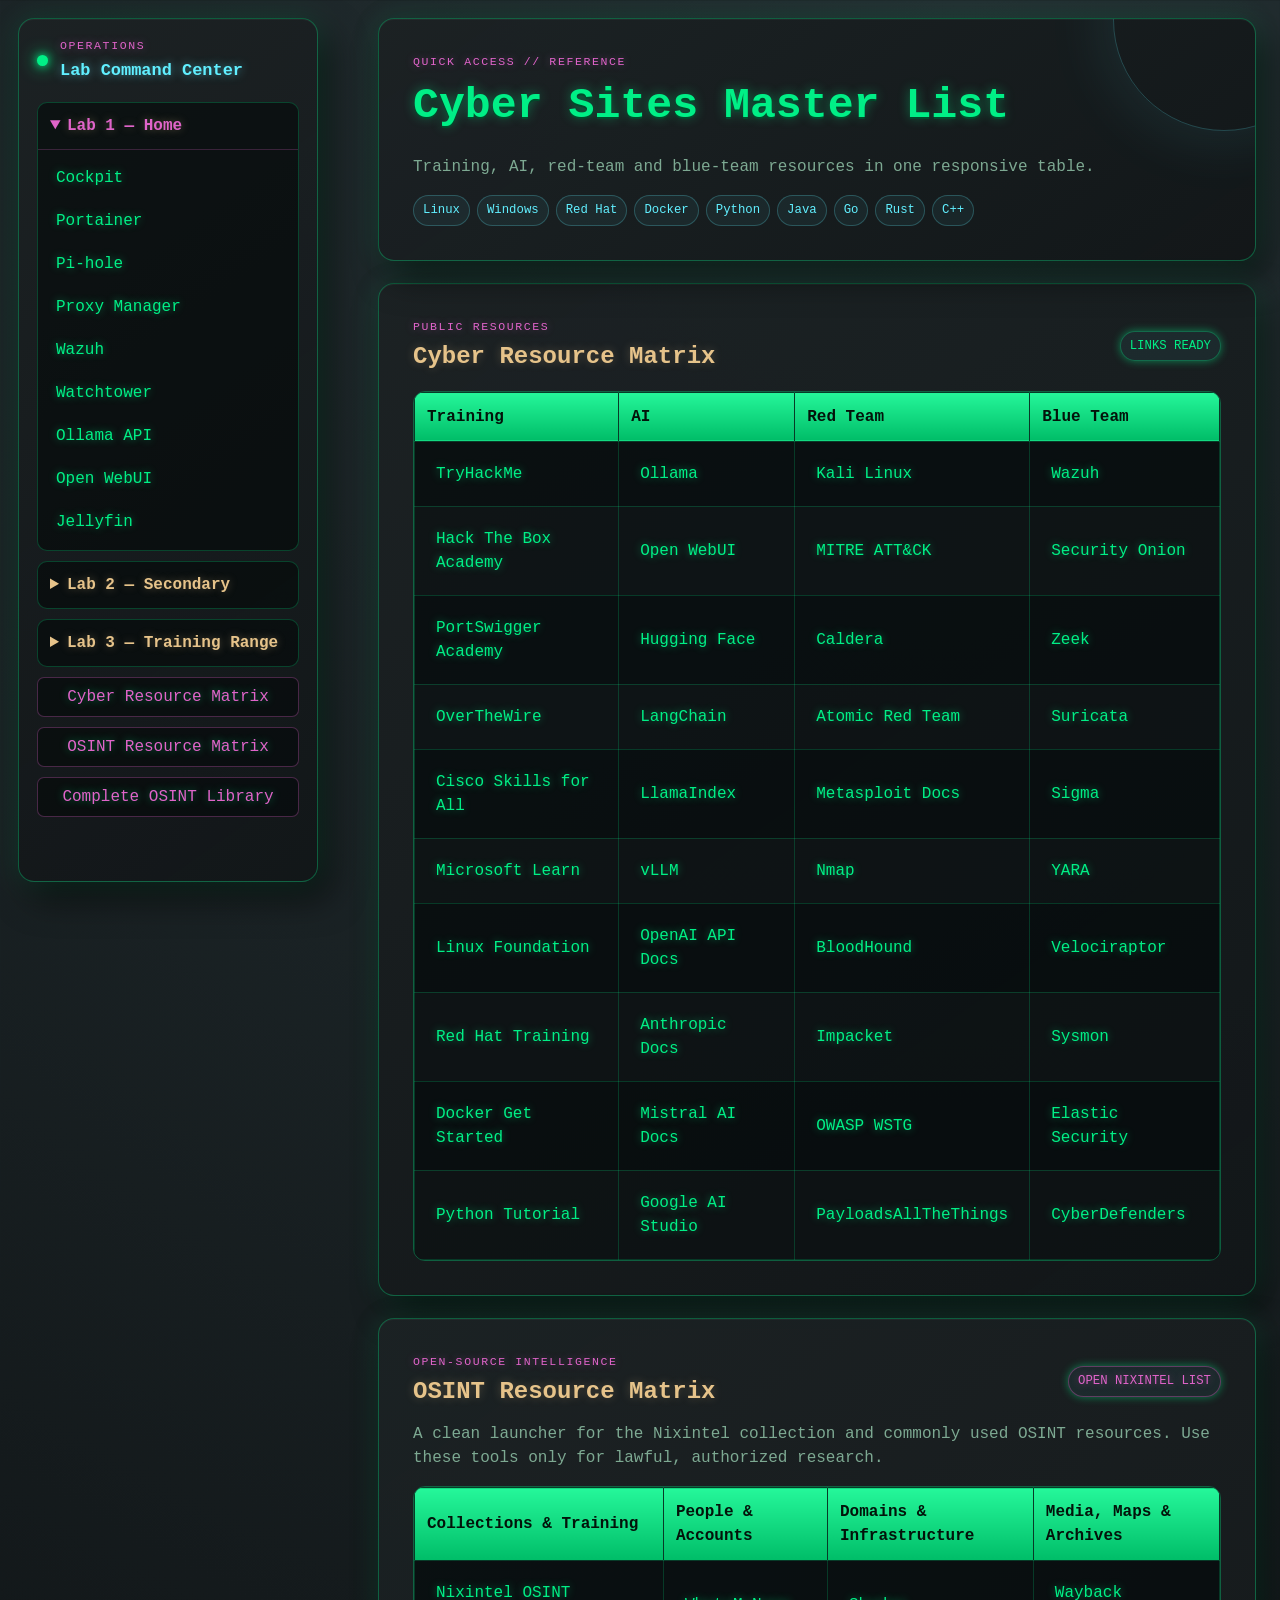
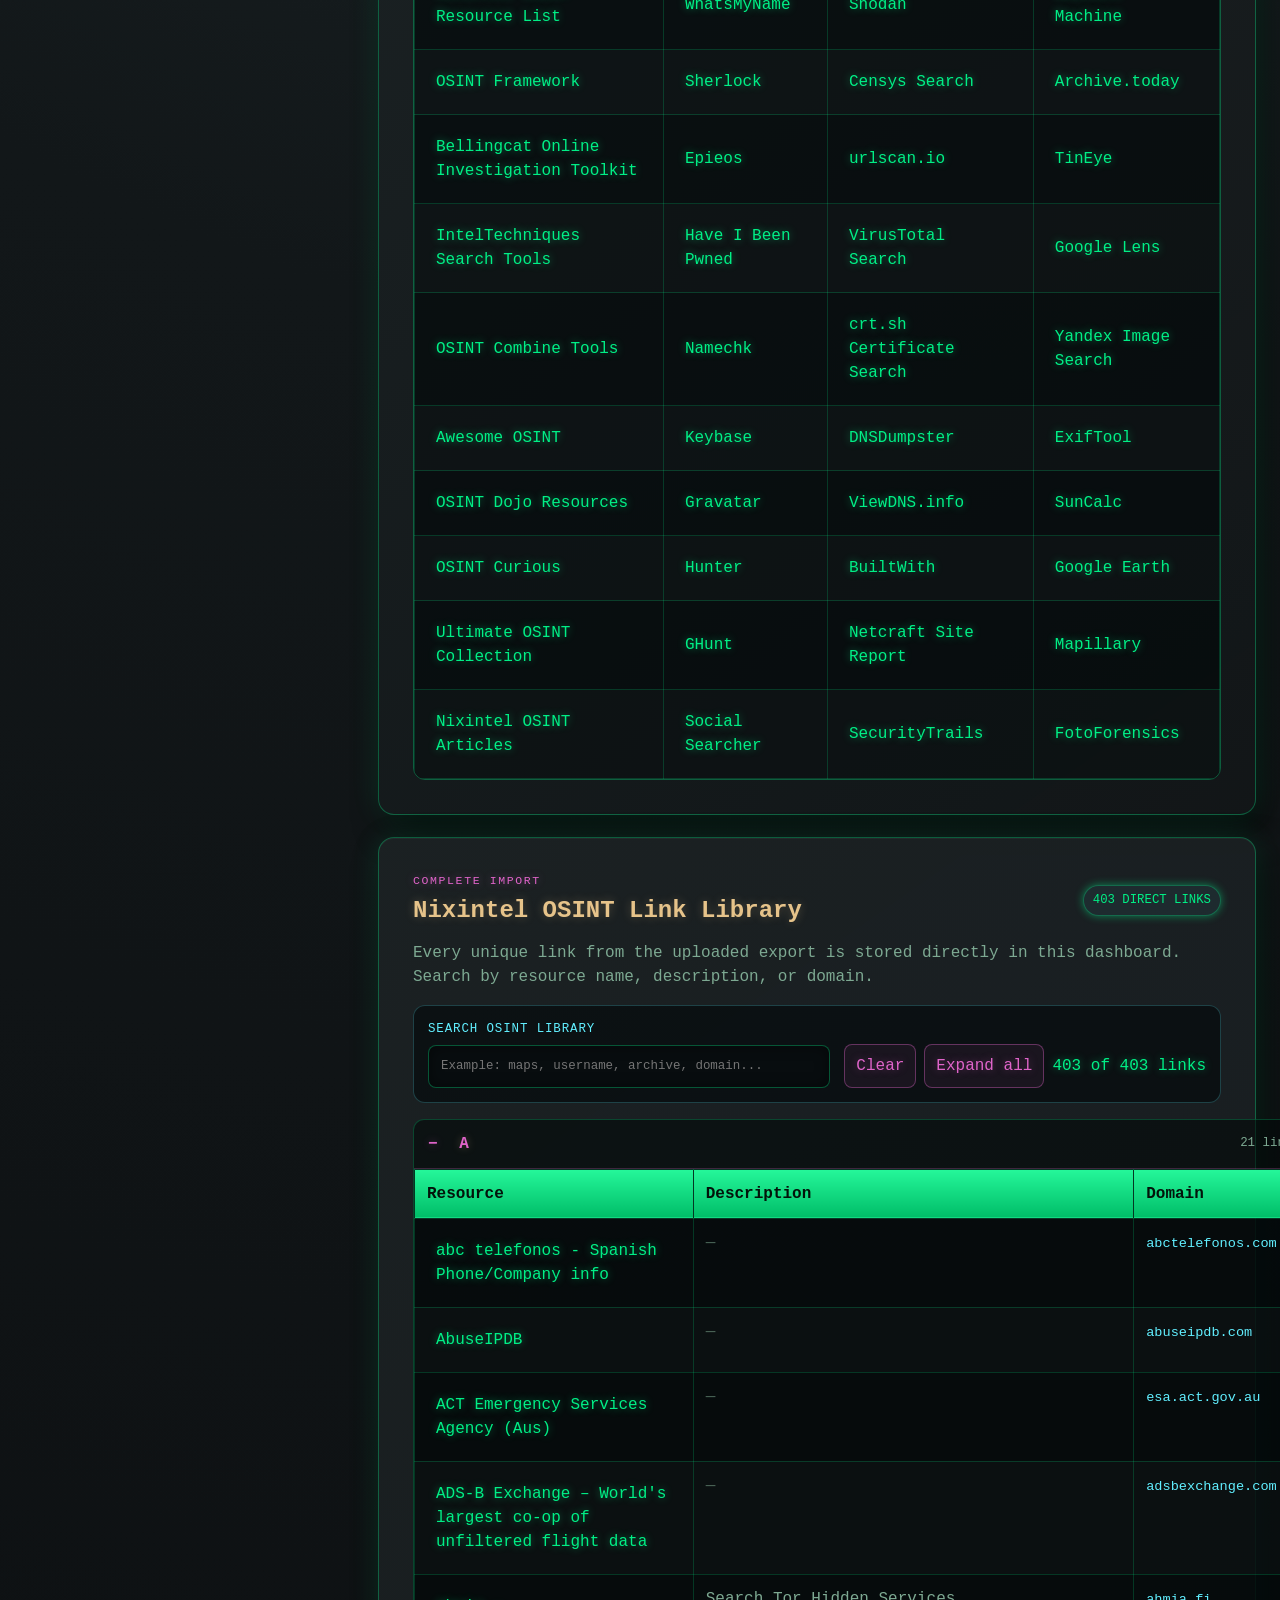
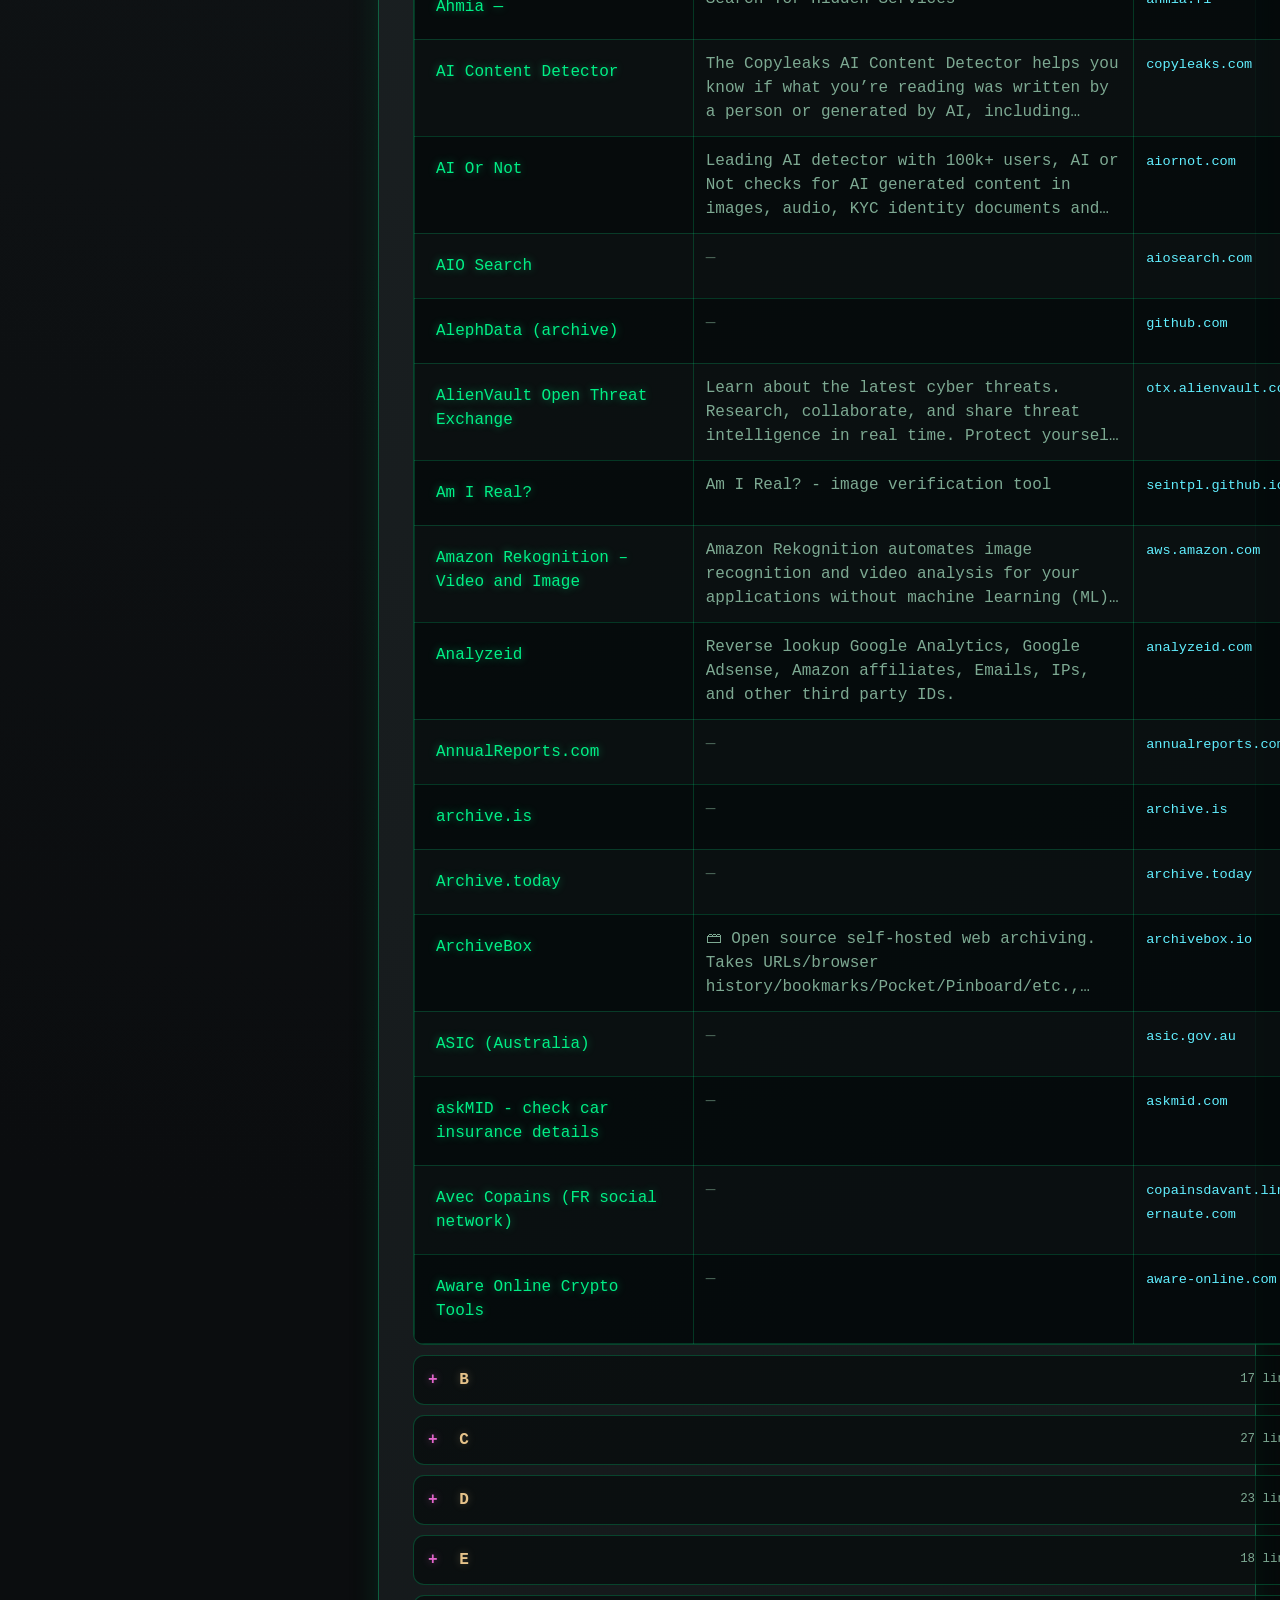
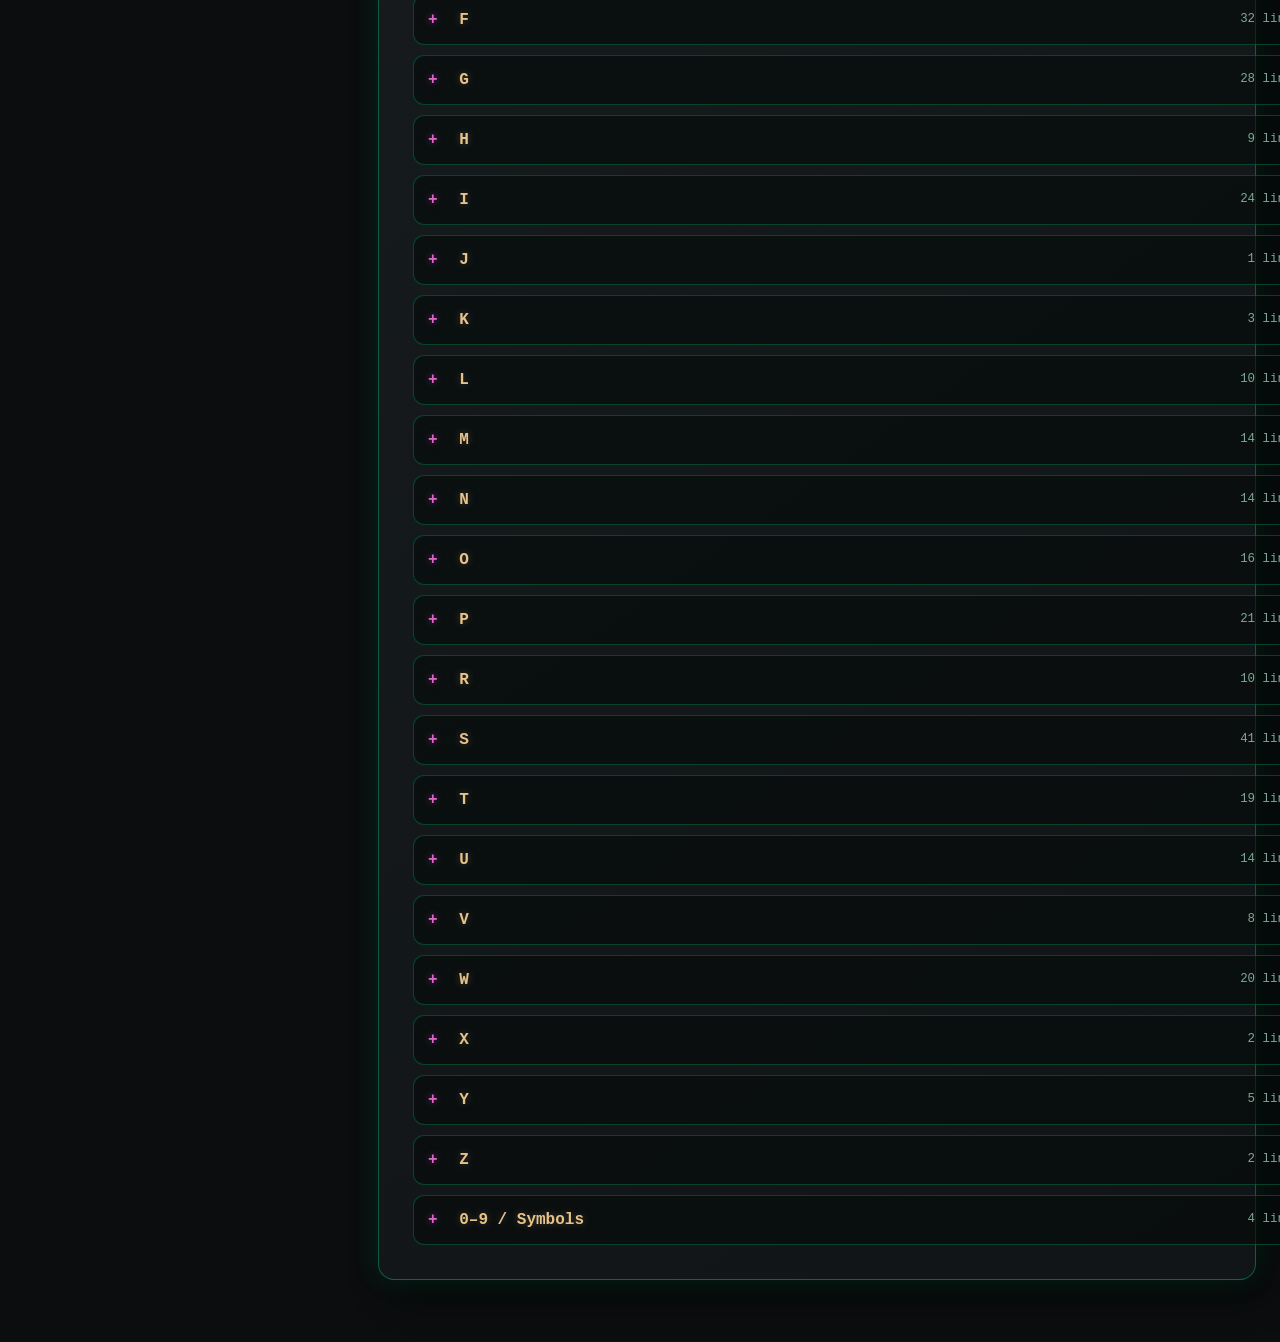
<file: index.html>
<!DOCTYPE html>
<html lang="en">
<head>
  <meta charset="UTF-8">
  <meta name="viewport" content="width=device-width, initial-scale=1">
  <meta name="color-scheme" content="dark">
  <title>Lab Command Center</title>
  <link rel="stylesheet" href="styles.css">
</head>
<body>
  <aside class="sidebar panel" aria-label="Lab navigation">
    <header class="brand">
      <span class="status-dot" aria-hidden="true"></span>
      <div>
        <p class="eyebrow">OPERATIONS</p>
        <h1>Lab Command Center</h1>
      </div>
    </header>

    <nav class="lab-menu">
      <details class="nav-group" open>
        <summary>Lab 1 — Home</summary>
        <div class="nav-links">
          <a href="https://192.168.1.219:9090">Cockpit</a>
          <a href="https://192.168.1.219:9443">Portainer</a>
          <a href="http://192.168.1.220/admin/">Pi-hole</a>
          <a href="http://192.168.1.219:81">Proxy Manager</a>
          <a href="https://192.168.1.219:5601">Wazuh</a>
          <a href="http://192.168.1.219:8080">Watchtower</a>
          <a href="http://192.168.1.200:11434">Ollama API</a>
          <a href="http://192.168.1.219:3000">Open WebUI</a>
          <a href="http://192.168.1.219:8096">Jellyfin</a>
        </div>
      </details>

      <details class="nav-group">
        <summary>Lab 2 — Secondary</summary>
        <div class="nav-links">
          <a href="https://192.168.1.200:9090">Cockpit</a>
          <a href="https://192.168.1.200:9443">Portainer</a>
          <a href="http://192.168.1.200/admin/">Pi-hole</a>
          <a href="http://192.168.1.200:81">Proxy Manager</a>
          <a href="https://192.168.1.200:5601">Wazuh</a>
          <a href="http://192.168.1.200:8080">Watchtower</a>
          <a href="http://192.168.1.200:11434">Ollama API</a>
          <a href="http://192.168.1.200:3000">Open WebUI</a>
          <a href="http://192.168.1.200:5003">GroqCloud Proxy</a>
          <a href="http://192.168.1.200:5001">Baseten Proxy</a>
          <a href="http://192.168.1.200:8888">Caldera</a>
          <a href="http://192.168.1.200:9999">GitLab Internal</a>
        </div>
      </details>

      <details class="nav-group">
        <summary>Lab 3 — Training Range</summary>
        <div class="nav-links">
          <h2>Network</h2>
          <a href="https://192.168.1.1">Router 2</a>
          <a href="https://192.168.1.2">Router 1</a>
          <a href="https://192.168.1.1">Access Point 1</a>
          <a href="https://192.168.1.1">Access Point 2</a>
          <a href="http://127.0.0.1:8080">Local Web</a>

          <h2>Cockpit</h2>
          <a href="https://192.168.1.102:9090">Red Server</a>
          <a href="https://192.168.1.105:9090">Blue Server</a>
          <a href="https://192.168.1.103:9090">Grey Server</a>

          <h2>Portainer</h2>
          <a href="https://192.168.1.102:9443">Red Portainer</a>
          <a href="https://192.168.1.105:9443">Blue Portainer</a>
          <a href="https://192.168.1.103:9443">Grey Portainer</a>

          <h2>Dashboards</h2>
          <a href="https://192.168.1.102:9090">Red Dashboard</a>
          <a href="https://192.168.1.105:9090">Blue Dashboard</a>
          <a href="https://192.168.1.103:9090">Grey Dashboard</a>

          <h2>Other</h2>
          <a href="http://192.168.1.105:8096">Training Library</a>
          <a href="https://192.168.1.105:5601">Wazuh</a>
          <a href="http://192.168.1.101:8888">Caldera</a>
          <a href="https://github.com/login">GitHub</a>

          <h2>Samba</h2>
          <a href="file://192.168.1.105/Training-Backups/">Training Backups</a>
          <a href="file://192.168.1.105/Host-Backups/">Host Backups</a>
          <a href="file://192.168.1.105/TrainingLab/">Training Lab</a>
        </div>
      </details>

      <a class="resource-jump" href="#resources">Cyber Resource Matrix</a>
      <a class="resource-jump" href="#osint-resources">OSINT Resource Matrix</a>
      <a class="resource-jump" href="#osint-library">Complete OSINT Library</a>
    </nav>
  </aside>

  <main class="content">
    <section class="hero panel">
      <p class="eyebrow">QUICK ACCESS // REFERENCE</p>
      <h2>Cyber Sites Master List</h2>
      <p>Training, AI, red-team and blue-team resources in one responsive table.</p>
      <div class="stack-tags" aria-label="Topics">
        <span>Linux</span><span>Windows</span><span>Red Hat</span><span>Docker</span>
        <span>Python</span><span>Java</span><span>Go</span><span>Rust</span><span>C++</span>
      </div>
    </section>

    <section id="resources" class="resource-section panel" aria-labelledby="resources-title">
      <div class="section-heading">
        <div>
          <p class="eyebrow">PUBLIC RESOURCES</p>
          <h2 id="resources-title">Cyber Resource Matrix</h2>
        </div>
        <span class="live-badge">LINKS READY</span>
      </div>

      <div class="table-wrap">
        <table>
          <thead>
            <tr>
              <th scope="col">Training</th>
              <th scope="col">AI</th>
              <th scope="col">Red Team</th>
              <th scope="col">Blue Team</th>
            </tr>
          </thead>
          <tbody>
            <tr>
              <td><a href="https://tryhackme.com/">TryHackMe</a></td>
              <td><a href="https://ollama.com/">Ollama</a></td>
              <td><a href="https://www.kali.org/">Kali Linux</a></td>
              <td><a href="https://wazuh.com/">Wazuh</a></td>
            </tr>
            <tr>
              <td><a href="https://academy.hackthebox.com/">Hack The Box Academy</a></td>
              <td><a href="https://docs.openwebui.com/">Open WebUI</a></td>
              <td><a href="https://attack.mitre.org/">MITRE ATT&amp;CK</a></td>
              <td><a href="https://securityonionsolutions.com/software/">Security Onion</a></td>
            </tr>
            <tr>
              <td><a href="https://portswigger.net/web-security">PortSwigger Academy</a></td>
              <td><a href="https://huggingface.co/">Hugging Face</a></td>
              <td><a href="https://github.com/apache/caldera">Caldera</a></td>
              <td><a href="https://zeek.org/">Zeek</a></td>
            </tr>
            <tr>
              <td><a href="https://overthewire.org/wargames/">OverTheWire</a></td>
              <td><a href="https://www.langchain.com/">LangChain</a></td>
              <td><a href="https://www.atomicredteam.io/">Atomic Red Team</a></td>
              <td><a href="https://suricata.io/">Suricata</a></td>
            </tr>
            <tr>
              <td><a href="https://skillsforall.com/">Cisco Skills for All</a></td>
              <td><a href="https://docs.llamaindex.ai/">LlamaIndex</a></td>
              <td><a href="https://docs.metasploit.com/">Metasploit Docs</a></td>
              <td><a href="https://sigmahq.io/">Sigma</a></td>
            </tr>
            <tr>
              <td><a href="https://learn.microsoft.com/training/">Microsoft Learn</a></td>
              <td><a href="https://docs.vllm.ai/">vLLM</a></td>
              <td><a href="https://nmap.org/">Nmap</a></td>
              <td><a href="https://virustotal.github.io/yara/">YARA</a></td>
            </tr>
            <tr>
              <td><a href="https://training.linuxfoundation.org/">Linux Foundation</a></td>
              <td><a href="https://platform.openai.com/docs/">OpenAI API Docs</a></td>
              <td><a href="https://bloodhound.specterops.io/">BloodHound</a></td>
              <td><a href="https://docs.velociraptor.app/">Velociraptor</a></td>
            </tr>
            <tr>
              <td><a href="https://www.redhat.com/en/services/training-and-certification">Red Hat Training</a></td>
              <td><a href="https://docs.anthropic.com/">Anthropic Docs</a></td>
              <td><a href="https://github.com/fortra/impacket">Impacket</a></td>
              <td><a href="https://learn.microsoft.com/sysinternals/downloads/sysmon">Sysmon</a></td>
            </tr>
            <tr>
              <td><a href="https://docs.docker.com/get-started/">Docker Get Started</a></td>
              <td><a href="https://docs.mistral.ai/">Mistral AI Docs</a></td>
              <td><a href="https://owasp.org/www-project-web-security-testing-guide/">OWASP WSTG</a></td>
              <td><a href="https://www.elastic.co/security">Elastic Security</a></td>
            </tr>
            <tr>
              <td><a href="https://docs.python.org/3/tutorial/">Python Tutorial</a></td>
              <td><a href="https://aistudio.google.com/">Google AI Studio</a></td>
              <td><a href="https://github.com/swisskyrepo/PayloadsAllTheThings">PayloadsAllTheThings</a></td>
              <td><a href="https://cyberdefenders.org/">CyberDefenders</a></td>
            </tr>
          </tbody>
        </table>
      </div>
    </section>

    <section id="osint-resources" class="resource-section panel" aria-labelledby="osint-title">
      <div class="section-heading">
        <div>
          <p class="eyebrow">OPEN-SOURCE INTELLIGENCE</p>
          <h2 id="osint-title">OSINT Resource Matrix</h2>
        </div>
        <a class="live-badge master-link" href="https://start.me/p/rx6Qj8/nixintel-s-osint-resource-list">OPEN NIXINTEL LIST</a>
      </div>

      <p class="section-note">
        A clean launcher for the Nixintel collection and commonly used OSINT resources. Use these tools only for lawful, authorized research.
      </p>

      <div class="table-wrap">
        <table>
          <thead>
            <tr>
              <th scope="col">Collections &amp; Training</th>
              <th scope="col">People &amp; Accounts</th>
              <th scope="col">Domains &amp; Infrastructure</th>
              <th scope="col">Media, Maps &amp; Archives</th>
            </tr>
          </thead>
          <tbody>
            <tr>
              <td><a href="https://start.me/p/rx6Qj8/nixintel-s-osint-resource-list">Nixintel OSINT Resource List</a></td>
              <td><a href="https://whatsmyname.app/">WhatsMyName</a></td>
              <td><a href="https://www.shodan.io/">Shodan</a></td>
              <td><a href="https://web.archive.org/">Wayback Machine</a></td>
            </tr>
            <tr>
              <td><a href="https://osintframework.com/">OSINT Framework</a></td>
              <td><a href="https://github.com/sherlock-project/sherlock">Sherlock</a></td>
              <td><a href="https://search.censys.io/">Censys Search</a></td>
              <td><a href="https://archive.ph/">Archive.today</a></td>
            </tr>
            <tr>
              <td><a href="https://bellingcat.gitbook.io/toolkit/">Bellingcat Online Investigation Toolkit</a></td>
              <td><a href="https://epieos.com/">Epieos</a></td>
              <td><a href="https://urlscan.io/">urlscan.io</a></td>
              <td><a href="https://tineye.com/">TinEye</a></td>
            </tr>
            <tr>
              <td><a href="https://inteltechniques.com/tools/">IntelTechniques Search Tools</a></td>
              <td><a href="https://haveibeenpwned.com/">Have I Been Pwned</a></td>
              <td><a href="https://www.virustotal.com/gui/home/search">VirusTotal Search</a></td>
              <td><a href="https://lens.google.com/">Google Lens</a></td>
            </tr>
            <tr>
              <td><a href="https://www.osintcombine.com/tools">OSINT Combine Tools</a></td>
              <td><a href="https://namechk.com/">Namechk</a></td>
              <td><a href="https://crt.sh/">crt.sh Certificate Search</a></td>
              <td><a href="https://yandex.com/images/">Yandex Image Search</a></td>
            </tr>
            <tr>
              <td><a href="https://github.com/jivoi/awesome-osint">Awesome OSINT</a></td>
              <td><a href="https://keybase.io/">Keybase</a></td>
              <td><a href="https://dnsdumpster.com/">DNSDumpster</a></td>
              <td><a href="https://exiftool.org/">ExifTool</a></td>
            </tr>
            <tr>
              <td><a href="https://www.osintdojo.com/resources/">OSINT Dojo Resources</a></td>
              <td><a href="https://gravatar.com/">Gravatar</a></td>
              <td><a href="https://viewdns.info/">ViewDNS.info</a></td>
              <td><a href="https://www.suncalc.org/">SunCalc</a></td>
            </tr>
            <tr>
              <td><a href="https://www.osintcurio.us/">OSINT Curious</a></td>
              <td><a href="https://hunter.io/">Hunter</a></td>
              <td><a href="https://builtwith.com/">BuiltWith</a></td>
              <td><a href="https://earth.google.com/web/">Google Earth</a></td>
            </tr>
            <tr>
              <td><a href="https://start.me/p/DPYPMz/the-ultimate-osint-collection">Ultimate OSINT Collection</a></td>
              <td><a href="https://github.com/mxrch/GHunt">GHunt</a></td>
              <td><a href="https://sitereport.netcraft.com/">Netcraft Site Report</a></td>
              <td><a href="https://www.mapillary.com/app/">Mapillary</a></td>
            </tr>
            <tr>
              <td><a href="https://nixintel.info/tag/osint-tools/">Nixintel OSINT Articles</a></td>
              <td><a href="https://www.social-searcher.com/">Social Searcher</a></td>
              <td><a href="https://www.securitytrails.com/">SecurityTrails</a></td>
              <td><a href="https://fotoforensics.com/">FotoForensics</a></td>
            </tr>
          </tbody>
        </table>
      </div>
    </section>


    <section id="osint-library" class="resource-section panel" aria-labelledby="osint-library-title">
      <div class="section-heading">
        <div>
          <p class="eyebrow">COMPLETE IMPORT</p>
          <h2 id="osint-library-title">Nixintel OSINT Link Library</h2>
        </div>
        <span class="live-badge">403 DIRECT LINKS</span>
      </div>
      <p class="section-note">Every unique link from the uploaded export is stored directly in this dashboard. Search by resource name, description, or domain.</p>
      <div class="library-toolbar" role="search">
        <label class="search-box" for="osint-search">
          <span>Search OSINT library</span>
          <input id="osint-search" type="search" autocomplete="off" placeholder="Example: maps, username, archive, domain...">
        </label>
        <div class="library-actions">
          <button id="osint-clear" type="button">Clear</button>
          <button id="osint-expand" type="button" aria-pressed="false">Expand all</button>
          <output id="osint-count" for="osint-search">403 of 403 links</output>
        </div>
      </div>
      <div id="osint-groups" class="alpha-groups">
        <details class="alpha-group" data-group="A" open>
          <summary><span>A</span><span class="group-count">21 links</span></summary>
          <div class="table-wrap library-table-wrap">
            <table class="osint-table">
              <thead><tr><th scope="col">Resource</th><th scope="col">Description</th><th scope="col">Domain</th></tr></thead>
              <tbody>
                <tr class="osint-row" data-search="abc telefonos - spanish phone/company info  abctelefonos.com https://www.abctelefonos.com/">
                  <td><a href="https://www.abctelefonos.com/">abc telefonos - Spanish Phone/Company info</a></td>
                  <td><span class="no-description">—</span></td>
                  <td><code>abctelefonos.com</code></td>
                </tr>
                <tr class="osint-row" data-search="abuseipdb  abuseipdb.com https://www.abuseipdb.com/">
                  <td><a href="https://www.abuseipdb.com/">AbuseIPDB</a></td>
                  <td><span class="no-description">—</span></td>
                  <td><code>abuseipdb.com</code></td>
                </tr>
                <tr class="osint-row" data-search="act emergency services agency (aus)  esa.act.gov.au https://esa.act.gov.au/?fullmap=true">
                  <td><a href="https://esa.act.gov.au/?fullmap=true">ACT Emergency Services Agency (Aus)</a></td>
                  <td><span class="no-description">—</span></td>
                  <td><code>esa.act.gov.au</code></td>
                </tr>
                <tr class="osint-row" data-search="ads-b exchange – world&#x27;s largest co-op of unfiltered flight data  adsbexchange.com https://www.adsbexchange.com/">
                  <td><a href="https://www.adsbexchange.com/">ADS-B Exchange – World&#x27;s largest co-op of unfiltered flight data</a></td>
                  <td><span class="no-description">—</span></td>
                  <td><code>adsbexchange.com</code></td>
                </tr>
                <tr class="osint-row" data-search="ahmia — search tor hidden services ahmia.fi https://ahmia.fi/">
                  <td><a href="https://ahmia.fi/">Ahmia —</a></td>
                  <td><p class="resource-description">Search Tor Hidden Services</p></td>
                  <td><code>ahmia.fi</code></td>
                </tr>
                <tr class="osint-row" data-search="ai content detector the copyleaks ai content detector helps you know if what you’re reading was written by a person or generated by ai, including chatgpt. copyleaks.com https://copyleaks.com/ai-content-detector">
                  <td><a href="https://copyleaks.com/ai-content-detector">AI Content Detector</a></td>
                  <td><p class="resource-description">The Copyleaks AI Content Detector helps you know if what you’re reading was written by a person or generated by AI, including ChatGPT.</p></td>
                  <td><code>copyleaks.com</code></td>
                </tr>
                <tr class="osint-row" data-search="ai or not leading ai detector with 100k+ users, ai or not checks for ai generated content in images, audio, kyc identity documents and more. aiornot.com https://www.aiornot.com/">
                  <td><a href="https://www.aiornot.com/">AI Or Not</a></td>
                  <td><p class="resource-description">Leading AI detector with 100k+ users, AI or Not checks for AI generated content in images, audio, KYC identity documents and more.</p></td>
                  <td><code>aiornot.com</code></td>
                </tr>
                <tr class="osint-row" data-search="aio search  aiosearch.com http://www.aiosearch.com/">
                  <td><a href="http://www.aiosearch.com/">AIO Search</a></td>
                  <td><span class="no-description">—</span></td>
                  <td><code>aiosearch.com</code></td>
                </tr>
                <tr class="osint-row" data-search="alephdata (archive)  github.com https://github.com/alephdata/datadesktop/releases">
                  <td><a href="https://github.com/alephdata/datadesktop/releases">AlephData (archive)</a></td>
                  <td><span class="no-description">—</span></td>
                  <td><code>github.com</code></td>
                </tr>
                <tr class="osint-row" data-search="alienvault open threat exchange learn about the latest cyber threats. research, collaborate, and share threat intelligence in real time. protect yourself and the community against today&#x27;s emerging threats. otx.alienvault.com https://otx.alienvault.com/">
                  <td><a href="https://otx.alienvault.com/">AlienVault Open Threat Exchange</a></td>
                  <td><p class="resource-description">Learn about the latest cyber threats. Research, collaborate, and share threat intelligence in real time. Protect yourself and the community against today&#x27;s emerging threats.</p></td>
                  <td><code>otx.alienvault.com</code></td>
                </tr>
                <tr class="osint-row" data-search="am i real? am i real? - image verification tool seintpl.github.io https://seintpl.github.io/amireal/">
                  <td><a href="https://seintpl.github.io/AmIReal/">Am I Real?</a></td>
                  <td><p class="resource-description">Am I Real? - image verification tool</p></td>
                  <td><code>seintpl.github.io</code></td>
                </tr>
                <tr class="osint-row" data-search="amazon rekognition – video and image amazon rekognition automates image recognition and video analysis for your applications without machine learning (ml) experience. aws.amazon.com https://aws.amazon.com/rekognition/">
                  <td><a href="https://aws.amazon.com/rekognition/">Amazon Rekognition – Video and Image</a></td>
                  <td><p class="resource-description">Amazon Rekognition automates image recognition and video analysis for your applications without machine learning (ML) experience.</p></td>
                  <td><code>aws.amazon.com</code></td>
                </tr>
                <tr class="osint-row" data-search="analyzeid reverse lookup google analytics, google adsense, amazon affiliates, emails, ips, and other third party ids. analyzeid.com https://analyzeid.com/">
                  <td><a href="https://analyzeid.com/">Analyzeid</a></td>
                  <td><p class="resource-description">Reverse lookup Google Analytics, Google Adsense, Amazon affiliates, Emails, IPs, and other third party IDs.</p></td>
                  <td><code>analyzeid.com</code></td>
                </tr>
                <tr class="osint-row" data-search="annualreports.com  annualreports.com http://www.annualreports.com/">
                  <td><a href="http://www.annualreports.com/">AnnualReports.com</a></td>
                  <td><span class="no-description">—</span></td>
                  <td><code>annualreports.com</code></td>
                </tr>
                <tr class="osint-row" data-search="archive.is  archive.is https://archive.is/">
                  <td><a href="https://archive.is/">archive.is</a></td>
                  <td><span class="no-description">—</span></td>
                  <td><code>archive.is</code></td>
                </tr>
                <tr class="osint-row" data-search="archive.today  archive.today https://archive.today/">
                  <td><a href="https://archive.today/">Archive.today</a></td>
                  <td><span class="no-description">—</span></td>
                  <td><code>archive.today</code></td>
                </tr>
                <tr class="osint-row" data-search="archivebox 🗃 open source self-hosted web archiving. takes urls/browser history/bookmarks/pocket/pinboard/etc., saves html, js, pdfs, media, and more… archivebox.io https://archivebox.io/">
                  <td><a href="https://archivebox.io/">ArchiveBox</a></td>
                  <td><p class="resource-description">🗃 Open source self-hosted web archiving. Takes URLs/browser history/bookmarks/Pocket/Pinboard/etc., saves HTML, JS, PDFs, media, and more…</p></td>
                  <td><code>archivebox.io</code></td>
                </tr>
                <tr class="osint-row" data-search="asic (australia)  asic.gov.au https://asic.gov.au/online-services/search-asics-registers/business-names/">
                  <td><a href="https://asic.gov.au/online-services/search-asics-registers/business-names/">ASIC (Australia)</a></td>
                  <td><span class="no-description">—</span></td>
                  <td><code>asic.gov.au</code></td>
                </tr>
                <tr class="osint-row" data-search="askmid - check car insurance details  askmid.com http://askmid.com/">
                  <td><a href="http://askmid.com/">askMID - check car insurance details</a></td>
                  <td><span class="no-description">—</span></td>
                  <td><code>askmid.com</code></td>
                </tr>
                <tr class="osint-row" data-search="avec copains (fr social network)  copainsdavant.linternaute.com https://copainsdavant.linternaute.com/">
                  <td><a href="https://copainsdavant.linternaute.com/">Avec Copains (FR social network)</a></td>
                  <td><span class="no-description">—</span></td>
                  <td><code>copainsdavant.linternaute.com</code></td>
                </tr>
                <tr class="osint-row" data-search="aware online crypto tools  aware-online.com https://www.aware-online.com/en/osint-tools/cryptocurrency-tools/">
                  <td><a href="https://www.aware-online.com/en/osint-tools/cryptocurrency-tools/">Aware Online Crypto Tools</a></td>
                  <td><span class="no-description">—</span></td>
                  <td><code>aware-online.com</code></td>
                </tr>
              </tbody>
            </table>
          </div>
        </details>
        <details class="alpha-group" data-group="B">
          <summary><span>B</span><span class="group-count">17 links</span></summary>
          <div class="table-wrap library-table-wrap">
            <table class="osint-table">
              <thead><tr><th scope="col">Resource</th><th scope="col">Description</th><th scope="col">Domain</th></tr></thead>
              <tbody>
                <tr class="osint-row" data-search="bar code reader  online-barcode-reader.inliteresearch.com https://online-barcode-reader.inliteresearch.com/">
                  <td><a href="https://online-barcode-reader.inliteresearch.com/">Bar Code Reader</a></td>
                  <td><span class="no-description">—</span></td>
                  <td><code>online-barcode-reader.inliteresearch.com</code></td>
                </tr>
                <tr class="osint-row" data-search="belgian company info &amp; accounts  nbb.be https://www.nbb.be/en/central-balance-sheet-office">
                  <td><a href="https://www.nbb.be/en/central-balance-sheet-office">Belgian Company Info &amp; Accounts</a></td>
                  <td><span class="no-description">—</span></td>
                  <td><code>nbb.be</code></td>
                </tr>
                <tr class="osint-row" data-search="belgian phone book (dutch)  1207.be https://www.1207.be/">
                  <td><a href="https://www.1207.be/">Belgian Phone Book (Dutch)</a></td>
                  <td><span class="no-description">—</span></td>
                  <td><code>1207.be</code></td>
                </tr>
                <tr class="osint-row" data-search="belgian phone book (french)  1307.be https://www.1307.be/">
                  <td><a href="https://www.1307.be/">Belgian Phone Book (French)</a></td>
                  <td><span class="no-description">—</span></td>
                  <td><code>1307.be</code></td>
                </tr>
                <tr class="osint-row" data-search="bellingcat/instagram-location-search finds instagram location ids near a specified latitude and longitude. - bellingcat/instagram-location-search github.com https://github.com/bellingcat/instagram-location-search">
                  <td><a href="https://github.com/bellingcat/instagram-location-search">bellingcat/instagram-location-search</a></td>
                  <td><p class="resource-description">Finds Instagram location IDs near a specified latitude and longitude. - bellingcat/instagram-location-search</p></td>
                  <td><code>github.com</code></td>
                </tr>
                <tr class="osint-row" data-search="bgp.he.net/  bgp.he.net https://bgp.he.net/">
                  <td><a href="https://bgp.he.net/">bgp.he.net/</a></td>
                  <td><span class="no-description">—</span></td>
                  <td><code>bgp.he.net</code></td>
                </tr>
                <tr class="osint-row" data-search="bgpview  bgpview.io https://bgpview.io/">
                  <td><a href="https://bgpview.io/">BGPView</a></td>
                  <td><span class="no-description">—</span></td>
                  <td><code>bgpview.io</code></td>
                </tr>
                <tr class="osint-row" data-search="big domain data download the largest whois database in the world with over 530 million domain names and 1.37 billion historical whois records. api access available. bigdomaindata.com https://www.bigdomaindata.com/">
                  <td><a href="https://www.bigdomaindata.com/">Big Domain Data</a></td>
                  <td><p class="resource-description">Download the largest WHOIS database in the world with over 530 Million domain names and 1.37 Billion Historical WHOIS records. API access available.</p></td>
                  <td><code>bigdomaindata.com</code></td>
                </tr>
                <tr class="osint-row" data-search="bing maps  bing.com https://www.bing.com/maps?form=z9lh2">
                  <td><a href="https://www.bing.com/maps?FORM=Z9LH2">Bing Maps</a></td>
                  <td><span class="no-description">—</span></td>
                  <td><code>bing.com</code></td>
                </tr>
                <tr class="osint-row" data-search="bing visual search  bing.com https://www.bing.com/visualsearch">
                  <td><a href="https://www.bing.com/visualsearch">Bing Visual Search</a></td>
                  <td><span class="no-description">—</span></td>
                  <td><code>bing.com</code></td>
                </tr>
                <tr class="osint-row" data-search="binsearch -- usenet search engine  binsearch.info https://www.binsearch.info/">
                  <td><a href="https://www.binsearch.info/">Binsearch -- Usenet search engine</a></td>
                  <td><span class="no-description">—</span></td>
                  <td><code>binsearch.info</code></td>
                </tr>
                <tr class="osint-row" data-search="bitcoin address lookup, checker and alerts  bitcoinwhoswho.com http://bitcoinwhoswho.com/">
                  <td><a href="http://bitcoinwhoswho.com/">Bitcoin Address Lookup, Checker and Alerts</a></td>
                  <td><span class="no-description">—</span></td>
                  <td><code>bitcoinwhoswho.com</code></td>
                </tr>
                <tr class="osint-row" data-search="bitcoin block explorer  blockexplorer.com https://blockexplorer.com/">
                  <td><a href="https://blockexplorer.com/">Bitcoin Block Explorer</a></td>
                  <td><span class="no-description">—</span></td>
                  <td><code>blockexplorer.com</code></td>
                </tr>
                <tr class="osint-row" data-search="blockchain explorer  blockchain.info http://blockchain.info/">
                  <td><a href="http://blockchain.info/">Blockchain Explorer</a></td>
                  <td><span class="no-description">—</span></td>
                  <td><code>blockchain.info</code></td>
                </tr>
                <tr class="osint-row" data-search="builtwith web technology information profiler tool. find out what a website is built with. builtwith.com https://builtwith.com/">
                  <td><a href="https://builtwith.com/">BuiltWith</a></td>
                  <td><p class="resource-description">Web technology information profiler tool. Find out what a website is built with.</p></td>
                  <td><code>builtwith.com</code></td>
                </tr>
                <tr class="osint-row" data-search="burial records, cremation records, grave maps, genealogy and ancestry at deceased online  deceasedonline.com https://www.deceasedonline.com/">
                  <td><a href="https://www.deceasedonline.com/">Burial records, cremation records, grave maps, genealogy and ancestry at Deceased Online</a></td>
                  <td><span class="no-description">—</span></td>
                  <td><code>deceasedonline.com</code></td>
                </tr>
                <tr class="osint-row" data-search="business intel (middle east &amp; africa)  cedar-rose.com https://www.cedar-rose.com/">
                  <td><a href="https://www.cedar-rose.com/">Business Intel (Middle East &amp; Africa)</a></td>
                  <td><span class="no-description">—</span></td>
                  <td><code>cedar-rose.com</code></td>
                </tr>
              </tbody>
            </table>
          </div>
        </details>
        <details class="alpha-group" data-group="C">
          <summary><span>C</span><span class="group-count">27 links</span></summary>
          <div class="table-wrap library-table-wrap">
            <table class="osint-table">
              <thead><tr><th scope="col">Resource</th><th scope="col">Description</th><th scope="col">Domain</th></tr></thead>
              <tbody>
                <tr class="osint-row" data-search="cached views  cachedviews.com https://cachedviews.com/">
                  <td><a href="https://cachedviews.com/">Cached Views</a></td>
                  <td><span class="no-description">—</span></td>
                  <td><code>cachedviews.com</code></td>
                </tr>
                <tr class="osint-row" data-search="canadian legal information institute  canlii.org https://www.canlii.org/en/">
                  <td><a href="https://www.canlii.org/en/">Canadian Legal Information Institute</a></td>
                  <td><span class="no-description">—</span></td>
                  <td><code>canlii.org</code></td>
                </tr>
                <tr class="osint-row" data-search="carnet.ai car make/model recognition api with 97% accuracy carnet.ai https://carnet.ai/">
                  <td><a href="https://carnet.ai/">Carnet.ai</a></td>
                  <td><p class="resource-description">Car Make/Model Recognition API with 97% Accuracy</p></td>
                  <td><code>carnet.ai</code></td>
                </tr>
                <tr class="osint-row" data-search="carrot2 clustering engine  search.carrot2.org https://search.carrot2.org/#/search/web">
                  <td><a href="https://search.carrot2.org/#/search/web">Carrot2 Clustering Engine</a></td>
                  <td><span class="no-description">—</span></td>
                  <td><code>search.carrot2.org</code></td>
                </tr>
                <tr class="osint-row" data-search="castellum.ai the most accurate, reliable and fastest financial crime prevention solution. don&#x27;t take our word for it, try it yourself. search sanctions, peps and 1000+ global watchlists in 100+ languages. castellum.ai https://www.castellum.ai/">
                  <td><a href="https://www.castellum.ai/">Castellum.AI</a></td>
                  <td><p class="resource-description">The most accurate, reliable and fastest financial crime prevention solution. Don&#x27;t take our word for it, try it yourself. Search sanctions, PEPs and 1000+ global watchlists in 100+ languages.</p></td>
                  <td><code>castellum.ai</code></td>
                </tr>
                <tr class="osint-row" data-search="cavalier™ — by hudson rock — compromised credentials notifications &amp; data for threat intelligence professionals  hudsonrock.com https://www.hudsonrock.com/cavalier">
                  <td><a href="https://www.hudsonrock.com/cavalier">Cavalier™ — by Hudson Rock — Compromised Credentials Notifications &amp; Data for Threat Intelligence Professionals</a></td>
                  <td><span class="no-description">—</span></td>
                  <td><code>hudsonrock.com</code></td>
                </tr>
                <tr class="osint-row" data-search="censys  censys.io https://censys.io/">
                  <td><a href="https://censys.io/">Censys</a></td>
                  <td><span class="no-description">—</span></td>
                  <td><code>censys.io</code></td>
                </tr>
                <tr class="osint-row" data-search="centralops - traceroute, nslookup, dig, whois lookup, ping - ipv6  centralops.net https://centralops.net/co/">
                  <td><a href="https://centralops.net/co/">CentralOps - traceroute, nslookup, dig, whois lookup, ping - IPv6</a></td>
                  <td><span class="no-description">—</span></td>
                  <td><code>centralops.net</code></td>
                </tr>
                <tr class="osint-row" data-search="certificate search - crt.sh  crt.sh https://crt.sh/">
                  <td><a href="https://crt.sh/">Certificate Search - crt.sh</a></td>
                  <td><span class="no-description">—</span></td>
                  <td><code>crt.sh</code></td>
                </tr>
                <tr class="osint-row" data-search="chain abuse  chainabuse.com https://www.chainabuse.com/?bca=true&amp;utm_source=bitcoinabuse">
                  <td><a href="https://www.chainabuse.com/?bca=true&amp;utm_source=bitcoinabuse">Chain Abuse</a></td>
                  <td><span class="no-description">—</span></td>
                  <td><code>chainabuse.com</code></td>
                </tr>
                <tr class="osint-row" data-search="check the mot status of a vehicle  gov.uk https://www.gov.uk/check-mot-status">
                  <td><a href="https://www.gov.uk/check-mot-status">Check the MOT status of a vehicle</a></td>
                  <td><span class="no-description">—</span></td>
                  <td><code>gov.uk</code></td>
                </tr>
                <tr class="osint-row" data-search="christophetd/cloudflair  github.com https://github.com/christophetd/cloudflair">
                  <td><a href="https://github.com/christophetd/CloudFlair">christophetd/CloudFlair</a></td>
                  <td><span class="no-description">—</span></td>
                  <td><code>github.com</code></td>
                </tr>
                <tr class="osint-row" data-search="cirt - default passwords  cirt.net https://cirt.net/passwords">
                  <td><a href="https://cirt.net/passwords">Cirt - Default Passwords</a></td>
                  <td><span class="no-description">—</span></td>
                  <td><code>cirt.net</code></td>
                </tr>
                <tr class="osint-row" data-search="cleanup.pictures remove unwanted objects from photos, people, text, and defects from any picture for free. it&#x27;s extremely easy in just a few clicks with our creative editing tool. cleanup.pictures https://cleanup.pictures/">
                  <td><a href="https://cleanup.pictures/">Cleanup.pictures</a></td>
                  <td><p class="resource-description">Remove unwanted objects from photos, people, text, and defects from any picture for free. It&#x27;s extremely easy in just a few clicks with our creative editing tool.</p></td>
                  <td><code>cleanup.pictures</code></td>
                </tr>
                <tr class="osint-row" data-search="cnmc - spanish phone operator lookup  numeracionyoperadores.cnmc.es https://numeracionyoperadores.cnmc.es/numeracion">
                  <td><a href="https://numeracionyoperadores.cnmc.es/numeracion">CNMC - Spanish Phone Operator Lookup</a></td>
                  <td><span class="no-description">—</span></td>
                  <td><code>numeracionyoperadores.cnmc.es</code></td>
                </tr>
                <tr class="osint-row" data-search="codelook  telecom-tariffs.co.uk https://www.telecom-tariffs.co.uk/codelook.htm">
                  <td><a href="https://www.telecom-tariffs.co.uk/codelook.htm">CodeLook</a></td>
                  <td><span class="no-description">—</span></td>
                  <td><code>telecom-tariffs.co.uk</code></td>
                </tr>
                <tr class="osint-row" data-search="companies house  gov.uk https://www.gov.uk/government/organisations/companies-house">
                  <td><a href="https://www.gov.uk/government/organisations/companies-house">Companies House</a></td>
                  <td><span class="no-description">—</span></td>
                  <td><code>gov.uk</code></td>
                </tr>
                <tr class="osint-row" data-search="companies house - overseas registries  gov.uk https://www.gov.uk/government/publications/overseas-registries/overseas-registries">
                  <td><a href="https://www.gov.uk/government/publications/overseas-registries/overseas-registries">Companies House - Overseas registries</a></td>
                  <td><span class="no-description">—</span></td>
                  <td><code>gov.uk</code></td>
                </tr>
                <tr class="osint-row" data-search="companiesintheuk  companiesintheuk.co.uk https://www.companiesintheuk.co.uk/">
                  <td><a href="https://www.companiesintheuk.co.uk/">CompaniesInTheUK</a></td>
                  <td><span class="no-description">—</span></td>
                  <td><code>companiesintheuk.co.uk</code></td>
                </tr>
                <tr class="osint-row" data-search="company &amp; people search (bulgaria)  papagal.bg https://papagal.bg/">
                  <td><a href="https://papagal.bg/">Company &amp; People Search (Bulgaria)</a></td>
                  <td><span class="no-description">—</span></td>
                  <td><code>papagal.bg</code></td>
                </tr>
                <tr class="osint-row" data-search="complete email header analysis. analyse, track ip here  iptrackeronline.com https://www.iptrackeronline.com/email-header-analysis.php">
                  <td><a href="https://www.iptrackeronline.com/email-header-analysis.php">Complete email header analysis. Analyse, track ip here</a></td>
                  <td><span class="no-description">—</span></td>
                  <td><code>iptrackeronline.com</code></td>
                </tr>
                <tr class="osint-row" data-search="completedns  completedns.com https://completedns.com/">
                  <td><a href="https://completedns.com/">CompleteDNS</a></td>
                  <td><span class="no-description">—</span></td>
                  <td><code>completedns.com</code></td>
                </tr>
                <tr class="osint-row" data-search="corporation wiki  corporationwiki.com https://www.corporationwiki.com/">
                  <td><a href="https://www.corporationwiki.com/">Corporation Wiki</a></td>
                  <td><span class="no-description">—</span></td>
                  <td><code>corporationwiki.com</code></td>
                </tr>
                <tr class="osint-row" data-search="corrections.com  corrections.com http://corrections.com/links/16">
                  <td><a href="http://corrections.com/links/16">Corrections.com</a></td>
                  <td><span class="no-description">—</span></td>
                  <td><code>corrections.com</code></td>
                </tr>
                <tr class="osint-row" data-search="crunchbase  crunchbase.com https://www.crunchbase.com/">
                  <td><a href="https://www.crunchbase.com/">Crunchbase</a></td>
                  <td><span class="no-description">—</span></td>
                  <td><code>crunchbase.com</code></td>
                </tr>
                <tr class="osint-row" data-search="cyberchef.io the cyber swiss army knife - a web app for encryption, encoding, compression and data analysis cyberchef.io https://cyberchef.io/">
                  <td><a href="https://cyberchef.io/">Cyberchef.io</a></td>
                  <td><p class="resource-description">The Cyber Swiss Army Knife - a web app for encryption, encoding, compression and data analysis</p></td>
                  <td><code>cyberchef.io</code></td>
                </tr>
                <tr class="osint-row" data-search="czech mapping portal (cz)  en.mapy.cz http://en.mapy.cz/">
                  <td><a href="http://en.mapy.cz/">Czech Mapping Portal (CZ)</a></td>
                  <td><span class="no-description">—</span></td>
                  <td><code>en.mapy.cz</code></td>
                </tr>
              </tbody>
            </table>
          </div>
        </details>
        <details class="alpha-group" data-group="D">
          <summary><span>D</span><span class="group-count">23 links</span></summary>
          <div class="table-wrap library-table-wrap">
            <table class="osint-table">
              <thead><tr><th scope="col">Resource</th><th scope="col">Description</th><th scope="col">Domain</th></tr></thead>
              <tbody>
                <tr class="osint-row" data-search="d&amp;b business directory  dnb.com https://www.dnb.com/business-directory.html">
                  <td><a href="https://www.dnb.com/business-directory.html">D&amp;B Business Directory</a></td>
                  <td><span class="no-description">—</span></td>
                  <td><code>dnb.com</code></td>
                </tr>
                <tr class="osint-row" data-search="darknetlive  darknetlive.com https://darknetlive.com/">
                  <td><a href="https://darknetlive.com/">DarknetLive</a></td>
                  <td><span class="no-description">—</span></td>
                  <td><code>darknetlive.com</code></td>
                </tr>
                <tr class="osint-row" data-search="das örtliche - german phone book  dasoertliche.de https://www.dasoertliche.de/">
                  <td><a href="https://www.dasoertliche.de/">Das Örtliche - German Phone Book</a></td>
                  <td><span class="no-description">—</span></td>
                  <td><code>dasoertliche.de</code></td>
                </tr>
                <tr class="osint-row" data-search="db timetable  bahn.com https://www.bahn.com/en/view/index.shtml">
                  <td><a href="https://www.bahn.com/en/view/index.shtml">DB Timetable</a></td>
                  <td><span class="no-description">—</span></td>
                  <td><code>bahn.com</code></td>
                </tr>
                <tr class="osint-row" data-search="db timetable archive  fernbahn.de https://www.fernbahn.de/datenbank/">
                  <td><a href="https://www.fernbahn.de/datenbank/">DB Timetable Archive</a></td>
                  <td><span class="no-description">—</span></td>
                  <td><code>fernbahn.de</code></td>
                </tr>
                <tr class="osint-row" data-search="death records (fr)  deces.matchid.io https://deces.matchid.io/search">
                  <td><a href="https://deces.matchid.io/search">Death Records (FR)</a></td>
                  <td><span class="no-description">—</span></td>
                  <td><code>deces.matchid.io</code></td>
                </tr>
                <tr class="osint-row" data-search="deepl translator translate texts &amp;amp; full document files instantly. accurate translations for individuals and teams. millions translate with deepl every day. deepl.com https://deepl.com/">
                  <td><a href="https://deepl.com/">DeepL Translator</a></td>
                  <td><p class="resource-description">Translate texts &amp;amp; full document files instantly. Accurate translations for individuals and Teams. Millions translate with DeepL every day.</p></td>
                  <td><code>deepl.com</code></td>
                </tr>
                <tr class="osint-row" data-search="default router passwords  routerpasswords.com https://www.routerpasswords.com/">
                  <td><a href="https://www.routerpasswords.com/">Default Router Passwords</a></td>
                  <td><span class="no-description">—</span></td>
                  <td><code>routerpasswords.com</code></td>
                </tr>
                <tr class="osint-row" data-search="dehashed — #freethepassword  dehashed.com https://dehashed.com/">
                  <td><a href="https://dehashed.com/">DeHashed — #FreeThePassword</a></td>
                  <td><span class="no-description">—</span></td>
                  <td><code>dehashed.com</code></td>
                </tr>
                <tr class="osint-row" data-search="detect, analyze, and compare faces with amazon rekognition detect, analyze, and compare faces with amazon rekognition aws.amazon.com https://aws.amazon.com/getting-started/hands-on/detect-analyze-compare-faces-rekognition/">
                  <td><a href="https://aws.amazon.com/getting-started/hands-on/detect-analyze-compare-faces-rekognition/">Detect, Analyze, and Compare Faces with Amazon Rekognition</a></td>
                  <td><p class="resource-description">Detect, Analyze, and Compare Faces with Amazon Rekognition</p></td>
                  <td><code>aws.amazon.com</code></td>
                </tr>
                <tr class="osint-row" data-search="disboard search disboard is the public discord server listing community. you can search discord servers by your interest like gaming, anime, music, etc. find and join some awesome servers listed here! disboard.org https://disboard.org/">
                  <td><a href="https://disboard.org/">Disboard Search</a></td>
                  <td><p class="resource-description">DISBOARD is the public Discord server listing community. You can search Discord servers by your interest like Gaming, Anime, Music, etc. Find and join some awesome servers listed here!</p></td>
                  <td><code>disboard.org</code></td>
                </tr>
                <tr class="osint-row" data-search="discord history tracker discord history tracker - save history of discord servers and private conversations dht.chylex.com https://dht.chylex.com/">
                  <td><a href="https://dht.chylex.com/">Discord History Tracker</a></td>
                  <td><p class="resource-description">Discord History Tracker - Save history of Discord servers and private conversations</p></td>
                  <td><code>dht.chylex.com</code></td>
                </tr>
                <tr class="osint-row" data-search="discord multi-tool atio is a aio script developed with python3. it gathers a total of 23 discord tools (including a rat, a raid tool, a token grabber, a crash video maker, etc). it has a pleasant and intuitive interface to facilitate the use of all with help and explanations for each of them. - github - astraadev/discord-all-tools-in-one: atio is a aio script developed with python3. it gathers a total of 23 discord tools (including a rat, a raid tool, a token grabber, a crash video maker, etc). it has a pleasant and intuitive interface to facilitate the use of all with help and explanations for each of them. github.com https://github.com/astraadev/discord-all-tools-in-one">
                  <td><a href="https://github.com/AstraaDev/Discord-All-Tools-In-One">Discord Multi-Tool</a></td>
                  <td><p class="resource-description">ATIO is a AIO Script Developed with Python3. It gathers a total of 23 Discord tools (including a RAT, a Raid Tool, a Token Grabber, a Crash Video Maker, etc). It has a pleasant and intuitive interface to facilitate the use of all with help and explanations for each of them. - GitHub - AstraaDev/Discord-All-Tools-In-One: ATIO is a AIO Script Developed with Python3. It gathers a total of 23 Discord tools (including a RAT, a Raid Tool, a Token Grabber, a Crash Video Maker, etc). It has a pleasant and intuitive interface to facilitate the use of all with help and explanations for each of them.</p></td>
                  <td><code>github.com</code></td>
                </tr>
                <tr class="osint-row" data-search="dns blacklist information  dnsbl.info https://www.dnsbl.info/">
                  <td><a href="https://www.dnsbl.info/">DNS Blacklist Information</a></td>
                  <td><span class="no-description">—</span></td>
                  <td><code>dnsbl.info</code></td>
                </tr>
                <tr class="osint-row" data-search="dns twister  dnstwister.report https://dnstwister.report/">
                  <td><a href="https://dnstwister.report/">DNS Twister</a></td>
                  <td><span class="no-description">—</span></td>
                  <td><code>dnstwister.report</code></td>
                </tr>
                <tr class="osint-row" data-search="dnsdumpster  dnsdumpster.com https://dnsdumpster.com/">
                  <td><a href="https://dnsdumpster.com/">dnsdumpster</a></td>
                  <td><span class="no-description">—</span></td>
                  <td><code>dnsdumpster.com</code></td>
                </tr>
                <tr class="osint-row" data-search="dnslytics dnslytics provides the ultimate online investigation tool. see detailed information about every ip address, domain name and provider. perform network tests like dns lookup, email testing and whois ... dnslytics.com https://dnslytics.com/">
                  <td><a href="https://dnslytics.com/">DNSLytics</a></td>
                  <td><p class="resource-description">DNSlytics provides the ultimate online investigation tool. See detailed information about every IP address, domain name and provider. Perform network tests like DNS lookup, email testing and WHOIS ...</p></td>
                  <td><code>dnslytics.com</code></td>
                </tr>
                <tr class="osint-row" data-search="domain iq analytics  domainiq.com https://www.domainiq.com/reverse_analytics">
                  <td><a href="https://www.domainiq.com/reverse_analytics">Domain IQ Analytics</a></td>
                  <td><span class="no-description">—</span></td>
                  <td><code>domainiq.com</code></td>
                </tr>
                <tr class="osint-row" data-search="domain tools  whois.domaintools.com https://whois.domaintools.com/">
                  <td><a href="https://whois.domaintools.com/">Domain Tools</a></td>
                  <td><span class="no-description">—</span></td>
                  <td><code>whois.domaintools.com</code></td>
                </tr>
                <tr class="osint-row" data-search="draw.io  draw.io https://www.draw.io/">
                  <td><a href="https://www.draw.io/">Draw.io</a></td>
                  <td><span class="no-description">—</span></td>
                  <td><code>draw.io</code></td>
                </tr>
                <tr class="osint-row" data-search="dual maps  data.mashedworld.com http://data.mashedworld.com/dualmaps/map.htm?x=-87.981906&amp;y=43.029482&amp;z=16&amp;gm=2&amp;ve=4&amp;gc=0&amp;bz=1&amp;bd=0&amp;mw=1&amp;mi=0&amp;mg=1&amp;mv=0">
                  <td><a href="http://data.mashedworld.com/dualmaps/map.htm?x=-87.981906&amp;y=43.029482&amp;z=16&amp;gm=2&amp;ve=4&amp;gc=0&amp;bz=1&amp;bd=0&amp;mw=1&amp;mi=0&amp;mg=1&amp;mv=0">Dual Maps</a></td>
                  <td><span class="no-description">—</span></td>
                  <td><code>data.mashedworld.com</code></td>
                </tr>
                <tr class="osint-row" data-search="duckduckgo  duckduckgo.com https://duckduckgo.com/">
                  <td><a href="https://duckduckgo.com/">DuckDuckGo</a></td>
                  <td><span class="no-description">—</span></td>
                  <td><code>duckduckgo.com</code></td>
                </tr>
                <tr class="osint-row" data-search="d﻿ark.fai﻿l: which darknet sites are online?  dark.fail https://dark.fail/">
                  <td><a href="https://dark.fail/">d﻿ark.fai﻿l: Which darknet sites are online?</a></td>
                  <td><span class="no-description">—</span></td>
                  <td><code>dark.fail</code></td>
                </tr>
              </tbody>
            </table>
          </div>
        </details>
        <details class="alpha-group" data-group="E">
          <summary><span>E</span><span class="group-count">18 links</span></summary>
          <div class="table-wrap library-table-wrap">
            <table class="osint-table">
              <thead><tr><th scope="col">Resource</th><th scope="col">Description</th><th scope="col">Domain</th></tr></thead>
              <tbody>
                <tr class="osint-row" data-search="e-mailrep.io - simple email reputation  emailrep.io https://emailrep.io/">
                  <td><a href="https://emailrep.io/">E-mailrep.io - Simple Email Reputation</a></td>
                  <td><span class="no-description">—</span></td>
                  <td><code>emailrep.io</code></td>
                </tr>
                <tr class="osint-row" data-search="earthcam - webcam network  earthcam.com https://earthcam.com/">
                  <td><a href="https://earthcam.com/">EarthCam - Webcam Network</a></td>
                  <td><span class="no-description">—</span></td>
                  <td><code>earthcam.com</code></td>
                </tr>
                <tr class="osint-row" data-search="edgar sec filings  sec.gov https://www.sec.gov/edgar/searchedgar/companysearch.html">
                  <td><a href="https://www.sec.gov/edgar/searchedgar/companysearch.html">EDGAR SEC Filings</a></td>
                  <td><span class="no-description">—</span></td>
                  <td><code>sec.gov</code></td>
                </tr>
                <tr class="osint-row" data-search="editus phonebook (lux)  editus.lu https://www.editus.lu/en">
                  <td><a href="https://www.editus.lu/en">Editus Phonebook (Lux)</a></td>
                  <td><span class="no-description">—</span></td>
                  <td><code>editus.lu</code></td>
                </tr>
                <tr class="osint-row" data-search="edmo repository  edmo.eu https://edmo.eu/resources/repositories/repository-of-fact-checking-articles/">
                  <td><a href="https://edmo.eu/resources/repositories/repository-of-fact-checking-articles/">EDMO Repository</a></td>
                  <td><span class="no-description">—</span></td>
                  <td><code>edmo.eu</code></td>
                </tr>
                <tr class="osint-row" data-search="electoral rolls - genes reunited  genesreunited.co.uk https://www.genesreunited.co.uk/articles/world-records/full-list-of-united-kingdom-records/census-land-and-surveys/electoral-rolls">
                  <td><a href="https://www.genesreunited.co.uk/articles/world-records/full-list-of-united-kingdom-records/census-land-and-surveys/electoral-rolls">Electoral Rolls - Genes Reunited</a></td>
                  <td><span class="no-description">—</span></td>
                  <td><code>genesreunited.co.uk</code></td>
                </tr>
                <tr class="osint-row" data-search="email dossier  centralops.net https://centralops.net/co/emaildossier.aspx">
                  <td><a href="https://centralops.net/co/emaildossier.aspx">Email Dossier</a></td>
                  <td><span class="no-description">—</span></td>
                  <td><code>centralops.net</code></td>
                </tr>
                <tr class="osint-row" data-search="email format  email-format.com https://email-format.com/">
                  <td><a href="https://email-format.com/">Email Format</a></td>
                  <td><span class="no-description">—</span></td>
                  <td><code>email-format.com</code></td>
                </tr>
                <tr class="osint-row" data-search="email header analyzer, rfc822 parser  mxtoolbox.com https://mxtoolbox.com/emailheaders.aspx">
                  <td><a href="https://mxtoolbox.com/EmailHeaders.aspx">Email Header Analyzer, RFC822 Parser</a></td>
                  <td><span class="no-description">—</span></td>
                  <td><code>mxtoolbox.com</code></td>
                </tr>
                <tr class="osint-row" data-search="email verifier  hunter.io https://hunter.io/email-verifier">
                  <td><a href="https://hunter.io/email-verifier">Email Verifier</a></td>
                  <td><span class="no-description">—</span></td>
                  <td><code>hunter.io</code></td>
                </tr>
                <tr class="osint-row" data-search="emailable email verifier  emailable.com https://emailable.com/email-verifier/">
                  <td><a href="https://emailable.com/email-verifier/">Emailable Email Verifier</a></td>
                  <td><span class="no-description">—</span></td>
                  <td><code>emailable.com</code></td>
                </tr>
                <tr class="osint-row" data-search="eniro (swe)  eniro.se https://www.eniro.se/">
                  <td><a href="https://www.eniro.se/">Eniro (SWE)</a></td>
                  <td><span class="no-description">—</span></td>
                  <td><code>eniro.se</code></td>
                </tr>
                <tr class="osint-row" data-search="epieos an osint search engine that allows you to perform an email or a phone reverse lookup, find related google reviews, and many other things. epieos.com https://epieos.com/">
                  <td><a href="https://epieos.com/">Epieos</a></td>
                  <td><p class="resource-description">An OSINT search engine that allows you to perform an email or a phone reverse lookup, find related google reviews, and many other things.</p></td>
                  <td><code>epieos.com</code></td>
                </tr>
                <tr class="osint-row" data-search="etools.ch - the transparent metasearch engine from switzerland  etools.ch https://etools.ch/">
                  <td><a href="https://etools.ch/">eTools.ch - The Transparent Metasearch Engine from Switzerland</a></td>
                  <td><span class="no-description">—</span></td>
                  <td><code>etools.ch</code></td>
                </tr>
                <tr class="osint-row" data-search="eu vs disinfo db  euvsdisinfo.eu https://euvsdisinfo.eu/disinformation-cases/">
                  <td><a href="https://euvsdisinfo.eu/disinformation-cases/">EU vs Disinfo DB</a></td>
                  <td><span class="no-description">—</span></td>
                  <td><code>euvsdisinfo.eu</code></td>
                </tr>
                <tr class="osint-row" data-search="eurid eurid is the registry manager of the .eu, .ею and .ευ domain names. eurid.eu https://eurid.eu/en/">
                  <td><a href="https://eurid.eu/en/">EURid</a></td>
                  <td><p class="resource-description">EURid is the registry manager of the .eu, .ею and .ευ domain names.</p></td>
                  <td><code>eurid.eu</code></td>
                </tr>
                <tr class="osint-row" data-search="exonerator – tor node checker  exonerator.torproject.org https://exonerator.torproject.org/">
                  <td><a href="https://exonerator.torproject.org/">ExoneraTor – Tor Node Checker</a></td>
                  <td><span class="no-description">—</span></td>
                  <td><code>exonerator.torproject.org</code></td>
                </tr>
                <tr class="osint-row" data-search="exploitalert - database of exploits  exploitalert.com http://www.exploitalert.com/">
                  <td><a href="http://www.exploitalert.com/">Exploitalert - database of exploits</a></td>
                  <td><span class="no-description">—</span></td>
                  <td><code>exploitalert.com</code></td>
                </tr>
              </tbody>
            </table>
          </div>
        </details>
        <details class="alpha-group" data-group="F">
          <summary><span>F</span><span class="group-count">32 links</span></summary>
          <div class="table-wrap library-table-wrap">
            <table class="osint-table">
              <thead><tr><th scope="col">Resource</th><th scope="col">Description</th><th scope="col">Domain</th></tr></thead>
              <tbody>
                <tr class="osint-row" data-search="f4map - interactive 3d map  demo.f4map.com https://demo.f4map.com/#camera.theta=0.9">
                  <td><a href="https://demo.f4map.com/#camera.theta=0.9">F4map - Interactive 3D map</a></td>
                  <td><span class="no-description">—</span></td>
                  <td><code>demo.f4map.com</code></td>
                </tr>
                <tr class="osint-row" data-search="face search • pimeyes pimeyes is an advanced face recognition search engine, a reverse image search tool, and a photo search mechanism used to find which websites publish your photos online. pimeyes.com https://pimeyes.com/en">
                  <td><a href="https://pimeyes.com/en">Face search • PimEyes</a></td>
                  <td><p class="resource-description">PimEyes is an advanced face recognition search engine, a reverse image search tool, and a photo search mechanism used to find which websites publish your photos online.</p></td>
                  <td><code>pimeyes.com</code></td>
                </tr>
                <tr class="osint-row" data-search="facebook  facebook.com http://www.facebook.com/">
                  <td><a href="http://www.facebook.com/">Facebook</a></td>
                  <td><span class="no-description">—</span></td>
                  <td><code>facebook.com</code></td>
                </tr>
                <tr class="osint-row" data-search="facebook - who posted what? fb keyword search generator whopostedwhat.com https://whopostedwhat.com/">
                  <td><a href="https://whopostedwhat.com/">Facebook - Who posted what?</a></td>
                  <td><p class="resource-description">FB keyword search generator</p></td>
                  <td><code>whopostedwhat.com</code></td>
                </tr>
                <tr class="osint-row" data-search="facebook ad library  facebook.com https://www.facebook.com/ads/library/">
                  <td><a href="https://www.facebook.com/ads/library/">Facebook Ad Library</a></td>
                  <td><span class="no-description">—</span></td>
                  <td><code>facebook.com</code></td>
                </tr>
                <tr class="osint-row" data-search="facebook id finder  randomtools.io https://randomtools.io/">
                  <td><a href="https://randomtools.io/">Facebook ID Finder</a></td>
                  <td><span class="no-description">—</span></td>
                  <td><code>randomtools.io</code></td>
                </tr>
                <tr class="osint-row" data-search="facecheck.id find anyone online with facecheck.id face recognition search engine. search for people by photo and verify you are talking to the person they claim to be. facecheck.id https://facecheck.id/">
                  <td><a href="https://facecheck.id/">Facecheck.id</a></td>
                  <td><p class="resource-description">Find anyone online with FaceCheck.ID face recognition search engine. Search for people by photo and verify you are talking to the person they claim to be.</p></td>
                  <td><code>facecheck.id</code></td>
                </tr>
                <tr class="osint-row" data-search="fastfire/deepdarkcti collection of cyber threat intelligence sources from the deep and dark web - fastfire/deepdarkcti github.com https://github.com/fastfire/deepdarkcti">
                  <td><a href="https://github.com/fastfire/deepdarkCTI">fastfire/deepdarkCTI</a></td>
                  <td><p class="resource-description">Collection of Cyber Threat Intelligence sources from the deep and dark web - fastfire/deepdarkCTI</p></td>
                  <td><code>github.com</code></td>
                </tr>
                <tr class="osint-row" data-search="fb breach checker check if your telephone number is present within the facebook data breach. haveibeenzuckered.com is a simple, secure and privacy-aware tool that does not store user-provided input. haveibeenzuckered.com https://haveibeenzuckered.com/">
                  <td><a href="https://haveibeenzuckered.com/">FB Breach Checker</a></td>
                  <td><p class="resource-description">Check if your telephone number is present within the Facebook data breach. HaveIBeenZuckered.com is a simple, secure and privacy-aware tool that does not store user-provided input.</p></td>
                  <td><code>haveibeenzuckered.com</code></td>
                </tr>
                <tr class="osint-row" data-search="federal election commission  fec.gov https://www.fec.gov/">
                  <td><a href="https://www.fec.gov/">Federal Election Commission</a></td>
                  <td><span class="no-description">—</span></td>
                  <td><code>fec.gov</code></td>
                </tr>
                <tr class="osint-row" data-search="fightercontrol - index page  fightercontrol.co.uk https://www.fightercontrol.co.uk/forum/index.php">
                  <td><a href="https://www.fightercontrol.co.uk/forum/index.php">FighterControl - Index page</a></td>
                  <td><span class="no-description">—</span></td>
                  <td><code>fightercontrol.co.uk</code></td>
                </tr>
                <tr class="osint-row" data-search="find google photo album by user id  get.google.com https://get.google.com/albumarchive/userid">
                  <td><a href="https://get.google.com/albumarchive/userID">Find Google Photo Album By User ID</a></td>
                  <td><span class="no-description">—</span></td>
                  <td><code>get.google.com</code></td>
                </tr>
                <tr class="osint-row" data-search="find my facebook id  lookup-id.com https://lookup-id.com/">
                  <td><a href="https://lookup-id.com/">Find my Facebook ID</a></td>
                  <td><span class="no-description">—</span></td>
                  <td><code>lookup-id.com</code></td>
                </tr>
                <tr class="osint-row" data-search="finn.no - items/property for sale (no)  finn.no https://www.finn.no/">
                  <td><a href="https://www.finn.no/">Finn.no - items/property for sale (NO)</a></td>
                  <td><span class="no-description">—</span></td>
                  <td><code>finn.no</code></td>
                </tr>
                <tr class="osint-row" data-search="fixmystreet  fixmystreet.com https://www.fixmystreet.com/">
                  <td><a href="https://www.fixmystreet.com/">FixMyStreet</a></td>
                  <td><span class="no-description">—</span></td>
                  <td><code>fixmystreet.com</code></td>
                </tr>
                <tr class="osint-row" data-search="flightaware  flightaware.com https://flightaware.com/">
                  <td><a href="https://flightaware.com/">FlightAware</a></td>
                  <td><span class="no-description">—</span></td>
                  <td><code>flightaware.com</code></td>
                </tr>
                <tr class="osint-row" data-search="flightradar24  flightradar24.com https://www.flightradar24.com/">
                  <td><a href="https://www.flightradar24.com/">Flightradar24</a></td>
                  <td><span class="no-description">—</span></td>
                  <td><code>flightradar24.com</code></td>
                </tr>
                <tr class="osint-row" data-search="follow that page - web monitor: we send you an email when your favorite page has changed.  followthatpage.com https://followthatpage.com/">
                  <td><a href="https://followthatpage.com/">Follow That Page - web monitor: we send you an email when your favorite page has changed.</a></td>
                  <td><span class="no-description">—</span></td>
                  <td><code>followthatpage.com</code></td>
                </tr>
                <tr class="osint-row" data-search="foreign travel advice (uk gov)  gov.uk https://www.gov.uk/foreign-travel-advice">
                  <td><a href="https://www.gov.uk/foreign-travel-advice">Foreign travel advice (UK Gov)</a></td>
                  <td><span class="no-description">—</span></td>
                  <td><code>gov.uk</code></td>
                </tr>
                <tr class="osint-row" data-search="forensic osint forensic osint, a powerful chrome extension by forensic notes, offers advanced web artifact capture. led by osint expert ritu gill, it&#x27;s your essential tool for digital investigations.: forensicosint.com https://www.forensicosint.com/">
                  <td><a href="https://www.forensicosint.com/">Forensic OSINT</a></td>
                  <td><p class="resource-description">Forensic OSINT, a powerful Chrome extension by Forensic Notes, offers advanced web artifact capture. Led by OSINT expert Ritu Gill, it&#x27;s your essential tool for digital investigations.:</p></td>
                  <td><code>forensicosint.com</code></td>
                </tr>
                <tr class="osint-row" data-search="forensically, free online photo forensics tools - 29a.ch  29a.ch https://29a.ch/photo-forensics/#forensic-magnifier">
                  <td><a href="https://29a.ch/photo-forensics/#forensic-magnifier">Forensically, free online photo forensics tools - 29a.ch</a></td>
                  <td><span class="no-description">—</span></td>
                  <td><code>29a.ch</code></td>
                </tr>
                <tr class="osint-row" data-search="forsint forsint is the perfect platform to help you create and maintain your investigation persona (sock puppets). forsint.com https://forsint.com/">
                  <td><a href="https://forsint.com/">FORSINT</a></td>
                  <td><p class="resource-description">FORSINT is the perfect platform to help you create and maintain your investigation persona (sock puppets).</p></td>
                  <td><code>forsint.com</code></td>
                </tr>
                <tr class="osint-row" data-search="fotoforensics  fotoforensics.com http://fotoforensics.com/">
                  <td><a href="http://fotoforensics.com/">FotoForensics</a></td>
                  <td><span class="no-description">—</span></td>
                  <td><code>fotoforensics.com</code></td>
                </tr>
                <tr class="osint-row" data-search="fouanalytics  fouanalytics.com https://fouanalytics.com/">
                  <td><a href="https://fouanalytics.com/">FouAnalytics</a></td>
                  <td><span class="no-description">—</span></td>
                  <td><code>fouanalytics.com</code></td>
                </tr>
                <tr class="osint-row" data-search="free ai detector the ai detector, with an impressive 98% accuracy rate, checks between human and ai-generated content from chatgpt, gpt4, bard, claude, and gemini. contentatscale.ai https://contentatscale.ai/ai-content-detector/">
                  <td><a href="https://contentatscale.ai/ai-content-detector/">Free AI Detector</a></td>
                  <td><p class="resource-description">The AI Detector, with an impressive 98% accuracy rate, checks between human and AI-generated content from ChatGPT, GPT4, Bard, Claude, and Gemini.</p></td>
                  <td><code>contentatscale.ai</code></td>
                </tr>
                <tr class="osint-row" data-search="free ais ship tracking of marine traffic  vesselfinder.com https://www.vesselfinder.com/">
                  <td><a href="https://www.vesselfinder.com/">Free AIS Ship Tracking of Marine Traffic</a></td>
                  <td><span class="no-description">—</span></td>
                  <td><code>vesselfinder.com</code></td>
                </tr>
                <tr class="osint-row" data-search="free census lookups (uk)  freecen.org.uk https://www.freecen.org.uk/">
                  <td><a href="https://www.freecen.org.uk/">Free Census Lookups (UK)</a></td>
                  <td><span class="no-description">—</span></td>
                  <td><code>freecen.org.uk</code></td>
                </tr>
                <tr class="osint-row" data-search="free email address validator  verifalia.com http://verifalia.com/validate-email/">
                  <td><a href="http://verifalia.com/validate-email/">Free email address validator</a></td>
                  <td><span class="no-description">—</span></td>
                  <td><code>verifalia.com</code></td>
                </tr>
                <tr class="osint-row" data-search="free map tools  freemaptools.com https://www.freemaptools.com/">
                  <td><a href="https://www.freemaptools.com/">Free Map Tools</a></td>
                  <td><span class="no-description">—</span></td>
                  <td><code>freemaptools.com</code></td>
                </tr>
                <tr class="osint-row" data-search="free uk bmd register  freebmd.org.uk https://www.freebmd.org.uk/">
                  <td><a href="https://www.freebmd.org.uk/">Free UK BMD Register</a></td>
                  <td><span class="no-description">—</span></td>
                  <td><code>freebmd.org.uk</code></td>
                </tr>
                <tr class="osint-row" data-search="freedar  radar.freedar.uk https://radar.freedar.uk/virtualradar/desktop.html">
                  <td><a href="https://radar.freedar.uk/VirtualRadar/desktop.html">Freedar</a></td>
                  <td><span class="no-description">—</span></td>
                  <td><code>radar.freedar.uk</code></td>
                </tr>
                <tr class="osint-row" data-search="fspy - still image camera matching  fspy.io https://fspy.io/">
                  <td><a href="https://fspy.io/">fSpy - still image camera matching</a></td>
                  <td><span class="no-description">—</span></td>
                  <td><code>fspy.io</code></td>
                </tr>
              </tbody>
            </table>
          </div>
        </details>
        <details class="alpha-group" data-group="G">
          <summary><span>G</span><span class="group-count">28 links</span></summary>
          <div class="table-wrap library-table-wrap">
            <table class="osint-table">
              <thead><tr><th scope="col">Resource</th><th scope="col">Description</th><th scope="col">Domain</th></tr></thead>
              <tbody>
                <tr class="osint-row" data-search="gelbe seiten - german phone book  gelbeseiten.de https://www.gelbeseiten.de/">
                  <td><a href="https://www.gelbeseiten.de/">Gelbe Seiten - German Phone Book</a></td>
                  <td><span class="no-description">—</span></td>
                  <td><code>gelbeseiten.de</code></td>
                </tr>
                <tr class="osint-row" data-search="geo ip tool  geoiptool.com https://geoiptool.com/">
                  <td><a href="https://geoiptool.com/">Geo IP Tool</a></td>
                  <td><span class="no-description">—</span></td>
                  <td><code>geoiptool.com</code></td>
                </tr>
                <tr class="osint-row" data-search="geonames  geonames.org https://www.geonames.org/">
                  <td><a href="https://www.geonames.org/">GeoNames</a></td>
                  <td><span class="no-description">—</span></td>
                  <td><code>geonames.org</code></td>
                </tr>
                <tr class="osint-row" data-search="geoportal  geoportail.lu https://www.geoportail.lu/en/">
                  <td><a href="https://www.geoportail.lu/en/">Geoportal</a></td>
                  <td><span class="no-description">—</span></td>
                  <td><code>geoportail.lu</code></td>
                </tr>
                <tr class="osint-row" data-search="geospy.ai geospy.ai geospy.ai https://geospy.ai/">
                  <td><a href="https://geospy.ai/">Geospy.ai</a></td>
                  <td><p class="resource-description">GeoSpy.AI</p></td>
                  <td><code>geospy.ai</code></td>
                </tr>
                <tr class="osint-row" data-search="gephi  gephi.org https://gephi.org/">
                  <td><a href="https://gephi.org/">Gephi</a></td>
                  <td><span class="no-description">—</span></td>
                  <td><code>gephi.org</code></td>
                </tr>
                <tr class="osint-row" data-search="get the data - uk open data portal  getthedata.com https://www.getthedata.com/">
                  <td><a href="https://www.getthedata.com/">Get The Data - UK Open Data Portal</a></td>
                  <td><span class="no-description">—</span></td>
                  <td><code>getthedata.com</code></td>
                </tr>
                <tr class="osint-row" data-search="ghostproject.fr  ghostproject.fr https://ghostproject.fr/">
                  <td><a href="https://ghostproject.fr/">ghostproject.fr</a></td>
                  <td><span class="no-description">—</span></td>
                  <td><code>ghostproject.fr</code></td>
                </tr>
                <tr class="osint-row" data-search="global business registry resources  en.baumgartner-research.com https://en.baumgartner-research.com/unternehmensregister">
                  <td><a href="https://en.baumgartner-research.com/unternehmensregister">Global Business Registry Resources</a></td>
                  <td><span class="no-description">—</span></td>
                  <td><code>en.baumgartner-research.com</code></td>
                </tr>
                <tr class="osint-row" data-search="global fishing watch shared workspace the global fishing watch map is the first open-access platform for visualization and analysis of marine traffic and vessel-based human activity at sea. globalfishingwatch.org https://globalfishingwatch.org/map">
                  <td><a href="https://globalfishingwatch.org/map">Global Fishing Watch shared workspace</a></td>
                  <td><p class="resource-description">The Global Fishing Watch map is the first open-access platform for visualization and analysis of marine traffic and vessel-based human activity at sea.</p></td>
                  <td><code>globalfishingwatch.org</code></td>
                </tr>
                <tr class="osint-row" data-search="global incident map  globalincidentmap.com http://www.globalincidentmap.com/threatmatrix.php">
                  <td><a href="http://www.globalincidentmap.com/threatmatrix.php">Global Incident Map</a></td>
                  <td><span class="no-description">—</span></td>
                  <td><code>globalincidentmap.com</code></td>
                </tr>
                <tr class="osint-row" data-search="google - search operator for all file types  google.com https://www.google.com/search?q=book%20-inurl%3a(jsp%7cpl%7cphp%7chtml%7caspx%7chtm%7ccf%7cshtml)%20intitle%3aindex.of%20-inurl%3a(listen77%7cmp3raid%7cmp3toss%7cmp3drug%7cindex_of%7cwallywashis)">
                  <td><a href="https://www.google.com/search?q=book%20-inurl%3A(jsp%7Cpl%7Cphp%7Chtml%7Caspx%7Chtm%7Ccf%7Cshtml)%20intitle%3Aindex.of%20-inurl%3A(listen77%7Cmp3raid%7Cmp3toss%7Cmp3drug%7Cindex_of%7Cwallywashis)">Google - search operator for all file types</a></td>
                  <td><span class="no-description">—</span></td>
                  <td><code>google.com</code></td>
                </tr>
                <tr class="osint-row" data-search="google cid converter this tool convert google cid between decimal and hexadecimal and generate links to google maps, mapmaker, knowledge graph in google search. pleper.com https://pleper.com/index.php?do=tools&amp;sdo=cid_converter">
                  <td><a href="https://pleper.com/index.php?do=tools&amp;sdo=cid_converter">Google CID Converter</a></td>
                  <td><p class="resource-description">This tool convert Google CID between decimal and Hexadecimal and generate links to Google Maps, Mapmaker, Knowledge graph in google search.</p></td>
                  <td><code>pleper.com</code></td>
                </tr>
                <tr class="osint-row" data-search="google domain enquiries  cse.google.com https://cse.google.com/cse?cx=005797772976587943970:ca2hiy6hmri">
                  <td><a href="https://cse.google.com/cse?cx=005797772976587943970:ca2hiy6hmri">Google Domain Enquiries</a></td>
                  <td><span class="no-description">—</span></td>
                  <td><code>cse.google.com</code></td>
                </tr>
                <tr class="osint-row" data-search="google dorks  exploit-db.com https://www.exploit-db.com/google-hacking-database">
                  <td><a href="https://www.exploit-db.com/google-hacking-database">Google Dorks</a></td>
                  <td><span class="no-description">—</span></td>
                  <td><code>exploit-db.com</code></td>
                </tr>
                <tr class="osint-row" data-search="google fact check tools  toolbox.google.com https://toolbox.google.com/factcheck/explorer/search/list:recent;hl=en">
                  <td><a href="https://toolbox.google.com/factcheck/explorer/search/list:recent;hl=en">Google Fact Check Tools</a></td>
                  <td><span class="no-description">—</span></td>
                  <td><code>toolbox.google.com</code></td>
                </tr>
                <tr class="osint-row" data-search="google images  google.com https://www.google.com/imghp">
                  <td><a href="https://www.google.com/imghp">Google Images</a></td>
                  <td><span class="no-description">—</span></td>
                  <td><code>google.com</code></td>
                </tr>
                <tr class="osint-row" data-search="google maps  google.com https://www.google.com/maps">
                  <td><a href="https://www.google.com/maps">Google Maps</a></td>
                  <td><span class="no-description">—</span></td>
                  <td><code>google.com</code></td>
                </tr>
                <tr class="osint-row" data-search="google search operators  googleguide.com http://www.googleguide.com/advanced_operators_reference.html">
                  <td><a href="http://www.googleguide.com/advanced_operators_reference.html">Google Search Operators</a></td>
                  <td><span class="no-description">—</span></td>
                  <td><code>googleguide.com</code></td>
                </tr>
                <tr class="osint-row" data-search="google search operators official docs  support.google.com https://support.google.com/websearch/answer/2466433?hl=en&amp;visit_id=636732409706019769-1521966479&amp;rd=1">
                  <td><a href="https://support.google.com/websearch/answer/2466433?hl=en&amp;visit_id=636732409706019769-1521966479&amp;rd=1">Google Search Operators Official Docs</a></td>
                  <td><span class="no-description">—</span></td>
                  <td><code>support.google.com</code></td>
                </tr>
                <tr class="osint-row" data-search="google tags documentation  developers.google.com https://developers.google.com/tag-platform/devguides/existing">
                  <td><a href="https://developers.google.com/tag-platform/devguides/existing">Google Tags Documentation</a></td>
                  <td><span class="no-description">—</span></td>
                  <td><code>developers.google.com</code></td>
                </tr>
                <tr class="osint-row" data-search="google translate  translate.google.com https://translate.google.com/">
                  <td><a href="https://translate.google.com/">Google Translate</a></td>
                  <td><span class="no-description">—</span></td>
                  <td><code>translate.google.com</code></td>
                </tr>
                <tr class="osint-row" data-search="gpt zero covered by &gt;100 media outlets, gptzero is the most advanced ai detector for chatgpt, gpt-4, bard. check up to 50000 characters for ai plagiarism in seconds. gptzero.me https://gptzero.me/">
                  <td><a href="https://gptzero.me/">GPT Zero</a></td>
                  <td><p class="resource-description">Covered by &gt;100 media outlets, GPTZero is the most advanced AI detector for ChatGPT, GPT-4, Bard. Check up to 50000 characters for AI plagiarism in seconds.</p></td>
                  <td><code>gptzero.me</code></td>
                </tr>
                <tr class="osint-row" data-search="grayhat warfare  buckets.grayhatwarfare.com https://buckets.grayhatwarfare.com/">
                  <td><a href="https://buckets.grayhatwarfare.com/">Grayhat Warfare</a></td>
                  <td><span class="no-description">—</span></td>
                  <td><code>buckets.grayhatwarfare.com</code></td>
                </tr>
                <tr class="osint-row" data-search="greynoise intelligence  greynoise.io http://greynoise.io/">
                  <td><a href="http://greynoise.io/">GreyNoise Intelligence</a></td>
                  <td><span class="no-description">—</span></td>
                  <td><code>greynoise.io</code></td>
                </tr>
                <tr class="osint-row" data-search="grid reference finder  gridreferencefinder.com https://gridreferencefinder.com/">
                  <td><a href="https://gridreferencefinder.com/">Grid Reference Finder</a></td>
                  <td><span class="no-description">—</span></td>
                  <td><code>gridreferencefinder.com</code></td>
                </tr>
                <tr class="osint-row" data-search="gsmarena.com  gsmarena.com https://www.gsmarena.com/">
                  <td><a href="https://www.gsmarena.com/">GSMArena.com</a></td>
                  <td><span class="no-description">—</span></td>
                  <td><code>gsmarena.com</code></td>
                </tr>
                <tr class="osint-row" data-search="gulesider - people, phone and businesses (no)  gulesider.no https://www.gulesider.no/">
                  <td><a href="https://www.gulesider.no/">Gulesider - People, Phone and Businesses (NO)</a></td>
                  <td><span class="no-description">—</span></td>
                  <td><code>gulesider.no</code></td>
                </tr>
              </tbody>
            </table>
          </div>
        </details>
        <details class="alpha-group" data-group="H">
          <summary><span>H</span><span class="group-count">9 links</span></summary>
          <div class="table-wrap library-table-wrap">
            <table class="osint-table">
              <thead><tr><th scope="col">Resource</th><th scope="col">Description</th><th scope="col">Domain</th></tr></thead>
              <tbody>
                <tr class="osint-row" data-search="have i been pwned: check if your email has been compromised in a data breach  haveibeenpwned.com https://haveibeenpwned.com/">
                  <td><a href="https://haveibeenpwned.com/">Have I Been Pwned: Check if your email has been compromised in a data breach</a></td>
                  <td><span class="no-description">—</span></td>
                  <td><code>haveibeenpwned.com</code></td>
                </tr>
                <tr class="osint-row" data-search="hitta (swe)  hitta.se https://www.hitta.se/">
                  <td><a href="https://www.hitta.se/">Hitta (SWE)</a></td>
                  <td><span class="no-description">—</span></td>
                  <td><code>hitta.se</code></td>
                </tr>
                <tr class="osint-row" data-search="hlr lookup  free-hlr.com https://www.free-hlr.com/">
                  <td><a href="https://www.free-hlr.com/">HLR Lookup</a></td>
                  <td><span class="no-description">—</span></td>
                  <td><code>free-hlr.com</code></td>
                </tr>
                <tr class="osint-row" data-search="hoaxy: how claims spread online visualize the spread of information on twitter. hoaxy.osome.iu.edu https://hoaxy.osome.iu.edu/">
                  <td><a href="https://hoaxy.osome.iu.edu/">Hoaxy: How claims spread online</a></td>
                  <td><p class="resource-description">Visualize the spread of information on Twitter.</p></td>
                  <td><code>hoaxy.osome.iu.edu</code></td>
                </tr>
                <tr class="osint-row" data-search="https://generated.photos/  generated.photos https://generated.photos/">
                  <td><a href="https://generated.photos/">https://generated.photos/</a></td>
                  <td><span class="no-description">—</span></td>
                  <td><code>generated.photos</code></td>
                </tr>
                <tr class="osint-row" data-search="https://www.faceplusplus.com/face-merging/  faceplusplus.com https://www.faceplusplus.com/face-merging/">
                  <td><a href="https://www.faceplusplus.com/face-merging/">https://www.faceplusplus.com/face-merging/</a></td>
                  <td><span class="no-description">—</span></td>
                  <td><code>faceplusplus.com</code></td>
                </tr>
                <tr class="osint-row" data-search="https://www.thispersondoesnotexist.com/  thispersondoesnotexist.com https://www.thispersondoesnotexist.com/">
                  <td><a href="https://www.thispersondoesnotexist.com/">https://www.thispersondoesnotexist.com/</a></td>
                  <td><span class="no-description">—</span></td>
                  <td><code>thispersondoesnotexist.com</code></td>
                </tr>
                <tr class="osint-row" data-search="hunchly  hunch.ly https://hunch.ly/">
                  <td><a href="https://hunch.ly/">Hunchly</a></td>
                  <td><span class="no-description">—</span></td>
                  <td><code>hunch.ly</code></td>
                </tr>
                <tr class="osint-row" data-search="hunter.io  hunter.io https://hunter.io/search">
                  <td><a href="https://hunter.io/search">Hunter.io</a></td>
                  <td><span class="no-description">—</span></td>
                  <td><code>hunter.io</code></td>
                </tr>
              </tbody>
            </table>
          </div>
        </details>
        <details class="alpha-group" data-group="I">
          <summary><span>I</span><span class="group-count">24 links</span></summary>
          <div class="table-wrap library-table-wrap">
            <table class="osint-table">
              <thead><tr><th scope="col">Resource</th><th scope="col">Description</th><th scope="col">Domain</th></tr></thead>
              <tbody>
                <tr class="osint-row" data-search="iaca dark web investigation support – provided by i.a.c.a.  iaca-darkweb-tools.com https://iaca-darkweb-tools.com/">
                  <td><a href="https://iaca-darkweb-tools.com/">IACA Dark Web Investigation Support – Provided by I.A.C.A.</a></td>
                  <td><span class="no-description">—</span></td>
                  <td><code>iaca-darkweb-tools.com</code></td>
                </tr>
                <tr class="osint-row" data-search="iana — whois service  iana.org https://www.iana.org/whois">
                  <td><a href="https://www.iana.org/whois">IANA — WHOIS Service</a></td>
                  <td><span class="no-description">—</span></td>
                  <td><code>iana.org</code></td>
                </tr>
                <tr class="osint-row" data-search="icann rdrs  icann.org https://www.icann.org/rdrs-en">
                  <td><a href="https://www.icann.org/rdrs-en">ICANN RDRS</a></td>
                  <td><span class="no-description">—</span></td>
                  <td><code>icann.org</code></td>
                </tr>
                <tr class="osint-row" data-search="icc live piracy map  icc-ccs.org https://www.icc-ccs.org/piracy-reporting-centre/live-piracy-map">
                  <td><a href="https://www.icc-ccs.org/piracy-reporting-centre/live-piracy-map">ICC Live Piracy Map</a></td>
                  <td><span class="no-description">—</span></td>
                  <td><code>icc-ccs.org</code></td>
                </tr>
                <tr class="osint-row" data-search="icij offshore leaks database find out who’s behind more than 800,000 offshore companies, foundations and trusts from icij’s investigations. offshoreleaks.icij.org https://offshoreleaks.icij.org/">
                  <td><a href="https://offshoreleaks.icij.org/">ICIJ Offshore Leaks Database</a></td>
                  <td><p class="resource-description">Find out who’s behind more than 800,000 offshore companies, foundations and trusts from ICIJ’s investigations.</p></td>
                  <td><code>offshoreleaks.icij.org</code></td>
                </tr>
                <tr class="osint-row" data-search="icp credit reports  icpcredit.com https://www.icpcredit.com/">
                  <td><a href="https://www.icpcredit.com/">ICP Credit reports</a></td>
                  <td><span class="no-description">—</span></td>
                  <td><code>icpcredit.com</code></td>
                </tr>
                <tr class="osint-row" data-search="ifixit  ifixit.com https://www.ifixit.com/">
                  <td><a href="https://www.ifixit.com/">iFixit</a></td>
                  <td><span class="no-description">—</span></td>
                  <td><code>ifixit.com</code></td>
                </tr>
                <tr class="osint-row" data-search="iknowwhatyoudownload.com  iknowwhatyoudownload.com https://iknowwhatyoudownload.com/en/peer/">
                  <td><a href="https://iknowwhatyoudownload.com/en/peer/">Iknowwhatyoudownload.com</a></td>
                  <td><span class="no-description">—</span></td>
                  <td><code>iknowwhatyoudownload.com</code></td>
                </tr>
                <tr class="osint-row" data-search="illuminarty  app.illuminarty.ai https://app.illuminarty.ai/">
                  <td><a href="https://app.illuminarty.ai/">Illuminarty</a></td>
                  <td><span class="no-description">—</span></td>
                  <td><code>app.illuminarty.ai</code></td>
                </tr>
                <tr class="osint-row" data-search="imei24  imei24.com https://imei24.com/">
                  <td><a href="https://imei24.com/">IMEI24</a></td>
                  <td><span class="no-description">—</span></td>
                  <td><code>imei24.com</code></td>
                </tr>
                <tr class="osint-row" data-search="importyeti importyeti finds suppliers &amp;amp; manufacturers based on actionable data importyeti.com https://www.importyeti.com/">
                  <td><a href="https://www.importyeti.com/">ImportYeti</a></td>
                  <td><p class="resource-description">ImportYeti finds suppliers &amp;amp; manufacturers based on actionable data</p></td>
                  <td><code>importyeti.com</code></td>
                </tr>
                <tr class="osint-row" data-search="info ops archive information operations archive io-archive.org https://www.io-archive.org/#/">
                  <td><a href="https://www.io-archive.org/#/">Info Ops Archive</a></td>
                  <td><p class="resource-description">Information Operations Archive</p></td>
                  <td><code>io-archive.org</code></td>
                </tr>
                <tr class="osint-row" data-search="infobel  infobel.com https://www.infobel.com/">
                  <td><a href="https://www.infobel.com/">Infobel</a></td>
                  <td><span class="no-description">—</span></td>
                  <td><code>infobel.com</code></td>
                </tr>
                <tr class="osint-row" data-search="información gratis de empresas españolas (sp)  infocif.economia3.com https://infocif.economia3.com/">
                  <td><a href="https://infocif.economia3.com/">Información GRATIS de Empresas Españolas (SP)</a></td>
                  <td><span class="no-description">—</span></td>
                  <td><code>infocif.economia3.com</code></td>
                </tr>
                <tr class="osint-row" data-search="insfo - chrome extension  chrome.google.com https://chrome.google.com/webstore/detail/insfo-all-in-one-ig-expor/bckleejkdhlponanidmjfjdigpahlado/related">
                  <td><a href="https://chrome.google.com/webstore/detail/insfo-all-in-one-ig-expor/bckleejkdhlponanidmjfjdigpahlado/related">InsFo - Chrome Extension</a></td>
                  <td><span class="no-description">—</span></td>
                  <td><code>chrome.google.com</code></td>
                </tr>
                <tr class="osint-row" data-search="instagram  instagram.com https://instagram.com/">
                  <td><a href="https://instagram.com/">Instagram</a></td>
                  <td><span class="no-description">—</span></td>
                  <td><code>instagram.com</code></td>
                </tr>
                <tr class="osint-row" data-search="instahunt instahunt is a free osint tool to find instagram places and posts based on a location. instahunt uses instagram places and posts to search and find instagram posts based on their location. instahunt is simple to use and designed for osint researchers and journalists. instahunt.co https://instahunt.co/">
                  <td><a href="https://instahunt.co/">InstaHunt</a></td>
                  <td><p class="resource-description">InstaHunt is a Free OSINT tool to find Instagram Places and Posts based on a location. InstaHunt uses Instagram Places and Posts to search and find Instagram posts based on their location. InstaHunt is simple to use and designed for OSINT Researchers and Journalists.</p></td>
                  <td><code>instahunt.co</code></td>
                </tr>
                <tr class="osint-row" data-search="instant data scraper instant data scraper extracts data from web pages and exports it as excel or csv files chromewebstore.google.com https://chromewebstore.google.com/detail/instant-data-scraper/ofaokhiedipichpaobibbnahnkdoiiah?pli=1">
                  <td><a href="https://chromewebstore.google.com/detail/instant-data-scraper/ofaokhiedipichpaobibbnahnkdoiiah?pli=1">Instant Data Scraper</a></td>
                  <td><p class="resource-description">Instant Data Scraper extracts data from web pages and exports it as Excel or CSV files</p></td>
                  <td><code>chromewebstore.google.com</code></td>
                </tr>
                <tr class="osint-row" data-search="instant google street view  instantstreetview.com https://www.instantstreetview.com/">
                  <td><a href="https://www.instantstreetview.com/">Instant Google Street View</a></td>
                  <td><span class="no-description">—</span></td>
                  <td><code>instantstreetview.com</code></td>
                </tr>
                <tr class="osint-row" data-search="intelligence x intelligence x is a search engine and data archive. search tor, i2p, data leaks and the public web by email, domain, ip, cidr, bitcoin address and more. intelx.io https://intelx.io/">
                  <td><a href="https://intelx.io/">Intelligence X</a></td>
                  <td><p class="resource-description">Intelligence X is a search engine and data archive. Search Tor, I2P, data leaks and the public web by email, domain, IP, CIDR, Bitcoin address and more.</p></td>
                  <td><code>intelx.io</code></td>
                </tr>
                <tr class="osint-row" data-search="intelligence x - facebook  intelx.io https://intelx.io/tools?tab=facebook">
                  <td><a href="https://intelx.io/tools?tab=facebook">Intelligence X - Facebook</a></td>
                  <td><span class="no-description">—</span></td>
                  <td><code>intelx.io</code></td>
                </tr>
                <tr class="osint-row" data-search="internet archive: digital library of free &amp; borrowable books, movies, music &amp; wayback machine  archive.org https://archive.org/">
                  <td><a href="https://archive.org/">Internet Archive: Digital Library of Free &amp; Borrowable Books, Movies, Music &amp; Wayback Machine</a></td>
                  <td><span class="no-description">—</span></td>
                  <td><code>archive.org</code></td>
                </tr>
                <tr class="osint-row" data-search="invid verification plugin a verification “swiss army knife” helping journalists to save time and be more efficient in their fact-checking and debunking tasks on social networks. invid-project.eu https://www.invid-project.eu/tools-and-services/invid-verification-plugin/">
                  <td><a href="https://www.invid-project.eu/tools-and-services/invid-verification-plugin/">InVID Verification Plugin</a></td>
                  <td><p class="resource-description">A verification “Swiss army knife” helping journalists to save time and be more efficient in their fact-checking and debunking tasks on social networks.</p></td>
                  <td><code>invid-project.eu</code></td>
                </tr>
                <tr class="osint-row" data-search="ipvm designer / calculator using google maps, layout and design cameras, choosing from 10,000+ models, delivering fov and image quality previews plus export to pdf, powerpoint and more calculator.ipvm.com https://calculator.ipvm.com/">
                  <td><a href="https://calculator.ipvm.com/">IPVM Designer / Calculator</a></td>
                  <td><p class="resource-description">Using Google Maps, layout and design cameras, choosing from 10,000+ models, delivering FoV and image quality previews plus export to PDF, Powerpoint and more</p></td>
                  <td><code>calculator.ipvm.com</code></td>
                </tr>
              </tbody>
            </table>
          </div>
        </details>
        <details class="alpha-group" data-group="J">
          <summary><span>J</span><span class="group-count">1 links</span></summary>
          <div class="table-wrap library-table-wrap">
            <table class="osint-table">
              <thead><tr><th scope="col">Resource</th><th scope="col">Description</th><th scope="col">Domain</th></tr></thead>
              <tbody>
                <tr class="osint-row" data-search="judy records  judyrecords.com https://www.judyrecords.com/">
                  <td><a href="https://www.judyrecords.com/">Judy Records</a></td>
                  <td><span class="no-description">—</span></td>
                  <td><code>judyrecords.com</code></td>
                </tr>
              </tbody>
            </table>
          </div>
        </details>
        <details class="alpha-group" data-group="K">
          <summary><span>K</span><span class="group-count">3 links</span></summary>
          <div class="table-wrap library-table-wrap">
            <table class="osint-table">
              <thead><tr><th scope="col">Resource</th><th scope="col">Description</th><th scope="col">Domain</th></tr></thead>
              <tbody>
                <tr class="osint-row" data-search="kartaview  kartaview.org https://kartaview.org/">
                  <td><a href="https://kartaview.org/">KartaView</a></td>
                  <td><span class="no-description">—</span></td>
                  <td><code>kartaview.org</code></td>
                </tr>
                <tr class="osint-row" data-search="kbo public search (be)  kbopub.economie.fgov.be https://kbopub.economie.fgov.be/kbopub/zoeknummerform.html">
                  <td><a href="https://kbopub.economie.fgov.be/kbopub/zoeknummerform.html">KBO Public Search (BE)</a></td>
                  <td><span class="no-description">—</span></td>
                  <td><code>kbopub.economie.fgov.be</code></td>
                </tr>
                <tr class="osint-row" data-search="kvk (netherlands)  kvk.nl http://www.kvk.nl/">
                  <td><a href="http://www.kvk.nl/">KVK (Netherlands)</a></td>
                  <td><span class="no-description">—</span></td>
                  <td><code>kvk.nl</code></td>
                </tr>
              </tbody>
            </table>
          </div>
        </details>
        <details class="alpha-group" data-group="L">
          <summary><span>L</span><span class="group-count">10 links</span></summary>
          <div class="table-wrap library-table-wrap">
            <table class="osint-table">
              <thead><tr><th scope="col">Resource</th><th scope="col">Description</th><th scope="col">Domain</th></tr></thead>
              <tbody>
                <tr class="osint-row" data-search="leakcheck data breach search engine, low price starting from $2.99/day, one free email address, unlimited api, 7b+ records leakcheck.io https://leakcheck.io/">
                  <td><a href="https://leakcheck.io/">LeakCheck</a></td>
                  <td><p class="resource-description">Data breach search engine, low price starting from $2.99/day, one free email address, unlimited API, 7B+ records</p></td>
                  <td><code>leakcheck.io</code></td>
                </tr>
                <tr class="osint-row" data-search="leakix  leakix.net https://leakix.net/">
                  <td><a href="https://leakix.net/">LeakIX</a></td>
                  <td><span class="no-description">—</span></td>
                  <td><code>leakix.net</code></td>
                </tr>
                <tr class="osint-row" data-search="librebor - spanish company data  librebor.me https://librebor.me/">
                  <td><a href="https://librebor.me/">LibreBor - Spanish company data</a></td>
                  <td><span class="no-description">—</span></td>
                  <td><code>librebor.me</code></td>
                </tr>
                <tr class="osint-row" data-search="libretranslate free and open source machine translation api. self-hosted, offline capable and easy to setup. run your own api server in just a few minutes. libretranslate.com https://libretranslate.com/">
                  <td><a href="https://libretranslate.com/">LibreTranslate</a></td>
                  <td><p class="resource-description">Free and Open Source Machine Translation API. Self-hosted, offline capable and easy to setup. Run your own API server in just a few minutes.</p></td>
                  <td><code>libretranslate.com</code></td>
                </tr>
                <tr class="osint-row" data-search="license plates - countries a - b - licenseplates.tv  licenseplates.tv https://www.licenseplates.tv/internationa-license-plates.html">
                  <td><a href="https://www.licenseplates.tv/internationa-license-plates.html">License Plates - Countries A - B - LICENSEPLATES.TV</a></td>
                  <td><span class="no-description">—</span></td>
                  <td><code>licenseplates.tv</code></td>
                </tr>
                <tr class="osint-row" data-search="list of tor onion services - wikiwand  wikiwand.com https://www.wikiwand.com/en/list_of_tor_onion_services">
                  <td><a href="https://www.wikiwand.com/en/List_of_Tor_onion_services">List of Tor onion services - Wikiwand</a></td>
                  <td><span class="no-description">—</span></td>
                  <td><code>wikiwand.com</code></td>
                </tr>
                <tr class="osint-row" data-search="littlesis - government &amp; business networking  littlesis.org http://littlesis.org/">
                  <td><a href="http://littlesis.org/">LittleSis - Government &amp; Business Networking</a></td>
                  <td><span class="no-description">—</span></td>
                  <td><code>littlesis.org</code></td>
                </tr>
                <tr class="osint-row" data-search="live ua map (usa and others)  usa.liveuamap.com https://usa.liveuamap.com/">
                  <td><a href="https://usa.liveuamap.com/">Live UA Map (USA and others)</a></td>
                  <td><span class="no-description">—</span></td>
                  <td><code>usa.liveuamap.com</code></td>
                </tr>
                <tr class="osint-row" data-search="localcoinswap buy btc, eth, usdc, usdt, dai and more cryptos worldwide using 300+ payment methods. localcoinswap is fast, easy, and private. get your free wallet &amp;amp; account today! localcoinswap.com https://localcoinswap.com/">
                  <td><a href="https://localcoinswap.com/">LocalCoinSwap</a></td>
                  <td><p class="resource-description">Buy BTC, ETH, USDC, USDT, DAI and more cryptos worldwide using 300+ payment methods. LocalCoinSwap is fast, easy, and private. Get your free wallet &amp;amp; account today!</p></td>
                  <td><code>localcoinswap.com</code></td>
                </tr>
                <tr class="osint-row" data-search="luxembourg business registers  lbr.lu https://www.lbr.lu/mjrcs-lbr/jsp/indexactionnotsecured.action?time=1661600978876&amp;loop=3">
                  <td><a href="https://www.lbr.lu/mjrcs-lbr/jsp/IndexActionNotSecured.action?time=1661600978876&amp;loop=3">Luxembourg Business Registers</a></td>
                  <td><span class="no-description">—</span></td>
                  <td><code>lbr.lu</code></td>
                </tr>
              </tbody>
            </table>
          </div>
        </details>
        <details class="alpha-group" data-group="M">
          <summary><span>M</span><span class="group-count">14 links</span></summary>
          <div class="table-wrap library-table-wrap">
            <table class="osint-table">
              <thead><tr><th scope="col">Resource</th><th scope="col">Description</th><th scope="col">Domain</th></tr></thead>
              <tbody>
                <tr class="osint-row" data-search="maltiverse  maltiverse.com https://www.maltiverse.com/">
                  <td><a href="https://www.maltiverse.com/">Maltiverse</a></td>
                  <td><span class="no-description">—</span></td>
                  <td><code>maltiverse.com</code></td>
                </tr>
                <tr class="osint-row" data-search="mamont&#x27;s open ftp search  mmnt.net https://www.mmnt.net/">
                  <td><a href="https://www.mmnt.net/">Mamont&#x27;s Open FTP Search</a></td>
                  <td><span class="no-description">—</span></td>
                  <td><code>mmnt.net</code></td>
                </tr>
                <tr class="osint-row" data-search="mapchecking  mapchecking.com http://mapchecking.com/">
                  <td><a href="http://mapchecking.com/">MapChecking</a></td>
                  <td><span class="no-description">—</span></td>
                  <td><code>mapchecking.com</code></td>
                </tr>
                <tr class="osint-row" data-search="mapillary  mapillary.com https://www.mapillary.com/">
                  <td><a href="https://www.mapillary.com/">Mapillary</a></td>
                  <td><span class="no-description">—</span></td>
                  <td><code>mapillary.com</code></td>
                </tr>
                <tr class="osint-row" data-search="marine traffic  marinetraffic.com https://www.marinetraffic.com/">
                  <td><a href="https://www.marinetraffic.com/">Marine Traffic</a></td>
                  <td><span class="no-description">—</span></td>
                  <td><code>marinetraffic.com</code></td>
                </tr>
                <tr class="osint-row" data-search="maritime database  maritime-database.com https://www.maritime-database.com/">
                  <td><a href="https://www.maritime-database.com/">Maritime Database</a></td>
                  <td><span class="no-description">—</span></td>
                  <td><code>maritime-database.com</code></td>
                </tr>
                <tr class="osint-row" data-search="martenson/disposable-email-domains  github.com https://github.com/martenson/disposable-email-domains">
                  <td><a href="https://github.com/martenson/disposable-email-domains">martenson/disposable-email-domains</a></td>
                  <td><span class="no-description">—</span></td>
                  <td><code>github.com</code></td>
                </tr>
                <tr class="osint-row" data-search="mastdata (uk)  mastdata.com https://www.mastdata.com/">
                  <td><a href="https://www.mastdata.com/">Mastdata (UK)</a></td>
                  <td><span class="no-description">—</span></td>
                  <td><code>mastdata.com</code></td>
                </tr>
                <tr class="osint-row" data-search="motorway signs database  brombeer.net http://www.brombeer.net/signs/">
                  <td><a href="http://www.brombeer.net/signs/">Motorway Signs Database</a></td>
                  <td><span class="no-description">—</span></td>
                  <td><code>brombeer.net</code></td>
                </tr>
                <tr class="osint-row" data-search="ms face recognition  learn.microsoft.com https://learn.microsoft.com/en-us/azure/ai-services/computer-vision/concept-face-recognition">
                  <td><a href="https://learn.microsoft.com/en-us/azure/ai-services/computer-vision/concept-face-recognition">MS Face recognition</a></td>
                  <td><span class="no-description">—</span></td>
                  <td><code>learn.microsoft.com</code></td>
                </tr>
                <tr class="osint-row" data-search="mxtoolbox  mxtoolbox.com https://mxtoolbox.com/">
                  <td><a href="https://mxtoolbox.com/">MxToolbox</a></td>
                  <td><span class="no-description">—</span></td>
                  <td><code>mxtoolbox.com</code></td>
                </tr>
                <tr class="osint-row" data-search="my blog: www.nixintel.info  nixintel.info https://nixintel.info/">
                  <td><a href="https://nixintel.info/">My blog: www.nixintel.info</a></td>
                  <td><span class="no-description">—</span></td>
                  <td><code>nixintel.info</code></td>
                </tr>
                <tr class="osint-row" data-search="my linkedin  linkedin.com https://www.linkedin.com/in/steven-harris-71093a159">
                  <td><a href="https://www.linkedin.com/in/steven-harris-71093a159">My LinkedIn</a></td>
                  <td><span class="no-description">—</span></td>
                  <td><code>linkedin.com</code></td>
                </tr>
                <tr class="osint-row" data-search="my x account (@nixintel)  twitter.com https://twitter.com/nixintel">
                  <td><a href="https://twitter.com/nixintel">My X account (@nixintel)</a></td>
                  <td><span class="no-description">—</span></td>
                  <td><code>twitter.com</code></td>
                </tr>
              </tbody>
            </table>
          </div>
        </details>
        <details class="alpha-group" data-group="N">
          <summary><span>N</span><span class="group-count">14 links</span></summary>
          <div class="table-wrap library-table-wrap">
            <table class="osint-table">
              <thead><tr><th scope="col">Resource</th><th scope="col">Description</th><th scope="col">Domain</th></tr></thead>
              <tbody>
                <tr class="osint-row" data-search="namecheckr.com  namecheckr.com https://www.namecheckr.com/">
                  <td><a href="https://www.namecheckr.com/">namecheckr.com</a></td>
                  <td><span class="no-description">—</span></td>
                  <td><code>namecheckr.com</code></td>
                </tr>
                <tr class="osint-row" data-search="namechk  namechk.com https://namechk.com/">
                  <td><a href="https://namechk.com/">Namechk</a></td>
                  <td><span class="no-description">—</span></td>
                  <td><code>namechk.com</code></td>
                </tr>
                <tr class="osint-row" data-search="national library of norway  nb.no https://www.nb.no/">
                  <td><a href="https://www.nb.no/">National Library of Norway</a></td>
                  <td><span class="no-description">—</span></td>
                  <td><code>nb.no</code></td>
                </tr>
                <tr class="osint-row" data-search="national numbering plans  itu.int https://www.itu.int/oth/t0202.aspx?parent=t0202">
                  <td><a href="https://www.itu.int/oth/T0202.aspx?parent=T0202">National Numbering Plans</a></td>
                  <td><span class="no-description">—</span></td>
                  <td><code>itu.int</code></td>
                </tr>
                <tr class="osint-row" data-search="national rail enquiries  nationalrail.co.uk http://www.nationalrail.co.uk/times_fares/ldb.aspx">
                  <td><a href="http://www.nationalrail.co.uk/times_fares/ldb.aspx">National Rail Enquiries</a></td>
                  <td><span class="no-description">—</span></td>
                  <td><code>nationalrail.co.uk</code></td>
                </tr>
                <tr class="osint-row" data-search="nerd  nerd.cesnet.cz https://nerd.cesnet.cz/nerd/ips/">
                  <td><a href="https://nerd.cesnet.cz/nerd/ips/">NERD</a></td>
                  <td><span class="no-description">—</span></td>
                  <td><code>nerd.cesnet.cz</code></td>
                </tr>
                <tr class="osint-row" data-search="nerdydata.com  nerdydata.com https://nerdydata.com/">
                  <td><a href="https://nerdydata.com/">NerdyData.com</a></td>
                  <td><span class="no-description">—</span></td>
                  <td><code>nerdydata.com</code></td>
                </tr>
                <tr class="osint-row" data-search="netblocks  netblocks.org https://netblocks.org/">
                  <td><a href="https://netblocks.org/">Netblocks</a></td>
                  <td><span class="no-description">—</span></td>
                  <td><code>netblocks.org</code></td>
                </tr>
                <tr class="osint-row" data-search="nextcloud face recognition  apps.nextcloud.com https://apps.nextcloud.com/apps/facerecognition">
                  <td><a href="https://apps.nextcloud.com/apps/facerecognition">Nextcloud Face Recognition</a></td>
                  <td><span class="no-description">—</span></td>
                  <td><code>apps.nextcloud.com</code></td>
                </tr>
                <tr class="osint-row" data-search="ninoseki/mihari  github.com https://github.com/ninoseki/mihari">
                  <td><a href="https://github.com/ninoseki/mihari">ninoseki/mihari</a></td>
                  <td><span class="no-description">—</span></td>
                  <td><code>github.com</code></td>
                </tr>
                <tr class="osint-row" data-search="nmpr  thenmpr.com https://thenmpr.com/home">
                  <td><a href="https://thenmpr.com/home">NMPR</a></td>
                  <td><span class="no-description">—</span></td>
                  <td><code>thenmpr.com</code></td>
                </tr>
                <tr class="osint-row" data-search="northdata.com - eu company search engine  northdata.com https://www.northdata.com/">
                  <td><a href="https://www.northdata.com/">Northdata.com - EU Company Search Engine</a></td>
                  <td><span class="no-description">—</span></td>
                  <td><code>northdata.com</code></td>
                </tr>
                <tr class="osint-row" data-search="nperf - uk coverage checker  nperf.com https://www.nperf.com/en/map/gb/">
                  <td><a href="https://www.nperf.com/en/map/GB/">NPerf - UK Coverage checker</a></td>
                  <td><span class="no-description">—</span></td>
                  <td><code>nperf.com</code></td>
                </tr>
                <tr class="osint-row" data-search="numberway global phone books  numberway.com https://www.numberway.com/">
                  <td><a href="https://www.numberway.com/">Numberway Global Phone Books</a></td>
                  <td><span class="no-description">—</span></td>
                  <td><code>numberway.com</code></td>
                </tr>
              </tbody>
            </table>
          </div>
        </details>
        <details class="alpha-group" data-group="O">
          <summary><span>O</span><span class="group-count">16 links</span></summary>
          <div class="table-wrap library-table-wrap">
            <table class="osint-table">
              <thead><tr><th scope="col">Resource</th><th scope="col">Description</th><th scope="col">Domain</th></tr></thead>
              <tbody>
                <tr class="osint-row" data-search="occrp dashboard  data.occrp.org https://data.occrp.org/">
                  <td><a href="https://data.occrp.org/">OCCRP Dashboard</a></td>
                  <td><span class="no-description">—</span></td>
                  <td><code>data.occrp.org</code></td>
                </tr>
                <tr class="osint-row" data-search="onionlink  onion.link https://onion.link/">
                  <td><a href="https://onion.link/">OnionLink</a></td>
                  <td><span class="no-description">—</span></td>
                  <td><code>onion.link</code></td>
                </tr>
                <tr class="osint-row" data-search="online image enlarger  imageenlarger.com https://www.imageenlarger.com/">
                  <td><a href="https://www.imageenlarger.com/">Online Image Enlarger</a></td>
                  <td><span class="no-description">—</span></td>
                  <td><code>imageenlarger.com</code></td>
                </tr>
                <tr class="osint-row" data-search="open street map  openstreetmap.org https://www.openstreetmap.org/">
                  <td><a href="https://www.openstreetmap.org/">Open Street Map</a></td>
                  <td><span class="no-description">—</span></td>
                  <td><code>openstreetmap.org</code></td>
                </tr>
                <tr class="osint-row" data-search="openaerialmap  openaerialmap.org https://openaerialmap.org/">
                  <td><a href="https://openaerialmap.org/">OpenAerialMap</a></td>
                  <td><span class="no-description">—</span></td>
                  <td><code>openaerialmap.org</code></td>
                </tr>
                <tr class="osint-row" data-search="opencellid - largest open database of cell towers &amp; geolocation - by unwired labs  opencellid.org https://opencellid.org/#zoom=16&amp;lat=37.77889&amp;lon=-122.41942">
                  <td><a href="https://opencellid.org/#zoom=16&amp;lat=37.77889&amp;lon=-122.41942">OpenCelliD - Largest Open Database of Cell Towers &amp; Geolocation - by Unwired Labs</a></td>
                  <td><span class="no-description">—</span></td>
                  <td><code>opencellid.org</code></td>
                </tr>
                <tr class="osint-row" data-search="opencorporates :: the open database of the corporate world  opencorporates.com https://opencorporates.com/">
                  <td><a href="https://opencorporates.com/">OpenCorporates :: The Open Database Of The Corporate World</a></td>
                  <td><span class="no-description">—</span></td>
                  <td><code>opencorporates.com</code></td>
                </tr>
                <tr class="osint-row" data-search="opengovuk: open government data in united kingdom  opengovuk.com https://opengovuk.com/">
                  <td><a href="https://opengovuk.com/">OpenGovUK: Open Government Data in United Kingdom</a></td>
                  <td><span class="no-description">—</span></td>
                  <td><code>opengovuk.com</code></td>
                </tr>
                <tr class="osint-row" data-search="opensanctions.org opensanctions helps investigators find leads, allows companies to manage risk and enables technologists to build data-driven products. opensanctions.org https://www.opensanctions.org/">
                  <td><a href="https://www.opensanctions.org/">OpenSanctions.org</a></td>
                  <td><p class="resource-description">OpenSanctions helps investigators find leads, allows companies to manage risk and enables technologists to build data-driven products.</p></td>
                  <td><code>opensanctions.org</code></td>
                </tr>
                <tr class="osint-row" data-search="orbis directory  orbisdirectory.bvdinfo.com https://orbisdirectory.bvdinfo.com/version-20181213/orbisdirectory/1/companies">
                  <td><a href="https://orbisdirectory.bvdinfo.com/version-20181213/OrbisDirectory/1/Companies">Orbis directory</a></td>
                  <td><span class="no-description">—</span></td>
                  <td><code>orbisdirectory.bvdinfo.com</code></td>
                </tr>
                <tr class="osint-row" data-search="originality.ai - a plagiarism checker and ai detector built for content publishers at originality.ai we provide a complete toolset (ai checker, plagiarism checker, fact checker and readability checker) that helps website owners, content marketers, writers, publishers and any copy editor hit publish with integrity. originality.ai https://originality.ai/">
                  <td><a href="https://originality.ai/">Originality.AI - A Plagiarism Checker and AI Detector Built for Content Publishers</a></td>
                  <td><p class="resource-description">At Originality.ai we provide a complete toolset (AI checker, Plagiarism Checker, Fact Checker and Readability Checker) that helps Website Owners, Content Marketers, Writers, Publishers and any Copy Editor hit Publish with Integrity.</p></td>
                  <td><code>originality.ai</code></td>
                </tr>
                <tr class="osint-row" data-search="osint combine osint combine is the developer of the leading osint tool nexusxplore and acclaimed osint training. trusted globally by defense, national security, law enforcement &amp; fortune 500s. open-source intelligence training &amp; tools by analysts for analysts. osintcombine.com https://osintcombine.com/">
                  <td><a href="https://osintcombine.com/">OSINT Combine</a></td>
                  <td><p class="resource-description">OSINT Combine is the developer of the leading OSINT tool NexusXplore and acclaimed OSINT training. Trusted globally by Defense, National Security, Law Enforcement &amp; Fortune 500s. Open-source intelligence training &amp; tools by analysts for analysts.</p></td>
                  <td><code>osintcombine.com</code></td>
                </tr>
                <tr class="osint-row" data-search="osint.industries discover how osint industries specializes in leveraging osint to investigate emails and phone numbers. unlock valuable insights and conduct comprehensive investigations using our advanced tools and resources. osint.industries https://osint.industries/">
                  <td><a href="https://osint.industries/">Osint.industries</a></td>
                  <td><p class="resource-description">Discover how OSINT Industries specializes in leveraging OSINT to investigate emails and phone numbers. Unlock valuable insights and conduct comprehensive investigations using our advanced tools and resources.</p></td>
                  <td><code>osint.industries</code></td>
                </tr>
                <tr class="osint-row" data-search="osirt browser osirt iii - professional and simplified online investigations. discover the features and benefits of our digital casebook tool. osirtbrowser.com https://osirtbrowser.com/">
                  <td><a href="https://osirtbrowser.com/">OSIRT Browser</a></td>
                  <td><p class="resource-description">OSIRT iii - Professional and simplified online investigations. Discover the features and benefits of our digital casebook tool.</p></td>
                  <td><code>osirtbrowser.com</code></td>
                </tr>
                <tr class="osint-row" data-search="overpass turbo  overpass-turbo.eu https://overpass-turbo.eu/">
                  <td><a href="https://overpass-turbo.eu/">Overpass Turbo</a></td>
                  <td><span class="no-description">—</span></td>
                  <td><code>overpass-turbo.eu</code></td>
                </tr>
                <tr class="osint-row" data-search="oxt  oxt.me https://oxt.me/">
                  <td><a href="https://oxt.me/">OXT</a></td>
                  <td><span class="no-description">—</span></td>
                  <td><code>oxt.me</code></td>
                </tr>
              </tbody>
            </table>
          </div>
        </details>
        <details class="alpha-group" data-group="P">
          <summary><span>P</span><span class="group-count">21 links</span></summary>
          <div class="table-wrap library-table-wrap">
            <table class="osint-table">
              <thead><tr><th scope="col">Resource</th><th scope="col">Description</th><th scope="col">Domain</th></tr></thead>
              <tbody>
                <tr class="osint-row" data-search="pappers - french company lookup  pappers.fr https://www.pappers.fr/">
                  <td><a href="https://www.pappers.fr/">Pappers - French Company Lookup</a></td>
                  <td><span class="no-description">—</span></td>
                  <td><code>pappers.fr</code></td>
                </tr>
                <tr class="osint-row" data-search="pastebin  pastebin.com https://pastebin.com/">
                  <td><a href="https://pastebin.com/">Pastebin</a></td>
                  <td><span class="no-description">—</span></td>
                  <td><code>pastebin.com</code></td>
                </tr>
                <tr class="osint-row" data-search="pastebin dump collection  psbdmp.ws https://psbdmp.ws/">
                  <td><a href="https://psbdmp.ws/">Pastebin dump collection</a></td>
                  <td><span class="no-description">—</span></td>
                  <td><code>psbdmp.ws</code></td>
                </tr>
                <tr class="osint-row" data-search="pdf search engine - pdf,doc,ppt,ebook search engine  findpdfdoc.com http://findpdfdoc.com/">
                  <td><a href="http://findpdfdoc.com/">PDF SEARCH ENGINE - PDF,DOC,PPT,Ebook search ENGINE</a></td>
                  <td><span class="no-description">—</span></td>
                  <td><code>findpdfdoc.com</code></td>
                </tr>
                <tr class="osint-row" data-search="peakfinder  peakfinder.org https://www.peakfinder.org/">
                  <td><a href="https://www.peakfinder.org/">Peakfinder</a></td>
                  <td><span class="no-description">—</span></td>
                  <td><code>peakfinder.org</code></td>
                </tr>
                <tr class="osint-row" data-search="peepmail  samy.pl http://samy.pl/peepmail/">
                  <td><a href="http://samy.pl/peepmail/">Peepmail</a></td>
                  <td><span class="no-description">—</span></td>
                  <td><code>samy.pl</code></td>
                </tr>
                <tr class="osint-row" data-search="perma.cc broken links are everywhere. perma helps authors and journals create permanent links for citations in their published work. perma.cc https://perma.cc/">
                  <td><a href="https://perma.cc/">Perma.cc</a></td>
                  <td><p class="resource-description">Broken links are everywhere. Perma helps authors and journals create permanent links for citations in their published work.</p></td>
                  <td><code>perma.cc</code></td>
                </tr>
                <tr class="osint-row" data-search="person &amp; vehicle lookup (swe)  mrkoll.se https://mrkoll.se/">
                  <td><a href="https://mrkoll.se/">Person &amp; Vehicle Lookup (SWE)</a></td>
                  <td><span class="no-description">—</span></td>
                  <td><code>mrkoll.se</code></td>
                </tr>
                <tr class="osint-row" data-search="phantombuster  phantombuster.com https://phantombuster.com/phantombuster">
                  <td><a href="https://phantombuster.com/phantombuster">Phantombuster</a></td>
                  <td><span class="no-description">—</span></td>
                  <td><code>phantombuster.com</code></td>
                </tr>
                <tr class="osint-row" data-search="phishstats  phishstats.info https://phishstats.info/">
                  <td><a href="https://phishstats.info/">PhishStats</a></td>
                  <td><span class="no-description">—</span></td>
                  <td><code>phishstats.info</code></td>
                </tr>
                <tr class="osint-row" data-search="phone book of the world.com - find people &amp; companies - expo hotspot  phonebookoftheworld.com http://phonebookoftheworld.com/">
                  <td><a href="http://phonebookoftheworld.com/">Phone Book of the World.com - find people &amp; companies - Expo Hotspot</a></td>
                  <td><span class="no-description">—</span></td>
                  <td><code>phonebookoftheworld.com</code></td>
                </tr>
                <tr class="osint-row" data-search="phone operator lookup (lux)  mvg.lu https://www.mvg.lu/">
                  <td><a href="https://www.mvg.lu/">Phone Operator Lookup (Lux)</a></td>
                  <td><span class="no-description">—</span></td>
                  <td><code>mvg.lu</code></td>
                </tr>
                <tr class="osint-row" data-search="phonebook.cz  phonebook.cz https://phonebook.cz/">
                  <td><a href="https://phonebook.cz/">Phonebook.cz</a></td>
                  <td><span class="no-description">—</span></td>
                  <td><code>phonebook.cz</code></td>
                </tr>
                <tr class="osint-row" data-search="pictimo pictimo - the largest online collection of live streaming web cameras of the world. explore the earth most beautiful countries, cities, mountains, beaches &amp;amp; parks. added new indoor and outdoor... pictimo.com https://www.pictimo.com/">
                  <td><a href="https://www.pictimo.com/">Pictimo</a></td>
                  <td><p class="resource-description">Pictimo - the largest online collection of live streaming web cameras of the world. Explore the earth most beautiful countries, cities, mountains, beaches &amp;amp; parks. Added new indoor and outdoor...</p></td>
                  <td><code>pictimo.com</code></td>
                </tr>
                <tr class="osint-row" data-search="pielco11/fav-up  github.com https://github.com/pielco11/fav-up">
                  <td><a href="https://github.com/pielco11/fav-up">pielco11/fav-up</a></td>
                  <td><span class="no-description">—</span></td>
                  <td><code>github.com</code></td>
                </tr>
                <tr class="osint-row" data-search="platesmania.com  platesmania.com http://platesmania.com/">
                  <td><a href="http://platesmania.com/">Platesmania.com</a></td>
                  <td><span class="no-description">—</span></td>
                  <td><code>platesmania.com</code></td>
                </tr>
                <tr class="osint-row" data-search="polish osint framework  otwartezrodla.pl https://otwartezrodla.pl/">
                  <td><a href="https://otwartezrodla.pl/">Polish OSINT Framework</a></td>
                  <td><span class="no-description">—</span></td>
                  <td><code>otwartezrodla.pl</code></td>
                </tr>
                <tr class="osint-row" data-search="predicta search  predictasearch.com https://predictasearch.com/">
                  <td><a href="https://predictasearch.com/">Predicta Search</a></td>
                  <td><span class="no-description">—</span></td>
                  <td><code>predictasearch.com</code></td>
                </tr>
                <tr class="osint-row" data-search="proff.no - norwegian company lookup  proff.no https://proff.no/">
                  <td><a href="https://proff.no/">Proff.no - Norwegian Company Lookup</a></td>
                  <td><span class="no-description">—</span></td>
                  <td><code>proff.no</code></td>
                </tr>
                <tr class="osint-row" data-search="profone cell phone gps tracking – cellphonetrackers.org  cellphonetrackers.org https://cellphonetrackers.org/">
                  <td><a href="https://cellphonetrackers.org/">Profone Cell Phone GPS Tracking – CellPhoneTrackers.org</a></td>
                  <td><span class="no-description">—</span></td>
                  <td><code>cellphonetrackers.org</code></td>
                </tr>
                <tr class="osint-row" data-search="proofpoint rules  rules.emergingthreats.net http://rules.emergingthreats.net/fwrules/">
                  <td><a href="http://rules.emergingthreats.net/fwrules/">Proofpoint Rules</a></td>
                  <td><span class="no-description">—</span></td>
                  <td><code>rules.emergingthreats.net</code></td>
                </tr>
              </tbody>
            </table>
          </div>
        </details>
        <details class="alpha-group" data-group="R">
          <summary><span>R</span><span class="group-count">10 links</span></summary>
          <div class="table-wrap library-table-wrap">
            <table class="osint-table">
              <thead><tr><th scope="col">Resource</th><th scope="col">Description</th><th scope="col">Domain</th></tr></thead>
              <tbody>
                <tr class="osint-row" data-search="ravens/awesome-telco  github.com https://github.com/ravens/awesome-telco">
                  <td><a href="https://github.com/ravens/awesome-telco">ravens/awesome-telco</a></td>
                  <td><span class="no-description">—</span></td>
                  <td><code>github.com</code></td>
                </tr>
                <tr class="osint-row" data-search="realtime trains uk (passenger &amp; freight)  realtimetrains.co.uk http://www.realtimetrains.co.uk/">
                  <td><a href="http://www.realtimetrains.co.uk/">Realtime Trains UK (Passenger &amp; Freight)</a></td>
                  <td><span class="no-description">—</span></td>
                  <td><code>realtimetrains.co.uk</code></td>
                </tr>
                <tr class="osint-row" data-search="residential phone book (fr)  pagesjaunes.fr https://www.pagesjaunes.fr/pagesblanches">
                  <td><a href="https://www.pagesjaunes.fr/pagesblanches">Residential Phone Book (FR)</a></td>
                  <td><span class="no-description">—</span></td>
                  <td><code>pagesjaunes.fr</code></td>
                </tr>
                <tr class="osint-row" data-search="reverse analytics id - find domains sharing the same analytics id  dnslytics.com https://dnslytics.com/reverse-analytics">
                  <td><a href="https://dnslytics.com/reverse-analytics">Reverse Analytics ID - Find domains sharing the same Analytics ID</a></td>
                  <td><span class="no-description">—</span></td>
                  <td><code>dnslytics.com</code></td>
                </tr>
                <tr class="osint-row" data-search="reverse image search – get this extension for 🦊 firefox (en-us)  addons.mozilla.org https://addons.mozilla.org/en-us/firefox/addon/image-reverse-search/">
                  <td><a href="https://addons.mozilla.org/en-US/firefox/addon/image-reverse-search/">Reverse Image Search – Get this Extension for 🦊 Firefox (en-US)</a></td>
                  <td><span class="no-description">—</span></td>
                  <td><code>addons.mozilla.org</code></td>
                </tr>
                <tr class="osint-row" data-search="reverse ip lookup - yougetsignal  yougetsignal.com https://www.yougetsignal.com/tools/web-sites-on-web-server/">
                  <td><a href="https://www.yougetsignal.com/tools/web-sites-on-web-server/">Reverse IP Lookup - YouGetSignal</a></td>
                  <td><span class="no-description">—</span></td>
                  <td><code>yougetsignal.com</code></td>
                </tr>
                <tr class="osint-row" data-search="reverse phone lookup | zlookup  zlookup.com https://www.zlookup.com/">
                  <td><a href="https://www.zlookup.com/">Reverse Phone Lookup | ZLOOKUP</a></td>
                  <td><span class="no-description">—</span></td>
                  <td><code>zlookup.com</code></td>
                </tr>
                <tr class="osint-row" data-search="riskiq community  community.riskiq.com https://community.riskiq.com/">
                  <td><a href="https://community.riskiq.com/">RiskIQ Community</a></td>
                  <td><span class="no-description">—</span></td>
                  <td><code>community.riskiq.com</code></td>
                </tr>
                <tr class="osint-row" data-search="rnac - spanish civil aircraft register  aire.org http://aire.org/rnac/index_eng.htm">
                  <td><a href="http://aire.org/rnac/index_eng.htm">RNAC - Spanish Civil Aircraft Register</a></td>
                  <td><span class="no-description">—</span></td>
                  <td><code>aire.org</code></td>
                </tr>
                <tr class="osint-row" data-search="robtex  robtex.com https://www.robtex.com/">
                  <td><a href="https://www.robtex.com/">Robtex</a></td>
                  <td><span class="no-description">—</span></td>
                  <td><code>robtex.com</code></td>
                </tr>
              </tbody>
            </table>
          </div>
        </details>
        <details class="alpha-group" data-group="S">
          <summary><span>S</span><span class="group-count">41 links</span></summary>
          <div class="table-wrap library-table-wrap">
            <table class="osint-table">
              <thead><tr><th scope="col">Resource</th><th scope="col">Description</th><th scope="col">Domain</th></tr></thead>
              <tbody>
                <tr class="osint-row" data-search="sanctionsexplorer  sanctionsexplorer.org https://sanctionsexplorer.org/">
                  <td><a href="https://sanctionsexplorer.org/">SanctionsExplorer</a></td>
                  <td><span class="no-description">—</span></td>
                  <td><code>sanctionsexplorer.org</code></td>
                </tr>
                <tr class="osint-row" data-search="scramble  scramble.nl https://www.scramble.nl/">
                  <td><a href="https://www.scramble.nl/">Scramble</a></td>
                  <td><span class="no-description">—</span></td>
                  <td><code>scramble.nl</code></td>
                </tr>
                <tr class="osint-row" data-search="search amazon cloud  cse.google.com https://cse.google.com/cse?cx=005797772976587943970:g-6ohngosio">
                  <td><a href="https://cse.google.com/cse?cx=005797772976587943970:g-6ohngosio">Search Amazon Cloud</a></td>
                  <td><span class="no-description">—</span></td>
                  <td><code>cse.google.com</code></td>
                </tr>
                <tr class="osint-row" data-search="search by image addon  github.com https://github.com/dessant/search-by-image">
                  <td><a href="https://github.com/dessant/search-by-image">Search By Image Addon</a></td>
                  <td><span class="no-description">—</span></td>
                  <td><code>github.com</code></td>
                </tr>
                <tr class="osint-row" data-search="search engine for source code  publicwww.com https://publicwww.com/">
                  <td><a href="https://publicwww.com/">Search Engine for Source Code</a></td>
                  <td><span class="no-description">—</span></td>
                  <td><code>publicwww.com</code></td>
                </tr>
                <tr class="osint-row" data-search="search for cell towers  cellreception.com http://www.cellreception.com/towers/">
                  <td><a href="http://www.cellreception.com/towers/">Search for Cell Towers</a></td>
                  <td><span class="no-description">—</span></td>
                  <td><code>cellreception.com</code></td>
                </tr>
                <tr class="osint-row" data-search="search for property information from hm land registry  gov.uk https://www.gov.uk/search-property-information-land-registry">
                  <td><a href="https://www.gov.uk/search-property-information-land-registry">Search for property information from HM Land Registry</a></td>
                  <td><span class="no-description">—</span></td>
                  <td><code>gov.uk</code></td>
                </tr>
                <tr class="osint-row" data-search="search google docs  cse.google.com https://cse.google.com/cse?cx=013991603413798772546:rse-4irjrn8">
                  <td><a href="https://cse.google.com/cse?cx=013991603413798772546:rse-4irjrn8">Search Google Docs</a></td>
                  <td><span class="no-description">—</span></td>
                  <td><code>cse.google.com</code></td>
                </tr>
                <tr class="osint-row" data-search="search google maps for photos by id  maps.google.com https://maps.google.com/maps/contrib/userid/photos">
                  <td><a href="https://maps.google.com/maps/contrib/userID/photos">Search Google Maps for Photos by ID</a></td>
                  <td><span class="no-description">—</span></td>
                  <td><code>maps.google.com</code></td>
                </tr>
                <tr class="osint-row" data-search="search results - data.gov.uk  data.gov.uk https://data.gov.uk/data/search">
                  <td><a href="https://data.gov.uk/data/search">Search Results - data.gov.uk</a></td>
                  <td><span class="no-description">—</span></td>
                  <td><code>data.gov.uk</code></td>
                </tr>
                <tr class="osint-row" data-search="search4faces.com  search4faces.com https://search4faces.com/en/">
                  <td><a href="https://search4faces.com/en/">search4faces.com</a></td>
                  <td><span class="no-description">—</span></td>
                  <td><code>search4faces.com</code></td>
                </tr>
                <tr class="osint-row" data-search="sec497: practical open-source intelligence (osint) training sans sec497, a foundational course in open-source intelligence (osint) teaches students how to find, gather, and analyze data from the internet. sans.org https://www.sans.org/cyber-security-courses/practical-open-source-intelligence/">
                  <td><a href="https://www.sans.org/cyber-security-courses/practical-open-source-intelligence/">SEC497: Practical Open-Source Intelligence (OSINT) Training</a></td>
                  <td><p class="resource-description">SANS SEC497, a foundational course in open-source intelligence (OSINT) teaches students how to find, gather, and analyze data from the Internet.</p></td>
                  <td><code>sans.org</code></td>
                </tr>
                <tr class="osint-row" data-search="sec587: advanced open-source intelligence (osint) gathering and analysis learn how to perform advanced osint investigations as well as utilize json and python. explore topics such as cryptocurrency, the dark web, disinformation, and advanced image and video osint analysis. sans.org https://www.sans.org/cyber-security-courses/advanced-open-source-intelligence-gathering-analysis">
                  <td><a href="https://www.sans.org/cyber-security-courses/advanced-open-source-intelligence-gathering-analysis">SEC587: Advanced Open-Source Intelligence (OSINT) Gathering and Analysis</a></td>
                  <td><p class="resource-description">Learn how to perform advanced OSINT investigations as well as utilize JSON and Python. Explore topics such as cryptocurrency, the dark web, disinformation, and advanced image and video OSINT analysis.</p></td>
                  <td><code>sans.org</code></td>
                </tr>
                <tr class="osint-row" data-search="securitytrails - historic domain/dns data  securitytrails.com https://securitytrails.com/">
                  <td><a href="https://securitytrails.com/">SecurityTrails - historic domain/DNS data</a></td>
                  <td><span class="no-description">—</span></td>
                  <td><code>securitytrails.com</code></td>
                </tr>
                <tr class="osint-row" data-search="seek logo  seeklogo.com https://seeklogo.com/">
                  <td><a href="https://seeklogo.com/">Seek Logo</a></td>
                  <td><span class="no-description">—</span></td>
                  <td><code>seeklogo.com</code></td>
                </tr>
                <tr class="osint-row" data-search="semrush turn the algorithm into a friend. make your business visible online with 55+ tools for seo, ppc, content, social media, competitive research, and more. semrush.com https://www.semrush.com/">
                  <td><a href="https://www.semrush.com/">Semrush</a></td>
                  <td><p class="resource-description">Turn the algorithm into a friend. Make your business visible online with 55+ tools for SEO, PPC, content, social media, competitive research, and more.</p></td>
                  <td><code>semrush.com</code></td>
                </tr>
                <tr class="osint-row" data-search="sex offender records search directory  publicrecords.onlinesearches.com http://publicrecords.onlinesearches.com/sex-offender-registration.htm">
                  <td><a href="http://publicrecords.onlinesearches.com/Sex-Offender-Registration.htm">Sex Offender Records Search Directory</a></td>
                  <td><span class="no-description">—</span></td>
                  <td><code>publicrecords.onlinesearches.com</code></td>
                </tr>
                <tr class="osint-row" data-search="seznam - czech search engine  seznam.cz http://seznam.cz/">
                  <td><a href="http://seznam.cz/">Seznam - Czech Search Engine</a></td>
                  <td><span class="no-description">—</span></td>
                  <td><code>seznam.cz</code></td>
                </tr>
                <tr class="osint-row" data-search="shadow dragon  shadowdragon.io https://shadowdragon.io/">
                  <td><a href="https://shadowdragon.io/">Shadow Dragon</a></td>
                  <td><span class="no-description">—</span></td>
                  <td><code>shadowdragon.io</code></td>
                </tr>
                <tr class="osint-row" data-search="sherlock  github.com https://github.com/sherlock-project/sherlock">
                  <td><a href="https://github.com/sherlock-project/sherlock">Sherlock</a></td>
                  <td><span class="no-description">—</span></td>
                  <td><code>github.com</code></td>
                </tr>
                <tr class="osint-row" data-search="shipais  shipais.com http://www.shipais.com/">
                  <td><a href="http://www.shipais.com/">ShipAIS</a></td>
                  <td><span class="no-description">—</span></td>
                  <td><code>shipais.com</code></td>
                </tr>
                <tr class="osint-row" data-search="shodan  shodan.io https://shodan.io/">
                  <td><a href="https://shodan.io/">Shodan</a></td>
                  <td><span class="no-description">—</span></td>
                  <td><code>shodan.io</code></td>
                </tr>
                <tr class="osint-row" data-search="skydb  en.phorio.com https://en.phorio.com/">
                  <td><a href="https://en.phorio.com/">SKYDB</a></td>
                  <td><span class="no-description">—</span></td>
                  <td><code>en.phorio.com</code></td>
                </tr>
                <tr class="osint-row" data-search="skyscraperpage.com  skyscraperpage.com http://skyscraperpage.com/">
                  <td><a href="http://skyscraperpage.com/">SkyscraperPage.com</a></td>
                  <td><span class="no-description">—</span></td>
                  <td><code>skyscraperpage.com</code></td>
                </tr>
                <tr class="osint-row" data-search="sladur.com bulgarian dating website  sladur.com http://www.sladur.com/">
                  <td><a href="http://www.sladur.com/">Sladur.com Bulgarian dating website</a></td>
                  <td><span class="no-description">—</span></td>
                  <td><code>sladur.com</code></td>
                </tr>
                <tr class="osint-row" data-search="snusbase  databases.today https://databases.today/search.php">
                  <td><a href="https://databases.today/search.php">Snusbase</a></td>
                  <td><span class="no-description">—</span></td>
                  <td><code>databases.today</code></td>
                </tr>
                <tr class="osint-row" data-search="social media geoint  cse.google.com https://cse.google.com/cse?cx=015328649639895072395:sbv3zyxzmji">
                  <td><a href="https://cse.google.com/cse?cx=015328649639895072395:sbv3zyxzmji">Social Media GeoInt</a></td>
                  <td><span class="no-description">—</span></td>
                  <td><code>cse.google.com</code></td>
                </tr>
                <tr class="osint-row" data-search="solicitor&#x27;s regulatory authority search  sra.org.uk https://www.sra.org.uk/consumers/solicitor-check/">
                  <td><a href="https://www.sra.org.uk/consumers/solicitor-check/">Solicitor&#x27;s Regulatory Authority Search</a></td>
                  <td><span class="no-description">—</span></td>
                  <td><code>sra.org.uk</code></td>
                </tr>
                <tr class="osint-row" data-search="sowsearch  sowsearch.info https://sowsearch.info/">
                  <td><a href="https://sowsearch.info/">Sowsearch</a></td>
                  <td><span class="no-description">—</span></td>
                  <td><code>sowsearch.info</code></td>
                </tr>
                <tr class="osint-row" data-search="spanish company directories  paginasamarillas.es https://www.paginasamarillas.es/">
                  <td><a href="https://www.paginasamarillas.es/">Spanish Company Directories</a></td>
                  <td><span class="no-description">—</span></td>
                  <td><code>paginasamarillas.es</code></td>
                </tr>
                <tr class="osint-row" data-search="spoke business information  spoke.com https://www.spoke.com/">
                  <td><a href="https://www.spoke.com/">Spoke Business information</a></td>
                  <td><span class="no-description">—</span></td>
                  <td><code>spoke.com</code></td>
                </tr>
                <tr class="osint-row" data-search="spycloud email check  portal.spycloud.com https://portal.spycloud.com/endpoint/enriched-stats/test@test.com">
                  <td><a href="https://portal.spycloud.com/endpoint/enriched-stats/test@test.com">Spycloud Email Check</a></td>
                  <td><span class="no-description">—</span></td>
                  <td><code>portal.spycloud.com</code></td>
                </tr>
                <tr class="osint-row" data-search="spyonweb we take the information from public sources, then structure it for your quick and convenient search for the websites that probably belong to the same owner. spyonweb.com https://spyonweb.com/">
                  <td><a href="https://spyonweb.com/">SpyOnWeb</a></td>
                  <td><p class="resource-description">We take the information from public sources, then structure it for your quick and convenient search for the websites that probably belong to the same owner.</p></td>
                  <td><code>spyonweb.com</code></td>
                </tr>
                <tr class="osint-row" data-search="stay friends (de/eu)  stayfriends.com https://www.stayfriends.com/">
                  <td><a href="https://www.stayfriends.com/">Stay Friends (DE/EU)</a></td>
                  <td><span class="no-description">—</span></td>
                  <td><code>stayfriends.com</code></td>
                </tr>
                <tr class="osint-row" data-search="steganographic decoder  futureboy.us https://futureboy.us/stegano/decinput.html">
                  <td><a href="https://futureboy.us/stegano/decinput.html">Steganographic Decoder</a></td>
                  <td><span class="no-description">—</span></td>
                  <td><code>futureboy.us</code></td>
                </tr>
                <tr class="osint-row" data-search="steven harris | sans institute  sans.org https://www.sans.org/profiles/steven-harris/">
                  <td><a href="https://www.sans.org/profiles/steven-harris/">Steven Harris | SANS Institute</a></td>
                  <td><span class="no-description">—</span></td>
                  <td><code>sans.org</code></td>
                </tr>
                <tr class="osint-row" data-search="storysaver.net download instagram story and highlights anonymously for online, no need apps. online easily with one simple click. storysaver.net https://www.storysaver.net/">
                  <td><a href="https://www.storysaver.net/">Storysaver.net</a></td>
                  <td><p class="resource-description">Download Instagram Story and Highlights anonymously for online, No Need Apps. Online Easily with one simple click.</p></td>
                  <td><code>storysaver.net</code></td>
                </tr>
                <tr class="osint-row" data-search="suncalc - sunrise, sunset, shadow length, solar eclipse, sun position, sun phase, sun height, sun calculator, sun movement, map, sunlight phases, elevation, photovoltaic system, photovoltaic  suncalc.org https://www.suncalc.org/#/40.1789,-3.5156,3/2019.06.07/09:18/1/3">
                  <td><a href="https://www.suncalc.org/#/40.1789,-3.5156,3/2019.06.07/09:18/1/3">SunCalc - sunrise, sunset, shadow length, solar eclipse, sun position, sun phase, sun height, sun calculator, sun movement, map, sunlight phases, elevation, Photovoltaic system, Photovoltaic</a></td>
                  <td><span class="no-description">—</span></td>
                  <td><code>suncalc.org</code></td>
                </tr>
                <tr class="osint-row" data-search="swiss company gazette  shab.ch https://shab.ch/#!/gazette">
                  <td><a href="https://shab.ch/#!/gazette">Swiss Company Gazette</a></td>
                  <td><span class="no-description">—</span></td>
                  <td><code>shab.ch</code></td>
                </tr>
                <tr class="osint-row" data-search="swiss geoportal (ch)  map.geo.admin.ch https://map.geo.admin.ch/?lang=en&amp;topic=ech&amp;bglayer=ch.swisstopo.pixelkarte-farbe&amp;layers=ch.swisstopo.zeitreihen,ch.bfs.gebaeude_wohnungs_register,ch.bav.haltestellen-oev,ch.swisstopo.swisstlm3d-wanderwege,ch.astra.wanderland-sperrungen_umleitungen&amp;layers_opacity=1,1,1,0.8,0.8&amp;layers_visibility=false,false,false,false,false&amp;layers_timestamp=18641231,,,,">
                  <td><a href="https://map.geo.admin.ch/?lang=en&amp;topic=ech&amp;bgLayer=ch.swisstopo.pixelkarte-farbe&amp;layers=ch.swisstopo.zeitreihen,ch.bfs.gebaeude_wohnungs_register,ch.bav.haltestellen-oev,ch.swisstopo.swisstlm3d-wanderwege,ch.astra.wanderland-sperrungen_umleitungen&amp;layers_opacity=1,1,1,0.8,0.8&amp;layers_visibility=false,false,false,false,false&amp;layers_timestamp=18641231,,,,">Swiss Geoportal (CH)</a></td>
                  <td><span class="no-description">—</span></td>
                  <td><code>map.geo.admin.ch</code></td>
                </tr>
                <tr class="osint-row" data-search="synapsint.com  synapsint.com https://synapsint.com/">
                  <td><a href="https://synapsint.com/">Synapsint.com</a></td>
                  <td><span class="no-description">—</span></td>
                  <td><code>synapsint.com</code></td>
                </tr>
              </tbody>
            </table>
          </div>
        </details>
        <details class="alpha-group" data-group="T">
          <summary><span>T</span><span class="group-count">19 links</span></summary>
          <div class="table-wrap library-table-wrap">
            <table class="osint-table">
              <thead><tr><th scope="col">Resource</th><th scope="col">Description</th><th scope="col">Domain</th></tr></thead>
              <tbody>
                <tr class="osint-row" data-search="telefonbuch (ch)  tel.search.ch https://tel.search.ch/">
                  <td><a href="https://tel.search.ch/">Telefonbuch (CH)</a></td>
                  <td><span class="no-description">—</span></td>
                  <td><code>tel.search.ch</code></td>
                </tr>
                <tr class="osint-row" data-search="the ethereum block explorer  etherscan.io https://etherscan.io/">
                  <td><a href="https://etherscan.io/">The Ethereum Block Explorer</a></td>
                  <td><span class="no-description">—</span></td>
                  <td><code>etherscan.io</code></td>
                </tr>
                <tr class="osint-row" data-search="the hoth use our backlink checker tool to see how many backlinks you have, your anchor text, and even spy on your competitor&#x27;s backlinks! thehoth.com https://www.thehoth.com/backlinks-checker/">
                  <td><a href="https://www.thehoth.com/backlinks-checker/">The Hoth</a></td>
                  <td><p class="resource-description">Use our backlink checker tool to see how many backlinks you have, your anchor text, and even spy on your competitor&#x27;s backlinks!</p></td>
                  <td><code>thehoth.com</code></td>
                </tr>
                <tr class="osint-row" data-search="the national archives  nationalarchives.gov.uk http://www.nationalarchives.gov.uk/">
                  <td><a href="http://www.nationalarchives.gov.uk/">The National Archives</a></td>
                  <td><span class="no-description">—</span></td>
                  <td><code>nationalarchives.gov.uk</code></td>
                </tr>
                <tr class="osint-row" data-search="the org  theorg.com https://theorg.com/">
                  <td><a href="https://theorg.com/">THE ORG</a></td>
                  <td><span class="no-description">—</span></td>
                  <td><code>theorg.com</code></td>
                </tr>
                <tr class="osint-row" data-search="the slang dictionary - slangit  slangit.com https://slangit.com/">
                  <td><a href="https://slangit.com/">The Slang Dictionary - Slangit</a></td>
                  <td><span class="no-description">—</span></td>
                  <td><code>slangit.com</code></td>
                </tr>
                <tr class="osint-row" data-search="the time zone converter  thetimezoneconverter.com https://www.thetimezoneconverter.com/">
                  <td><a href="https://www.thetimezoneconverter.com/">The Time Zone Converter</a></td>
                  <td><span class="no-description">—</span></td>
                  <td><code>thetimezoneconverter.com</code></td>
                </tr>
                <tr class="osint-row" data-search="threatminer threatminer is a threat intelligence portal that provides information on indicators of compromise (ioc) such as domains, ip address, malware samples (md5, sha1 and sha256), ssl certificates, whois information and malicious urls such as phishing and malware links. threatminer.org https://www.threatminer.org/">
                  <td><a href="https://www.threatminer.org/">ThreatMiner</a></td>
                  <td><p class="resource-description">ThreatMiner is a threat intelligence portal that provides information on indicators of compromise (IOC) such as domains, IP address, malware samples (MD5, SHA1 and SHA256), SSL certificates, WHOIS information and malicious URLs such as phishing and malware links.</p></td>
                  <td><code>threatminer.org</code></td>
                </tr>
                <tr class="osint-row" data-search="timeanddate.com  timeanddate.com https://www.timeanddate.com/">
                  <td><a href="https://www.timeanddate.com/">timeanddate.com</a></td>
                  <td><span class="no-description">—</span></td>
                  <td><code>timeanddate.com</code></td>
                </tr>
                <tr class="osint-row" data-search="timeline editor free online timeline editor. a lot of events, parameters. upload images, video youtube etc. time.graphics https://time.graphics/editor">
                  <td><a href="https://time.graphics/editor">Timeline editor</a></td>
                  <td><p class="resource-description">Free online timeline editor. A lot of events, parameters. Upload images, video youtube etc.</p></td>
                  <td><code>time.graphics</code></td>
                </tr>
                <tr class="osint-row" data-search="tineye reverse image search  tineye.com http://www.tineye.com/">
                  <td><a href="http://www.tineye.com/">TinEye Reverse Image Search</a></td>
                  <td><span class="no-description">—</span></td>
                  <td><code>tineye.com</code></td>
                </tr>
                <tr class="osint-row" data-search="tor66  t.co https://t.co/szdc9kgq48">
                  <td><a href="https://t.co/szdC9kgQ48">Tor66</a></td>
                  <td><span class="no-description">—</span></td>
                  <td><code>t.co</code></td>
                </tr>
                <tr class="osint-row" data-search="traceroute on a map  en.dnstools.ch http://en.dnstools.ch/visual-traceroute.html">
                  <td><a href="http://en.dnstools.ch/visual-traceroute.html">Traceroute on a map</a></td>
                  <td><span class="no-description">—</span></td>
                  <td><code>en.dnstools.ch</code></td>
                </tr>
                <tr class="osint-row" data-search="track bitcoin  blockonomics.co https://www.blockonomics.co/blockonomics#/">
                  <td><a href="https://www.blockonomics.co/blockonomics#/">Track Bitcoin</a></td>
                  <td><span class="no-description">—</span></td>
                  <td><code>blockonomics.co</code></td>
                </tr>
                <tr class="osint-row" data-search="traffic violation lookup (spain)  sedeapl.dgt.gob.es https://sedeapl.dgt.gob.es/web_ttra_consulta/todos.faces">
                  <td><a href="https://sedeapl.dgt.gob.es/WEB_TTRA_CONSULTA/Todos.faces">Traffic Violation Lookup (Spain)</a></td>
                  <td><span class="no-description">—</span></td>
                  <td><code>sedeapl.dgt.gob.es</code></td>
                </tr>
                <tr class="osint-row" data-search="transl8it! - understand text and chat lingo  transl8it.com http://www.transl8it.com/">
                  <td><a href="http://www.transl8it.com/">Transl8it! - understand text and chat lingo</a></td>
                  <td><span class="no-description">—</span></td>
                  <td><code>transl8it.com</code></td>
                </tr>
                <tr class="osint-row" data-search="truecaller  truecaller.com https://www.truecaller.com/">
                  <td><a href="https://www.truecaller.com/">Truecaller</a></td>
                  <td><span class="no-description">—</span></td>
                  <td><code>truecaller.com</code></td>
                </tr>
                <tr class="osint-row" data-search="trust online - uk ccj database  trustonline.org.uk https://www.trustonline.org.uk/">
                  <td><a href="https://www.trustonline.org.uk/">Trust Online - UK CCJ database</a></td>
                  <td><span class="no-description">—</span></td>
                  <td><code>trustonline.org.uk</code></td>
                </tr>
                <tr class="osint-row" data-search="twiav - hi-res aerial pics (netherlands)  twiav.nl https://twiav.nl/nl/vervoer/luchtfoto_prorail.htm?x=153500&amp;y=463000&amp;l=10&amp;b=lichtgrijs">
                  <td><a href="https://twiav.nl/nl/vervoer/luchtfoto_prorail.htm?x=153500&amp;y=463000&amp;l=10&amp;b=lichtgrijs">TWIAV - hi-res aerial pics (Netherlands)</a></td>
                  <td><span class="no-description">—</span></td>
                  <td><code>twiav.nl</code></td>
                </tr>
              </tbody>
            </table>
          </div>
        </details>
        <details class="alpha-group" data-group="U">
          <summary><span>U</span><span class="group-count">14 links</span></summary>
          <div class="table-wrap library-table-wrap">
            <table class="osint-table">
              <thead><tr><th scope="col">Resource</th><th scope="col">Description</th><th scope="col">Domain</th></tr></thead>
              <tbody>
                <tr class="osint-row" data-search="ubersuggest  app.neilpatel.com https://app.neilpatel.com/en/seo_analyzer/backlinks">
                  <td><a href="https://app.neilpatel.com/en/seo_analyzer/backlinks">Ubersuggest</a></td>
                  <td><span class="no-description">—</span></td>
                  <td><code>app.neilpatel.com</code></td>
                </tr>
                <tr class="osint-row" data-search="uk banking sort codes  swiftcodesinfo.com http://www.swiftcodesinfo.com/sort-code/index.php">
                  <td><a href="http://www.swiftcodesinfo.com/sort-code/index.php">UK Banking Sort Codes</a></td>
                  <td><span class="no-description">—</span></td>
                  <td><code>swiftcodesinfo.com</code></td>
                </tr>
                <tr class="osint-row" data-search="uk birth &amp; death records  search.findmypast.co.uk https://search.findmypast.co.uk/search-world-records/england-and-wales-births-1837-2006">
                  <td><a href="https://search.findmypast.co.uk/search-world-records/england-and-wales-births-1837-2006">UK Birth &amp; Death Records</a></td>
                  <td><span class="no-description">—</span></td>
                  <td><code>search.findmypast.co.uk</code></td>
                </tr>
                <tr class="osint-row" data-search="uk birth adoption register  ukbirthadoptionregister.com http://www.ukbirthadoptionregister.com/search.php">
                  <td><a href="http://www.ukbirthadoptionregister.com/search.php">UK Birth Adoption Register</a></td>
                  <td><span class="no-description">—</span></td>
                  <td><code>ukbirthadoptionregister.com</code></td>
                </tr>
                <tr class="osint-row" data-search="uk lookup  lookupuk.com http://www.lookupuk.com/main.html">
                  <td><a href="http://www.lookupuk.com/main.html">UK Lookup</a></td>
                  <td><span class="no-description">—</span></td>
                  <td><code>lookupuk.com</code></td>
                </tr>
                <tr class="osint-row" data-search="undetectable ai use our free ai detector to check if your ai-generated content will be flagged. then, click to humanize your ai text and bypass all ai detection tools. undetectable.ai https://undetectable.ai/">
                  <td><a href="https://undetectable.ai/">Undetectable AI</a></td>
                  <td><p class="resource-description">Use our free AI detector to check if your AI-generated content will be flagged. Then, click to humanize your AI text and bypass all AI detection tools.</p></td>
                  <td><code>undetectable.ai</code></td>
                </tr>
                <tr class="osint-row" data-search="urban dictionary  urbandictionary.com https://www.urbandictionary.com/">
                  <td><a href="https://www.urbandictionary.com/">Urban Dictionary</a></td>
                  <td><span class="no-description">—</span></td>
                  <td><code>urbandictionary.com</code></td>
                </tr>
                <tr class="osint-row" data-search="url hunter a recon tool that allows searching on urls that are exposed via shortener services - utkusen/urlhunter github.com https://github.com/utkusen/urlhunter">
                  <td><a href="https://github.com/utkusen/urlhunter">URL Hunter</a></td>
                  <td><p class="resource-description">a recon tool that allows searching on URLs that are exposed via shortener services - utkusen/urlhunter</p></td>
                  <td><code>github.com</code></td>
                </tr>
                <tr class="osint-row" data-search="urlscan urlscan.io - website scanner for suspicious and malicious urls urlscan.io https://urlscan.io/">
                  <td><a href="https://urlscan.io/">URLScan</a></td>
                  <td><p class="resource-description">urlscan.io - Website scanner for suspicious and malicious URLs</p></td>
                  <td><code>urlscan.io</code></td>
                </tr>
                <tr class="osint-row" data-search="us campaign finance  campaignmoney.com https://www.campaignmoney.com/">
                  <td><a href="https://www.campaignmoney.com/">US Campaign Finance</a></td>
                  <td><span class="no-description">—</span></td>
                  <td><code>campaignmoney.com</code></td>
                </tr>
                <tr class="osint-row" data-search="us gov travel advisories  us%20gov%20travel%20advisories.com http://us%20gov%20travel%20advisories.com/">
                  <td><a href="http://us%20gov%20travel%20advisories.com/">US Gov Travel Advisories</a></td>
                  <td><span class="no-description">—</span></td>
                  <td><code>us%20gov%20travel%20advisories.com</code></td>
                </tr>
                <tr class="osint-row" data-search="us patent office  uspto.gov https://www.uspto.gov/patents/search">
                  <td><a href="https://www.uspto.gov/patents/search">US Patent Office</a></td>
                  <td><span class="no-description">—</span></td>
                  <td><code>uspto.gov</code></td>
                </tr>
                <tr class="osint-row" data-search="us travel advisories (map)  travelmaps.state.gov https://travelmaps.state.gov/tsgmap/">
                  <td><a href="https://travelmaps.state.gov/TSGMap/">US Travel Advisories (Map)</a></td>
                  <td><span class="no-description">—</span></td>
                  <td><code>travelmaps.state.gov</code></td>
                </tr>
                <tr class="osint-row" data-search="username search  usersearch.org https://www.usersearch.org/">
                  <td><a href="https://www.usersearch.org/">Username Search</a></td>
                  <td><span class="no-description">—</span></td>
                  <td><code>usersearch.org</code></td>
                </tr>
              </tbody>
            </table>
          </div>
        </details>
        <details class="alpha-group" data-group="V">
          <summary><span>V</span><span class="group-count">8 links</span></summary>
          <div class="table-wrap library-table-wrap">
            <table class="osint-table">
              <thead><tr><th scope="col">Resource</th><th scope="col">Description</th><th scope="col">Domain</th></tr></thead>
              <tbody>
                <tr class="osint-row" data-search="vat-search.eu  vat-search.eu https://vat-search.eu/">
                  <td><a href="https://vat-search.eu/">VAT-Search.eu</a></td>
                  <td><span class="no-description">—</span></td>
                  <td><code>vat-search.eu</code></td>
                </tr>
                <tr class="osint-row" data-search="vault - company &amp; career intelligence  vault.com https://www.vault.com/">
                  <td><a href="https://www.vault.com/">Vault - Company &amp; Career Intelligence</a></td>
                  <td><span class="no-description">—</span></td>
                  <td><code>vault.com</code></td>
                </tr>
                <tr class="osint-row" data-search="vehicle/owner lookup (ch)  linker.ch https://www.linker.ch/eigenlink/autonummern_index.htm">
                  <td><a href="https://www.linker.ch/eigenlink/autonummern_index.htm">Vehicle/Owner Lookup (CH)</a></td>
                  <td><span class="no-description">—</span></td>
                  <td><code>linker.ch</code></td>
                </tr>
                <tr class="osint-row" data-search="viewdns.info - ip/domain/mac lookup  viewdns.info https://viewdns.info/">
                  <td><a href="https://viewdns.info/">ViewDNS.info - IP/Domain/MAC lookup</a></td>
                  <td><span class="no-description">—</span></td>
                  <td><code>viewdns.info</code></td>
                </tr>
                <tr class="osint-row" data-search="virusshare.com  virusshare.com https://virusshare.com/">
                  <td><a href="https://virusshare.com/">VirusShare.com</a></td>
                  <td><span class="no-description">—</span></td>
                  <td><code>virusshare.com</code></td>
                </tr>
                <tr class="osint-row" data-search="virustotal  virustotal.com https://www.virustotal.com/#/home/upload">
                  <td><a href="https://www.virustotal.com/#/home/upload">VirusTotal</a></td>
                  <td><span class="no-description">—</span></td>
                  <td><code>virustotal.com</code></td>
                </tr>
                <tr class="osint-row" data-search="voila norbert - e-mail address finder  voila%20norbert%20-%20e-mail%20address%20finder.com http://voila%20norbert%20-%20e-mail%20address%20finder.com/">
                  <td><a href="http://voila%20norbert%20-%20e-mail%20address%20finder.com/">Voila Norbert - E-mail Address Finder</a></td>
                  <td><span class="no-description">—</span></td>
                  <td><code>voila%20norbert%20-%20e-mail%20address%20finder.com</code></td>
                </tr>
                <tr class="osint-row" data-search="voter records (us)  voterrecords.com https://voterrecords.com/">
                  <td><a href="https://voterrecords.com/">Voter Records (US)</a></td>
                  <td><span class="no-description">—</span></td>
                  <td><code>voterrecords.com</code></td>
                </tr>
              </tbody>
            </table>
          </div>
        </details>
        <details class="alpha-group" data-group="W">
          <summary><span>W</span><span class="group-count">20 links</span></summary>
          <div class="table-wrap library-table-wrap">
            <table class="osint-table">
              <thead><tr><th scope="col">Resource</th><th scope="col">Description</th><th scope="col">Domain</th></tr></thead>
              <tbody>
                <tr class="osint-row" data-search="walletexplorer.com: smart bitcoin block explorer  walletexplorer.com https://www.walletexplorer.com/">
                  <td><a href="https://www.walletexplorer.com/">WalletExplorer.com: smart Bitcoin block explorer</a></td>
                  <td><span class="no-description">—</span></td>
                  <td><code>walletexplorer.com</code></td>
                </tr>
                <tr class="osint-row" data-search="wayback google analytics a lightweight tool for scraping current and historic google analytics data - bellingcat/wayback-google-analytics github.com https://github.com/bellingcat/wayback-google-analytics">
                  <td><a href="https://github.com/bellingcat/wayback-google-analytics">Wayback Google Analytics</a></td>
                  <td><p class="resource-description">A lightweight tool for scraping current and historic Google Analytics data - bellingcat/wayback-google-analytics</p></td>
                  <td><code>github.com</code></td>
                </tr>
                <tr class="osint-row" data-search="web citation  webcitation.org https://webcitation.org/">
                  <td><a href="https://webcitation.org/">Web Citation</a></td>
                  <td><span class="no-description">—</span></td>
                  <td><code>webcitation.org</code></td>
                </tr>
                <tr class="osint-row" data-search="web data research assistant (webdatara)  southampton.ac.uk https://www.southampton.ac.uk/~lac/webdataresearchassistant/">
                  <td><a href="https://www.southampton.ac.uk/~lac/WebDataResearchAssistant/">Web Data Research Assistant (WebDataRA)</a></td>
                  <td><span class="no-description">—</span></td>
                  <td><code>southampton.ac.uk</code></td>
                </tr>
                <tr class="osint-row" data-search="webmii  webmii.com http://webmii.com/">
                  <td><a href="http://webmii.com/">WebMii</a></td>
                  <td><span class="no-description">—</span></td>
                  <td><code>webmii.com</code></td>
                </tr>
                <tr class="osint-row" data-search="website informer  website.informer.com https://website.informer.com/">
                  <td><a href="https://website.informer.com/">Website Informer</a></td>
                  <td><span class="no-description">—</span></td>
                  <td><code>website.informer.com</code></td>
                </tr>
                <tr class="osint-row" data-search="well-known.dev an open index of well-known resources. well-known.dev https://well-known.dev/">
                  <td><a href="https://well-known.dev/">Well-known.dev</a></td>
                  <td><p class="resource-description">An open index of well-known resources.</p></td>
                  <td><code>well-known.dev</code></td>
                </tr>
                <tr class="osint-row" data-search="what is my ip address? find your ip, whois and more on ip-adress.com  ip-adress.com https://www.ip-adress.com/">
                  <td><a href="https://www.ip-adress.com/">What Is My IP Address? Find Your IP, Whois And More On IP-Adress.com</a></td>
                  <td><span class="no-description">—</span></td>
                  <td><code>ip-adress.com</code></td>
                </tr>
                <tr class="osint-row" data-search="whatsmyname.app  whatsmyname.app https://whatsmyname.app/">
                  <td><a href="https://whatsmyname.app/">Whatsmyname.app</a></td>
                  <td><span class="no-description">—</span></td>
                  <td><code>whatsmyname.app</code></td>
                </tr>
                <tr class="osint-row" data-search="whois lookup  whoisrequest.com http://whoisrequest.com/">
                  <td><a href="http://whoisrequest.com/">Whois Lookup</a></td>
                  <td><span class="no-description">—</span></td>
                  <td><code>whoisrequest.com</code></td>
                </tr>
                <tr class="osint-row" data-search="whois search  whois.icann.org http://whois.icann.org/en">
                  <td><a href="http://whois.icann.org/en">WHOIS Search</a></td>
                  <td><span class="no-description">—</span></td>
                  <td><code>whois.icann.org</code></td>
                </tr>
                <tr class="osint-row" data-search="whoisology.com  whoisology.com https://whoisology.com/#advanced">
                  <td><a href="https://whoisology.com/#advanced">Whoisology.com</a></td>
                  <td><span class="no-description">—</span></td>
                  <td><code>whoisology.com</code></td>
                </tr>
                <tr class="osint-row" data-search="whoxy whois api lets you quickly lookup a domain name&#x27;s whois data. you get fully parsed whois fields in xml or json format at just $2 per 1000 domains! whoxy.com https://www.whoxy.com/">
                  <td><a href="https://www.whoxy.com/">Whoxy</a></td>
                  <td><p class="resource-description">WHOIS API lets you quickly lookup a domain name&#x27;s WHOIS data. You get fully parsed WHOIS fields in XML or JSON format at just $2 per 1000 domains!</p></td>
                  <td><code>whoxy.com</code></td>
                </tr>
                <tr class="osint-row" data-search="wigle: wireless network mapping  wigle.net https://wigle.net/">
                  <td><a href="https://wigle.net/">WiGLE: Wireless Network Mapping</a></td>
                  <td><span class="no-description">—</span></td>
                  <td><code>wigle.net</code></td>
                </tr>
                <tr class="osint-row" data-search="wolfram|alpha: making the world’s knowledge computable  wolframalpha.com https://www.wolframalpha.com/">
                  <td><a href="https://www.wolframalpha.com/">Wolfram|Alpha: Making the world’s knowledge computable</a></td>
                  <td><span class="no-description">—</span></td>
                  <td><code>wolframalpha.com</code></td>
                </tr>
                <tr class="osint-row" data-search="world license plates license plates of the world worldlicenseplates.com http://www.worldlicenseplates.com/hp.html">
                  <td><a href="http://www.worldlicenseplates.com/hp.html">World License Plates</a></td>
                  <td><p class="resource-description">License Plates of the World</p></td>
                  <td><code>worldlicenseplates.com</code></td>
                </tr>
                <tr class="osint-row" data-search="worldmap of osint tools  cybdetective.com http://cybdetective.com/osintmap/">
                  <td><a href="http://cybdetective.com/osintmap/">Worldmap of OSINT tools</a></td>
                  <td><span class="no-description">—</span></td>
                  <td><code>cybdetective.com</code></td>
                </tr>
                <tr class="osint-row" data-search="www.oldmapsonline.org  oldmapsonline.org https://www.oldmapsonline.org/">
                  <td><a href="https://www.oldmapsonline.org/">Www.oldmapsonline.org</a></td>
                  <td><span class="no-description">—</span></td>
                  <td><code>oldmapsonline.org</code></td>
                </tr>
                <tr class="osint-row" data-search="www.startpage.com  startpage.com https://startpage.com/">
                  <td><a href="https://startpage.com/">www.startpage.com</a></td>
                  <td><span class="no-description">—</span></td>
                  <td><code>startpage.com</code></td>
                </tr>
                <tr class="osint-row" data-search="www.ukphonebook.com  ukphonebook.com https://www.ukphonebook.com/">
                  <td><a href="https://www.ukphonebook.com/">www.ukphonebook.com</a></td>
                  <td><span class="no-description">—</span></td>
                  <td><code>ukphonebook.com</code></td>
                </tr>
              </tbody>
            </table>
          </div>
        </details>
        <details class="alpha-group" data-group="X">
          <summary><span>X</span><span class="group-count">2 links</span></summary>
          <div class="table-wrap library-table-wrap">
            <table class="osint-table">
              <thead><tr><th scope="col">Resource</th><th scope="col">Description</th><th scope="col">Domain</th></tr></thead>
              <tbody>
                <tr class="osint-row" data-search="xhibit.justice.gov.uk  xhibit.justice.gov.uk http://xhibit.justice.gov.uk/">
                  <td><a href="http://xhibit.justice.gov.uk/">Xhibit.justice.gov.uk</a></td>
                  <td><span class="no-description">—</span></td>
                  <td><code>xhibit.justice.gov.uk</code></td>
                </tr>
                <tr class="osint-row" data-search="xing - professional network (de, at, ch)  xing.com https://xing.com/">
                  <td><a href="https://xing.com/">Xing - Professional Network (DE, AT, CH)</a></td>
                  <td><span class="no-description">—</span></td>
                  <td><code>xing.com</code></td>
                </tr>
              </tbody>
            </table>
          </div>
        </details>
        <details class="alpha-group" data-group="Y">
          <summary><span>Y</span><span class="group-count">5 links</span></summary>
          <div class="table-wrap library-table-wrap">
            <table class="osint-table">
              <thead><tr><th scope="col">Resource</th><th scope="col">Description</th><th scope="col">Domain</th></tr></thead>
              <tbody>
                <tr class="osint-row" data-search="yandex (ru)  yandex.ru https://yandex.ru/">
                  <td><a href="https://yandex.ru/">Yandex (RU)</a></td>
                  <td><span class="no-description">—</span></td>
                  <td><code>yandex.ru</code></td>
                </tr>
                <tr class="osint-row" data-search="yandex.images: search for images on the internet, search by image  yandex.com https://yandex.com/images/">
                  <td><a href="https://yandex.com/images/">Yandex.Images: search for images on the internet, search by image</a></td>
                  <td><span class="no-description">—</span></td>
                  <td><code>yandex.com</code></td>
                </tr>
                <tr class="osint-row" data-search="yandex.maps — detailed map of the world  yandex.com https://yandex.com/maps/">
                  <td><a href="https://yandex.com/maps/">Yandex.Maps — detailed map of the world</a></td>
                  <td><span class="no-description">—</span></td>
                  <td><code>yandex.com</code></td>
                </tr>
                <tr class="osint-row" data-search="yandex.translate  translate.yandex.com https://translate.yandex.com/">
                  <td><a href="https://translate.yandex.com/">Yandex.Translate</a></td>
                  <td><span class="no-description">—</span></td>
                  <td><code>translate.yandex.com</code></td>
                </tr>
                <tr class="osint-row" data-search="yellow pages (fr)  pagesjaunes.fr https://www.pagesjaunes.fr/">
                  <td><a href="https://www.pagesjaunes.fr/">Yellow Pages (FR)</a></td>
                  <td><span class="no-description">—</span></td>
                  <td><code>pagesjaunes.fr</code></td>
                </tr>
              </tbody>
            </table>
          </div>
        </details>
        <details class="alpha-group" data-group="Z">
          <summary><span>Z</span><span class="group-count">2 links</span></summary>
          <div class="table-wrap library-table-wrap">
            <table class="osint-table">
              <thead><tr><th scope="col">Resource</th><th scope="col">Description</th><th scope="col">Domain</th></tr></thead>
              <tbody>
                <tr class="osint-row" data-search="zoomeye  zoomeye.org https://www.zoomeye.org/">
                  <td><a href="https://www.zoomeye.org/">zoomeye</a></td>
                  <td><span class="no-description">—</span></td>
                  <td><code>zoomeye.org</code></td>
                </tr>
                <tr class="osint-row" data-search="zoopla  zoopla.co.uk https://www.zoopla.co.uk/">
                  <td><a href="https://www.zoopla.co.uk/">Zoopla</a></td>
                  <td><span class="no-description">—</span></td>
                  <td><code>zoopla.co.uk</code></td>
                </tr>
              </tbody>
            </table>
          </div>
        </details>
        <details class="alpha-group" data-group="#">
          <summary><span>0–9 / Symbols</span><span class="group-count">4 links</span></summary>
          <div class="table-wrap library-table-wrap">
            <table class="osint-table">
              <thead><tr><th scope="col">Resource</th><th scope="col">Description</th><th scope="col">Domain</th></tr></thead>
              <tbody>
                <tr class="osint-row" data-search="100 alternative search engines | search engines list | marco diversi  marcodiversi.com https://marcodiversi.com/blog/alternative-search-engines/">
                  <td><a href="https://marcodiversi.com/blog/alternative-search-engines/">100 Alternative Search Engines | Search Engines List | Marco Diversi</a></td>
                  <td><span class="no-description">—</span></td>
                  <td><code>marcodiversi.com</code></td>
                </tr>
                <tr class="osint-row" data-search="12-12 reverse phone lookup (be)  de1212.be https://www.de1212.be/reverse.php">
                  <td><a href="https://www.de1212.be/reverse.php">12-12 Reverse Phone Lookup (BE)</a></td>
                  <td><span class="no-description">—</span></td>
                  <td><code>de1212.be</code></td>
                </tr>
                <tr class="osint-row" data-search="15 free satellite imagery data sources - gis geography  gisgeography.com https://gisgeography.com/free-satellite-imagery-data-list/">
                  <td><a href="https://gisgeography.com/free-satellite-imagery-data-list/">15 Free Satellite Imagery Data Sources - GIS Geography</a></td>
                  <td><span class="no-description">—</span></td>
                  <td><code>gisgeography.com</code></td>
                </tr>
                <tr class="osint-row" data-search="192.com - search for people, businesses and plac...  192.com https://www.192.com/">
                  <td><a href="https://www.192.com/">192.com - Search for People, Businesses and Plac...</a></td>
                  <td><span class="no-description">—</span></td>
                  <td><code>192.com</code></td>
                </tr>
              </tbody>
            </table>
          </div>
        </details>
      </div>
      <p id="osint-empty" class="empty-state" hidden>No links match that search.</p>
    </section>

  </main>

  <script src="script.js" defer></script>
</body>
</html>
</file>
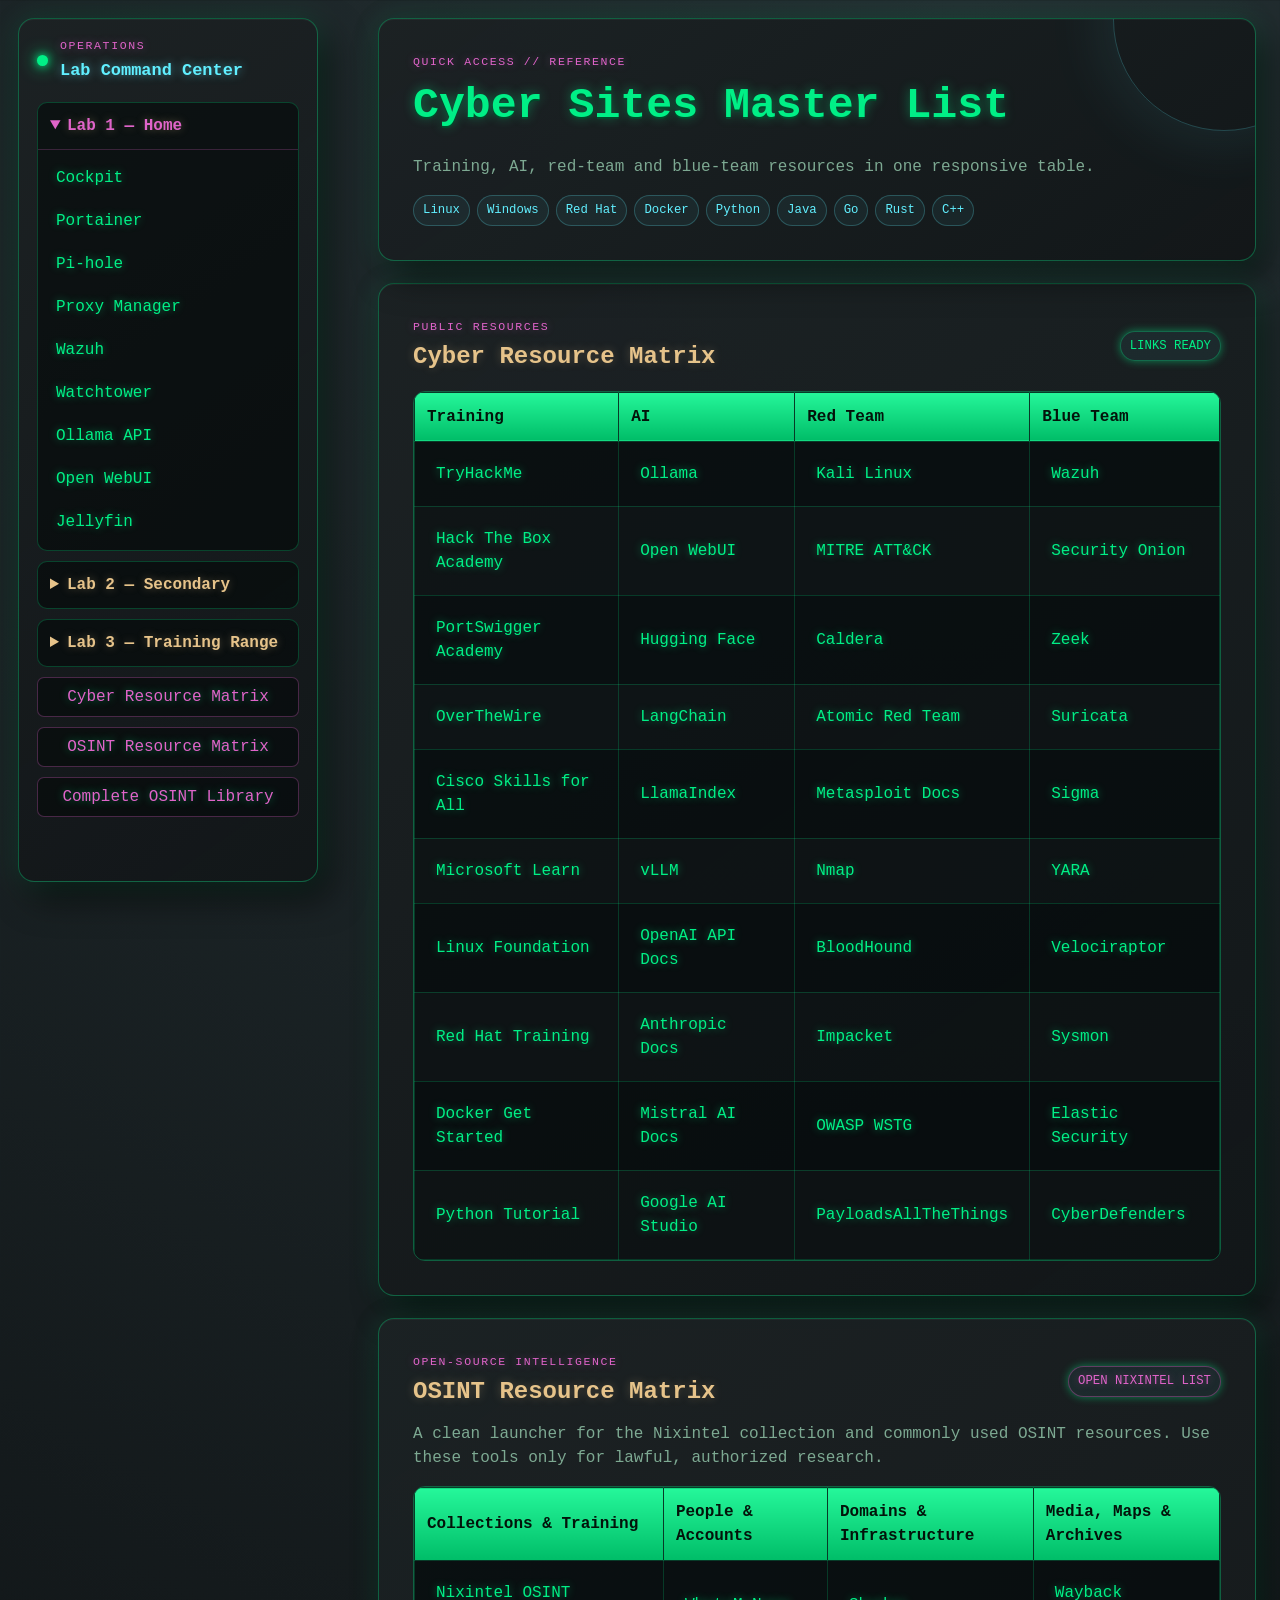
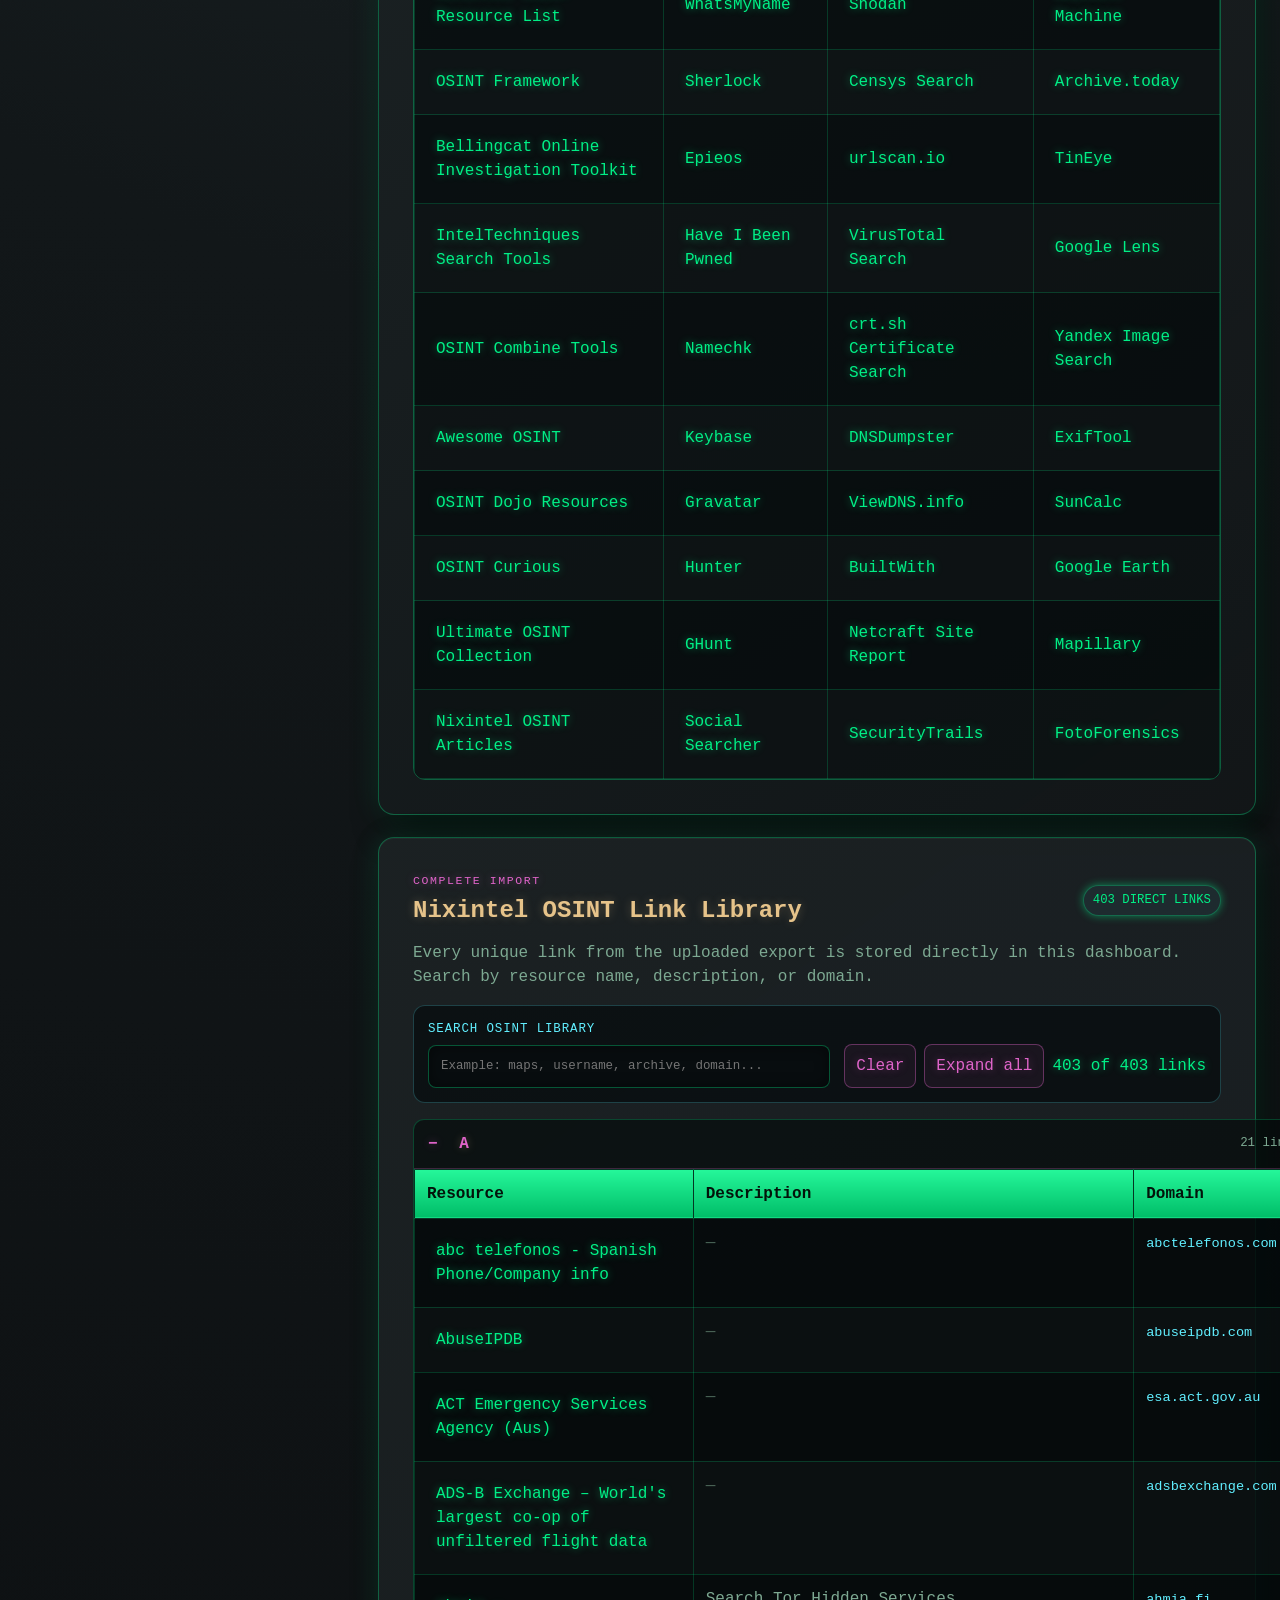
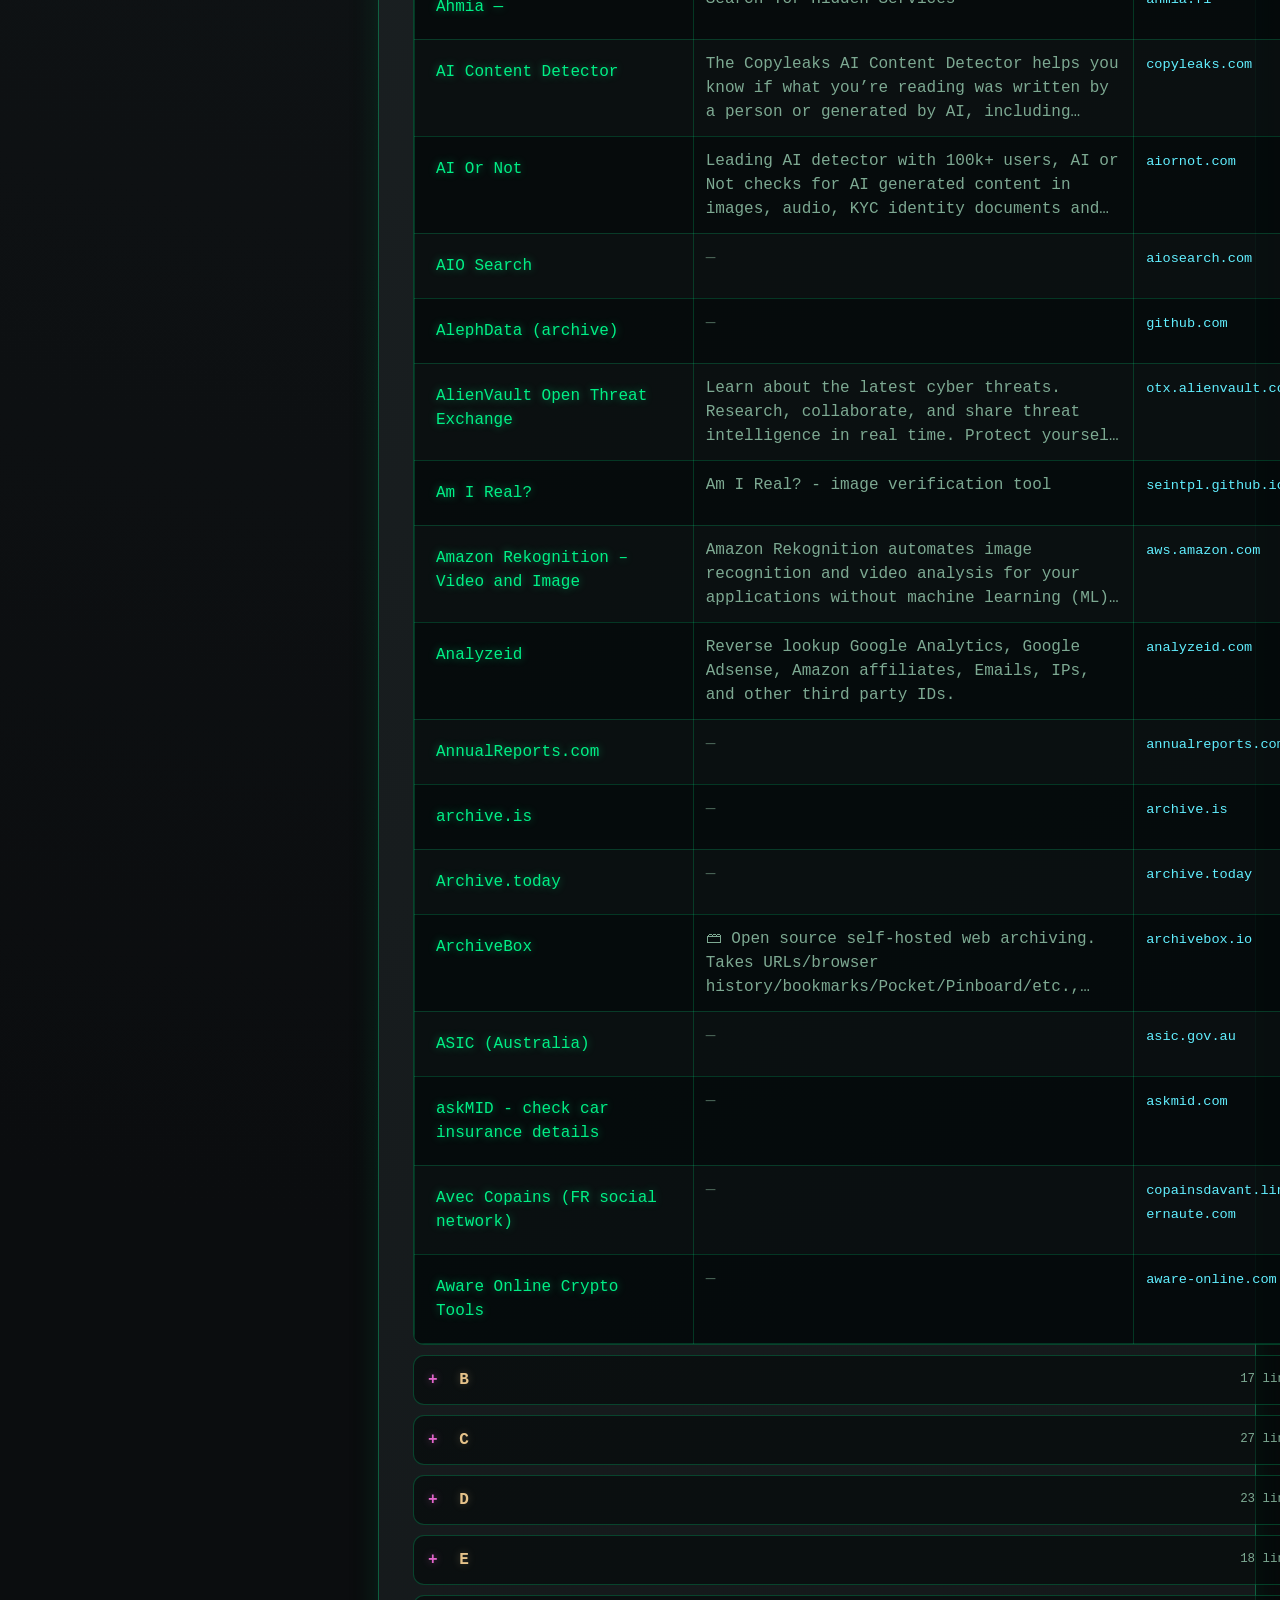
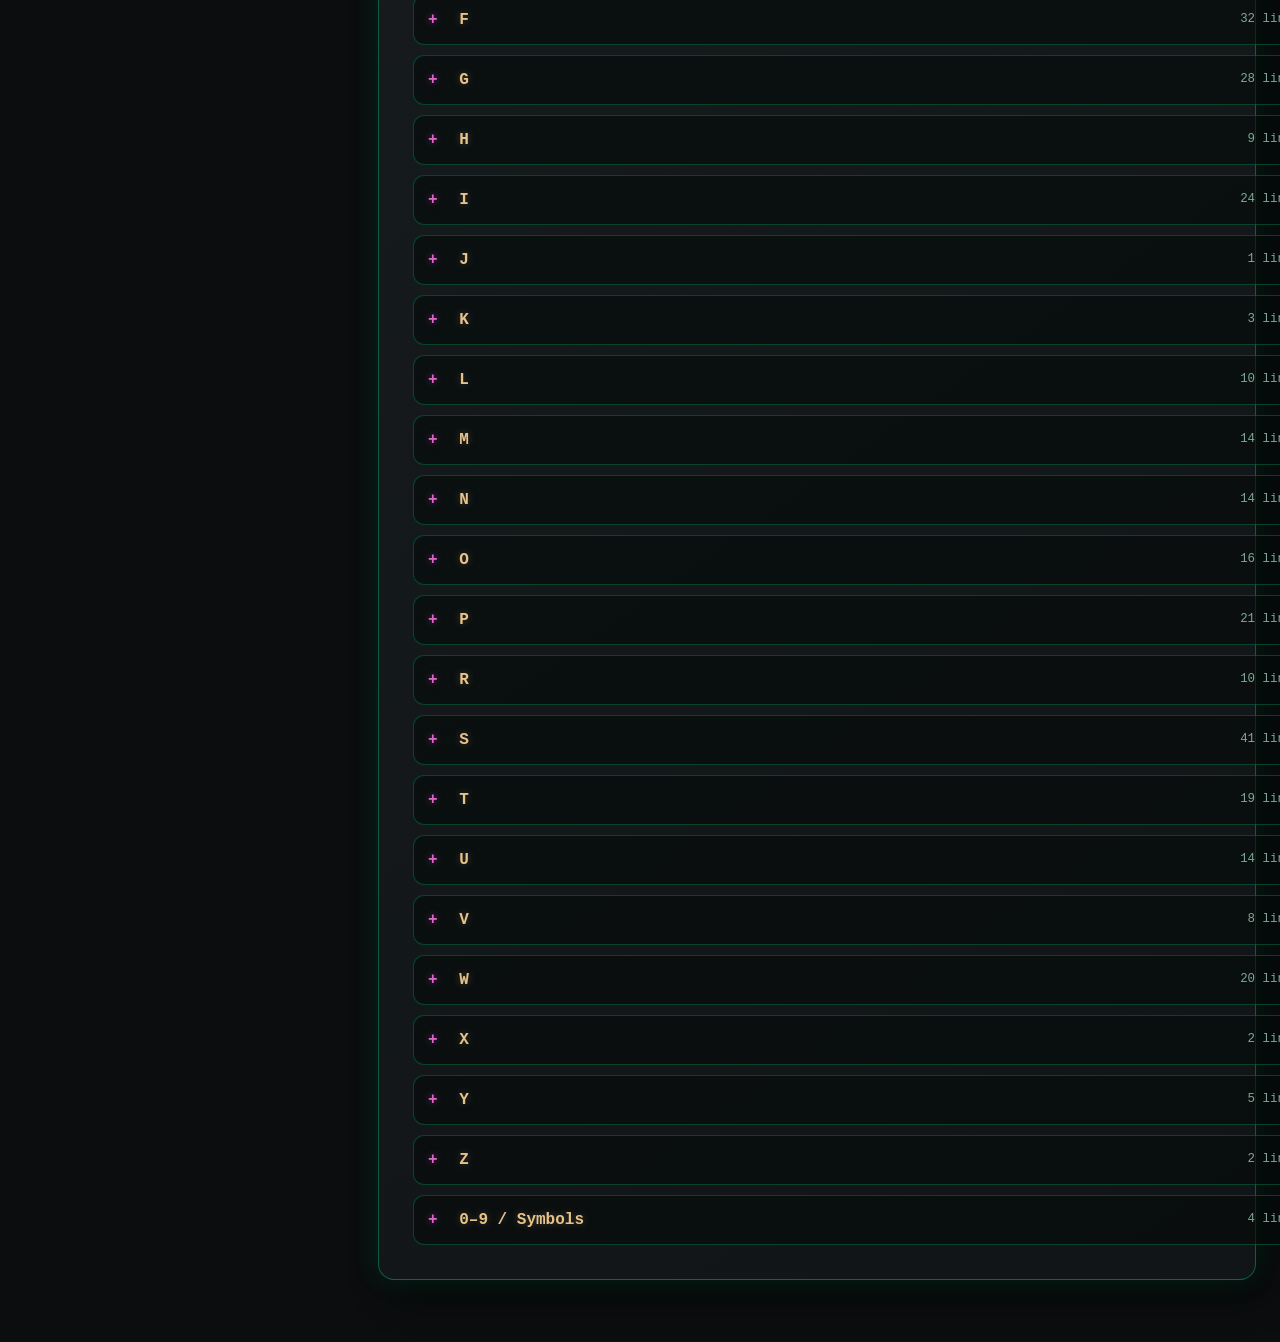
<file: mainIndex.html>
<!DOCTYPE html>
<html lang="en">
<head>
  <meta charset="UTF-8">
  <meta name="viewport" content="width=device-width, initial-scale=1">
  <meta name="color-scheme" content="dark">
  <title>Lab Command Center</title>
  <link rel="stylesheet" href="styles.css">
</head>
<body>
  <aside class="sidebar panel" aria-label="Lab navigation">
    <header class="brand">
      <span class="status-dot" aria-hidden="true"></span>
      <div>
        <p class="eyebrow">OPERATIONS</p>
        <h1>Lab Command Center</h1>
      </div>
    </header>

    <nav class="lab-menu">
      <details class="nav-group" open>
        <summary>Lab 1 — Home</summary>
        <div class="nav-links">
          <a href="https://192.168.1.219:9090">Cockpit</a>
          <a href="https://192.168.1.219:9443">Portainer</a>
          <a href="http://192.168.1.220/admin/">Pi-hole</a>
          <a href="http://192.168.1.219:81">Proxy Manager</a>
          <a href="https://192.168.1.219:5601">Wazuh</a>
          <a href="http://192.168.1.219:8080">Watchtower</a>
          <a href="http://192.168.1.200:11434">Ollama API</a>
          <a href="http://192.168.1.219:3000">Open WebUI</a>
          <a href="http://192.168.1.219:8096">Jellyfin</a>
        </div>
      </details>

      <details class="nav-group">
        <summary>Lab 2 — Secondary</summary>
        <div class="nav-links">
          <a href="https://192.168.1.200:9090">Cockpit</a>
          <a href="https://192.168.1.200:9443">Portainer</a>
          <a href="http://192.168.1.200/admin/">Pi-hole</a>
          <a href="http://192.168.1.200:81">Proxy Manager</a>
          <a href="https://192.168.1.200:5601">Wazuh</a>
          <a href="http://192.168.1.200:8080">Watchtower</a>
          <a href="http://192.168.1.200:11434">Ollama API</a>
          <a href="http://192.168.1.200:3000">Open WebUI</a>
          <a href="http://192.168.1.200:5003">GroqCloud Proxy</a>
          <a href="http://192.168.1.200:5001">Baseten Proxy</a>
          <a href="http://192.168.1.200:8888">Caldera</a>
          <a href="http://192.168.1.200:9999">GitLab Internal</a>
        </div>
      </details>

      <details class="nav-group">
        <summary>Lab 3 — Training Range</summary>
        <div class="nav-links">
          <h2>Network</h2>
          <a href="https://192.168.1.1">Router 2</a>
          <a href="https://192.168.1.2">Router 1</a>
          <a href="https://192.168.1.1">Access Point 1</a>
          <a href="https://192.168.1.1">Access Point 2</a>
          <a href="http://127.0.0.1:8080">Local Web</a>

          <h2>Cockpit</h2>
          <a href="https://192.168.1.102:9090">Red Server</a>
          <a href="https://192.168.1.105:9090">Blue Server</a>
          <a href="https://192.168.1.103:9090">Grey Server</a>

          <h2>Portainer</h2>
          <a href="https://192.168.1.102:9443">Red Portainer</a>
          <a href="https://192.168.1.105:9443">Blue Portainer</a>
          <a href="https://192.168.1.103:9443">Grey Portainer</a>

          <h2>Dashboards</h2>
          <a href="https://192.168.1.102:9090">Red Dashboard</a>
          <a href="https://192.168.1.105:9090">Blue Dashboard</a>
          <a href="https://192.168.1.103:9090">Grey Dashboard</a>

          <h2>Other</h2>
          <a href="http://192.168.1.105:8096">Training Library</a>
          <a href="https://192.168.1.105:5601">Wazuh</a>
          <a href="http://192.168.1.101:8888">Caldera</a>
          <a href="https://github.com/login">GitHub</a>

          <h2>Samba</h2>
          <a href="file://192.168.1.105/Training-Backups/">Training Backups</a>
          <a href="file://192.168.1.105/Host-Backups/">Host Backups</a>
          <a href="file://192.168.1.105/TrainingLab/">Training Lab</a>
        </div>
      </details>

      <a class="resource-jump" href="#resources">Cyber Resource Matrix</a>
      <a class="resource-jump" href="#osint-resources">OSINT Resource Matrix</a>
      <a class="resource-jump" href="#osint-library">Complete OSINT Library</a>
    </nav>
  </aside>

  <main class="content">
    <section class="hero panel">
      <p class="eyebrow">QUICK ACCESS // REFERENCE</p>
      <h2>Cyber Sites Master List</h2>
      <p>Training, AI, red-team and blue-team resources in one responsive table.</p>
      <div class="stack-tags" aria-label="Topics">
        <span>Linux</span><span>Windows</span><span>Red Hat</span><span>Docker</span>
        <span>Python</span><span>Java</span><span>Go</span><span>Rust</span><span>C++</span>
      </div>
    </section>

    <section id="resources" class="resource-section panel" aria-labelledby="resources-title">
      <div class="section-heading">
        <div>
          <p class="eyebrow">PUBLIC RESOURCES</p>
          <h2 id="resources-title">Cyber Resource Matrix</h2>
        </div>
        <span class="live-badge">LINKS READY</span>
      </div>

      <div class="table-wrap">
        <table>
          <thead>
            <tr>
              <th scope="col">Training</th>
              <th scope="col">AI</th>
              <th scope="col">Red Team</th>
              <th scope="col">Blue Team</th>
            </tr>
          </thead>
          <tbody>
            <tr>
              <td><a href="https://tryhackme.com/">TryHackMe</a></td>
              <td><a href="https://ollama.com/">Ollama</a></td>
              <td><a href="https://www.kali.org/">Kali Linux</a></td>
              <td><a href="https://wazuh.com/">Wazuh</a></td>
            </tr>
            <tr>
              <td><a href="https://academy.hackthebox.com/">Hack The Box Academy</a></td>
              <td><a href="https://docs.openwebui.com/">Open WebUI</a></td>
              <td><a href="https://attack.mitre.org/">MITRE ATT&amp;CK</a></td>
              <td><a href="https://securityonionsolutions.com/software/">Security Onion</a></td>
            </tr>
            <tr>
              <td><a href="https://portswigger.net/web-security">PortSwigger Academy</a></td>
              <td><a href="https://huggingface.co/">Hugging Face</a></td>
              <td><a href="https://github.com/apache/caldera">Caldera</a></td>
              <td><a href="https://zeek.org/">Zeek</a></td>
            </tr>
            <tr>
              <td><a href="https://overthewire.org/wargames/">OverTheWire</a></td>
              <td><a href="https://www.langchain.com/">LangChain</a></td>
              <td><a href="https://www.atomicredteam.io/">Atomic Red Team</a></td>
              <td><a href="https://suricata.io/">Suricata</a></td>
            </tr>
            <tr>
              <td><a href="https://skillsforall.com/">Cisco Skills for All</a></td>
              <td><a href="https://docs.llamaindex.ai/">LlamaIndex</a></td>
              <td><a href="https://docs.metasploit.com/">Metasploit Docs</a></td>
              <td><a href="https://sigmahq.io/">Sigma</a></td>
            </tr>
            <tr>
              <td><a href="https://learn.microsoft.com/training/">Microsoft Learn</a></td>
              <td><a href="https://docs.vllm.ai/">vLLM</a></td>
              <td><a href="https://nmap.org/">Nmap</a></td>
              <td><a href="https://virustotal.github.io/yara/">YARA</a></td>
            </tr>
            <tr>
              <td><a href="https://training.linuxfoundation.org/">Linux Foundation</a></td>
              <td><a href="https://platform.openai.com/docs/">OpenAI API Docs</a></td>
              <td><a href="https://bloodhound.specterops.io/">BloodHound</a></td>
              <td><a href="https://docs.velociraptor.app/">Velociraptor</a></td>
            </tr>
            <tr>
              <td><a href="https://www.redhat.com/en/services/training-and-certification">Red Hat Training</a></td>
              <td><a href="https://docs.anthropic.com/">Anthropic Docs</a></td>
              <td><a href="https://github.com/fortra/impacket">Impacket</a></td>
              <td><a href="https://learn.microsoft.com/sysinternals/downloads/sysmon">Sysmon</a></td>
            </tr>
            <tr>
              <td><a href="https://docs.docker.com/get-started/">Docker Get Started</a></td>
              <td><a href="https://docs.mistral.ai/">Mistral AI Docs</a></td>
              <td><a href="https://owasp.org/www-project-web-security-testing-guide/">OWASP WSTG</a></td>
              <td><a href="https://www.elastic.co/security">Elastic Security</a></td>
            </tr>
            <tr>
              <td><a href="https://docs.python.org/3/tutorial/">Python Tutorial</a></td>
              <td><a href="https://aistudio.google.com/">Google AI Studio</a></td>
              <td><a href="https://github.com/swisskyrepo/PayloadsAllTheThings">PayloadsAllTheThings</a></td>
              <td><a href="https://cyberdefenders.org/">CyberDefenders</a></td>
            </tr>
          </tbody>
        </table>
      </div>
    </section>

    <section id="osint-resources" class="resource-section panel" aria-labelledby="osint-title">
      <div class="section-heading">
        <div>
          <p class="eyebrow">OPEN-SOURCE INTELLIGENCE</p>
          <h2 id="osint-title">OSINT Resource Matrix</h2>
        </div>
        <a class="live-badge master-link" href="https://start.me/p/rx6Qj8/nixintel-s-osint-resource-list">OPEN NIXINTEL LIST</a>
      </div>

      <p class="section-note">
        A clean launcher for the Nixintel collection and commonly used OSINT resources. Use these tools only for lawful, authorized research.
      </p>

      <div class="table-wrap">
        <table>
          <thead>
            <tr>
              <th scope="col">Collections &amp; Training</th>
              <th scope="col">People &amp; Accounts</th>
              <th scope="col">Domains &amp; Infrastructure</th>
              <th scope="col">Media, Maps &amp; Archives</th>
            </tr>
          </thead>
          <tbody>
            <tr>
              <td><a href="https://start.me/p/rx6Qj8/nixintel-s-osint-resource-list">Nixintel OSINT Resource List</a></td>
              <td><a href="https://whatsmyname.app/">WhatsMyName</a></td>
              <td><a href="https://www.shodan.io/">Shodan</a></td>
              <td><a href="https://web.archive.org/">Wayback Machine</a></td>
            </tr>
            <tr>
              <td><a href="https://osintframework.com/">OSINT Framework</a></td>
              <td><a href="https://github.com/sherlock-project/sherlock">Sherlock</a></td>
              <td><a href="https://search.censys.io/">Censys Search</a></td>
              <td><a href="https://archive.ph/">Archive.today</a></td>
            </tr>
            <tr>
              <td><a href="https://bellingcat.gitbook.io/toolkit/">Bellingcat Online Investigation Toolkit</a></td>
              <td><a href="https://epieos.com/">Epieos</a></td>
              <td><a href="https://urlscan.io/">urlscan.io</a></td>
              <td><a href="https://tineye.com/">TinEye</a></td>
            </tr>
            <tr>
              <td><a href="https://inteltechniques.com/tools/">IntelTechniques Search Tools</a></td>
              <td><a href="https://haveibeenpwned.com/">Have I Been Pwned</a></td>
              <td><a href="https://www.virustotal.com/gui/home/search">VirusTotal Search</a></td>
              <td><a href="https://lens.google.com/">Google Lens</a></td>
            </tr>
            <tr>
              <td><a href="https://www.osintcombine.com/tools">OSINT Combine Tools</a></td>
              <td><a href="https://namechk.com/">Namechk</a></td>
              <td><a href="https://crt.sh/">crt.sh Certificate Search</a></td>
              <td><a href="https://yandex.com/images/">Yandex Image Search</a></td>
            </tr>
            <tr>
              <td><a href="https://github.com/jivoi/awesome-osint">Awesome OSINT</a></td>
              <td><a href="https://keybase.io/">Keybase</a></td>
              <td><a href="https://dnsdumpster.com/">DNSDumpster</a></td>
              <td><a href="https://exiftool.org/">ExifTool</a></td>
            </tr>
            <tr>
              <td><a href="https://www.osintdojo.com/resources/">OSINT Dojo Resources</a></td>
              <td><a href="https://gravatar.com/">Gravatar</a></td>
              <td><a href="https://viewdns.info/">ViewDNS.info</a></td>
              <td><a href="https://www.suncalc.org/">SunCalc</a></td>
            </tr>
            <tr>
              <td><a href="https://www.osintcurio.us/">OSINT Curious</a></td>
              <td><a href="https://hunter.io/">Hunter</a></td>
              <td><a href="https://builtwith.com/">BuiltWith</a></td>
              <td><a href="https://earth.google.com/web/">Google Earth</a></td>
            </tr>
            <tr>
              <td><a href="https://start.me/p/DPYPMz/the-ultimate-osint-collection">Ultimate OSINT Collection</a></td>
              <td><a href="https://github.com/mxrch/GHunt">GHunt</a></td>
              <td><a href="https://sitereport.netcraft.com/">Netcraft Site Report</a></td>
              <td><a href="https://www.mapillary.com/app/">Mapillary</a></td>
            </tr>
            <tr>
              <td><a href="https://nixintel.info/tag/osint-tools/">Nixintel OSINT Articles</a></td>
              <td><a href="https://www.social-searcher.com/">Social Searcher</a></td>
              <td><a href="https://www.securitytrails.com/">SecurityTrails</a></td>
              <td><a href="https://fotoforensics.com/">FotoForensics</a></td>
            </tr>
          </tbody>
        </table>
      </div>
    </section>


    <section id="osint-library" class="resource-section panel" aria-labelledby="osint-library-title">
      <div class="section-heading">
        <div>
          <p class="eyebrow">COMPLETE IMPORT</p>
          <h2 id="osint-library-title">Nixintel OSINT Link Library</h2>
        </div>
        <span class="live-badge">403 DIRECT LINKS</span>
      </div>
      <p class="section-note">Every unique link from the uploaded export is stored directly in this dashboard. Search by resource name, description, or domain.</p>
      <div class="library-toolbar" role="search">
        <label class="search-box" for="osint-search">
          <span>Search OSINT library</span>
          <input id="osint-search" type="search" autocomplete="off" placeholder="Example: maps, username, archive, domain...">
        </label>
        <div class="library-actions">
          <button id="osint-clear" type="button">Clear</button>
          <button id="osint-expand" type="button" aria-pressed="false">Expand all</button>
          <output id="osint-count" for="osint-search">403 of 403 links</output>
        </div>
      </div>
      <div id="osint-groups" class="alpha-groups">
        <details class="alpha-group" data-group="A" open>
          <summary><span>A</span><span class="group-count">21 links</span></summary>
          <div class="table-wrap library-table-wrap">
            <table class="osint-table">
              <thead><tr><th scope="col">Resource</th><th scope="col">Description</th><th scope="col">Domain</th></tr></thead>
              <tbody>
                <tr class="osint-row" data-search="abc telefonos - spanish phone/company info  abctelefonos.com https://www.abctelefonos.com/">
                  <td><a href="https://www.abctelefonos.com/">abc telefonos - Spanish Phone/Company info</a></td>
                  <td><span class="no-description">—</span></td>
                  <td><code>abctelefonos.com</code></td>
                </tr>
                <tr class="osint-row" data-search="abuseipdb  abuseipdb.com https://www.abuseipdb.com/">
                  <td><a href="https://www.abuseipdb.com/">AbuseIPDB</a></td>
                  <td><span class="no-description">—</span></td>
                  <td><code>abuseipdb.com</code></td>
                </tr>
                <tr class="osint-row" data-search="act emergency services agency (aus)  esa.act.gov.au https://esa.act.gov.au/?fullmap=true">
                  <td><a href="https://esa.act.gov.au/?fullmap=true">ACT Emergency Services Agency (Aus)</a></td>
                  <td><span class="no-description">—</span></td>
                  <td><code>esa.act.gov.au</code></td>
                </tr>
                <tr class="osint-row" data-search="ads-b exchange – world&#x27;s largest co-op of unfiltered flight data  adsbexchange.com https://www.adsbexchange.com/">
                  <td><a href="https://www.adsbexchange.com/">ADS-B Exchange – World&#x27;s largest co-op of unfiltered flight data</a></td>
                  <td><span class="no-description">—</span></td>
                  <td><code>adsbexchange.com</code></td>
                </tr>
                <tr class="osint-row" data-search="ahmia — search tor hidden services ahmia.fi https://ahmia.fi/">
                  <td><a href="https://ahmia.fi/">Ahmia —</a></td>
                  <td><p class="resource-description">Search Tor Hidden Services</p></td>
                  <td><code>ahmia.fi</code></td>
                </tr>
                <tr class="osint-row" data-search="ai content detector the copyleaks ai content detector helps you know if what you’re reading was written by a person or generated by ai, including chatgpt. copyleaks.com https://copyleaks.com/ai-content-detector">
                  <td><a href="https://copyleaks.com/ai-content-detector">AI Content Detector</a></td>
                  <td><p class="resource-description">The Copyleaks AI Content Detector helps you know if what you’re reading was written by a person or generated by AI, including ChatGPT.</p></td>
                  <td><code>copyleaks.com</code></td>
                </tr>
                <tr class="osint-row" data-search="ai or not leading ai detector with 100k+ users, ai or not checks for ai generated content in images, audio, kyc identity documents and more. aiornot.com https://www.aiornot.com/">
                  <td><a href="https://www.aiornot.com/">AI Or Not</a></td>
                  <td><p class="resource-description">Leading AI detector with 100k+ users, AI or Not checks for AI generated content in images, audio, KYC identity documents and more.</p></td>
                  <td><code>aiornot.com</code></td>
                </tr>
                <tr class="osint-row" data-search="aio search  aiosearch.com http://www.aiosearch.com/">
                  <td><a href="http://www.aiosearch.com/">AIO Search</a></td>
                  <td><span class="no-description">—</span></td>
                  <td><code>aiosearch.com</code></td>
                </tr>
                <tr class="osint-row" data-search="alephdata (archive)  github.com https://github.com/alephdata/datadesktop/releases">
                  <td><a href="https://github.com/alephdata/datadesktop/releases">AlephData (archive)</a></td>
                  <td><span class="no-description">—</span></td>
                  <td><code>github.com</code></td>
                </tr>
                <tr class="osint-row" data-search="alienvault open threat exchange learn about the latest cyber threats. research, collaborate, and share threat intelligence in real time. protect yourself and the community against today&#x27;s emerging threats. otx.alienvault.com https://otx.alienvault.com/">
                  <td><a href="https://otx.alienvault.com/">AlienVault Open Threat Exchange</a></td>
                  <td><p class="resource-description">Learn about the latest cyber threats. Research, collaborate, and share threat intelligence in real time. Protect yourself and the community against today&#x27;s emerging threats.</p></td>
                  <td><code>otx.alienvault.com</code></td>
                </tr>
                <tr class="osint-row" data-search="am i real? am i real? - image verification tool seintpl.github.io https://seintpl.github.io/amireal/">
                  <td><a href="https://seintpl.github.io/AmIReal/">Am I Real?</a></td>
                  <td><p class="resource-description">Am I Real? - image verification tool</p></td>
                  <td><code>seintpl.github.io</code></td>
                </tr>
                <tr class="osint-row" data-search="amazon rekognition – video and image amazon rekognition automates image recognition and video analysis for your applications without machine learning (ml) experience. aws.amazon.com https://aws.amazon.com/rekognition/">
                  <td><a href="https://aws.amazon.com/rekognition/">Amazon Rekognition – Video and Image</a></td>
                  <td><p class="resource-description">Amazon Rekognition automates image recognition and video analysis for your applications without machine learning (ML) experience.</p></td>
                  <td><code>aws.amazon.com</code></td>
                </tr>
                <tr class="osint-row" data-search="analyzeid reverse lookup google analytics, google adsense, amazon affiliates, emails, ips, and other third party ids. analyzeid.com https://analyzeid.com/">
                  <td><a href="https://analyzeid.com/">Analyzeid</a></td>
                  <td><p class="resource-description">Reverse lookup Google Analytics, Google Adsense, Amazon affiliates, Emails, IPs, and other third party IDs.</p></td>
                  <td><code>analyzeid.com</code></td>
                </tr>
                <tr class="osint-row" data-search="annualreports.com  annualreports.com http://www.annualreports.com/">
                  <td><a href="http://www.annualreports.com/">AnnualReports.com</a></td>
                  <td><span class="no-description">—</span></td>
                  <td><code>annualreports.com</code></td>
                </tr>
                <tr class="osint-row" data-search="archive.is  archive.is https://archive.is/">
                  <td><a href="https://archive.is/">archive.is</a></td>
                  <td><span class="no-description">—</span></td>
                  <td><code>archive.is</code></td>
                </tr>
                <tr class="osint-row" data-search="archive.today  archive.today https://archive.today/">
                  <td><a href="https://archive.today/">Archive.today</a></td>
                  <td><span class="no-description">—</span></td>
                  <td><code>archive.today</code></td>
                </tr>
                <tr class="osint-row" data-search="archivebox 🗃 open source self-hosted web archiving. takes urls/browser history/bookmarks/pocket/pinboard/etc., saves html, js, pdfs, media, and more… archivebox.io https://archivebox.io/">
                  <td><a href="https://archivebox.io/">ArchiveBox</a></td>
                  <td><p class="resource-description">🗃 Open source self-hosted web archiving. Takes URLs/browser history/bookmarks/Pocket/Pinboard/etc., saves HTML, JS, PDFs, media, and more…</p></td>
                  <td><code>archivebox.io</code></td>
                </tr>
                <tr class="osint-row" data-search="asic (australia)  asic.gov.au https://asic.gov.au/online-services/search-asics-registers/business-names/">
                  <td><a href="https://asic.gov.au/online-services/search-asics-registers/business-names/">ASIC (Australia)</a></td>
                  <td><span class="no-description">—</span></td>
                  <td><code>asic.gov.au</code></td>
                </tr>
                <tr class="osint-row" data-search="askmid - check car insurance details  askmid.com http://askmid.com/">
                  <td><a href="http://askmid.com/">askMID - check car insurance details</a></td>
                  <td><span class="no-description">—</span></td>
                  <td><code>askmid.com</code></td>
                </tr>
                <tr class="osint-row" data-search="avec copains (fr social network)  copainsdavant.linternaute.com https://copainsdavant.linternaute.com/">
                  <td><a href="https://copainsdavant.linternaute.com/">Avec Copains (FR social network)</a></td>
                  <td><span class="no-description">—</span></td>
                  <td><code>copainsdavant.linternaute.com</code></td>
                </tr>
                <tr class="osint-row" data-search="aware online crypto tools  aware-online.com https://www.aware-online.com/en/osint-tools/cryptocurrency-tools/">
                  <td><a href="https://www.aware-online.com/en/osint-tools/cryptocurrency-tools/">Aware Online Crypto Tools</a></td>
                  <td><span class="no-description">—</span></td>
                  <td><code>aware-online.com</code></td>
                </tr>
              </tbody>
            </table>
          </div>
        </details>
        <details class="alpha-group" data-group="B">
          <summary><span>B</span><span class="group-count">17 links</span></summary>
          <div class="table-wrap library-table-wrap">
            <table class="osint-table">
              <thead><tr><th scope="col">Resource</th><th scope="col">Description</th><th scope="col">Domain</th></tr></thead>
              <tbody>
                <tr class="osint-row" data-search="bar code reader  online-barcode-reader.inliteresearch.com https://online-barcode-reader.inliteresearch.com/">
                  <td><a href="https://online-barcode-reader.inliteresearch.com/">Bar Code Reader</a></td>
                  <td><span class="no-description">—</span></td>
                  <td><code>online-barcode-reader.inliteresearch.com</code></td>
                </tr>
                <tr class="osint-row" data-search="belgian company info &amp; accounts  nbb.be https://www.nbb.be/en/central-balance-sheet-office">
                  <td><a href="https://www.nbb.be/en/central-balance-sheet-office">Belgian Company Info &amp; Accounts</a></td>
                  <td><span class="no-description">—</span></td>
                  <td><code>nbb.be</code></td>
                </tr>
                <tr class="osint-row" data-search="belgian phone book (dutch)  1207.be https://www.1207.be/">
                  <td><a href="https://www.1207.be/">Belgian Phone Book (Dutch)</a></td>
                  <td><span class="no-description">—</span></td>
                  <td><code>1207.be</code></td>
                </tr>
                <tr class="osint-row" data-search="belgian phone book (french)  1307.be https://www.1307.be/">
                  <td><a href="https://www.1307.be/">Belgian Phone Book (French)</a></td>
                  <td><span class="no-description">—</span></td>
                  <td><code>1307.be</code></td>
                </tr>
                <tr class="osint-row" data-search="bellingcat/instagram-location-search finds instagram location ids near a specified latitude and longitude. - bellingcat/instagram-location-search github.com https://github.com/bellingcat/instagram-location-search">
                  <td><a href="https://github.com/bellingcat/instagram-location-search">bellingcat/instagram-location-search</a></td>
                  <td><p class="resource-description">Finds Instagram location IDs near a specified latitude and longitude. - bellingcat/instagram-location-search</p></td>
                  <td><code>github.com</code></td>
                </tr>
                <tr class="osint-row" data-search="bgp.he.net/  bgp.he.net https://bgp.he.net/">
                  <td><a href="https://bgp.he.net/">bgp.he.net/</a></td>
                  <td><span class="no-description">—</span></td>
                  <td><code>bgp.he.net</code></td>
                </tr>
                <tr class="osint-row" data-search="bgpview  bgpview.io https://bgpview.io/">
                  <td><a href="https://bgpview.io/">BGPView</a></td>
                  <td><span class="no-description">—</span></td>
                  <td><code>bgpview.io</code></td>
                </tr>
                <tr class="osint-row" data-search="big domain data download the largest whois database in the world with over 530 million domain names and 1.37 billion historical whois records. api access available. bigdomaindata.com https://www.bigdomaindata.com/">
                  <td><a href="https://www.bigdomaindata.com/">Big Domain Data</a></td>
                  <td><p class="resource-description">Download the largest WHOIS database in the world with over 530 Million domain names and 1.37 Billion Historical WHOIS records. API access available.</p></td>
                  <td><code>bigdomaindata.com</code></td>
                </tr>
                <tr class="osint-row" data-search="bing maps  bing.com https://www.bing.com/maps?form=z9lh2">
                  <td><a href="https://www.bing.com/maps?FORM=Z9LH2">Bing Maps</a></td>
                  <td><span class="no-description">—</span></td>
                  <td><code>bing.com</code></td>
                </tr>
                <tr class="osint-row" data-search="bing visual search  bing.com https://www.bing.com/visualsearch">
                  <td><a href="https://www.bing.com/visualsearch">Bing Visual Search</a></td>
                  <td><span class="no-description">—</span></td>
                  <td><code>bing.com</code></td>
                </tr>
                <tr class="osint-row" data-search="binsearch -- usenet search engine  binsearch.info https://www.binsearch.info/">
                  <td><a href="https://www.binsearch.info/">Binsearch -- Usenet search engine</a></td>
                  <td><span class="no-description">—</span></td>
                  <td><code>binsearch.info</code></td>
                </tr>
                <tr class="osint-row" data-search="bitcoin address lookup, checker and alerts  bitcoinwhoswho.com http://bitcoinwhoswho.com/">
                  <td><a href="http://bitcoinwhoswho.com/">Bitcoin Address Lookup, Checker and Alerts</a></td>
                  <td><span class="no-description">—</span></td>
                  <td><code>bitcoinwhoswho.com</code></td>
                </tr>
                <tr class="osint-row" data-search="bitcoin block explorer  blockexplorer.com https://blockexplorer.com/">
                  <td><a href="https://blockexplorer.com/">Bitcoin Block Explorer</a></td>
                  <td><span class="no-description">—</span></td>
                  <td><code>blockexplorer.com</code></td>
                </tr>
                <tr class="osint-row" data-search="blockchain explorer  blockchain.info http://blockchain.info/">
                  <td><a href="http://blockchain.info/">Blockchain Explorer</a></td>
                  <td><span class="no-description">—</span></td>
                  <td><code>blockchain.info</code></td>
                </tr>
                <tr class="osint-row" data-search="builtwith web technology information profiler tool. find out what a website is built with. builtwith.com https://builtwith.com/">
                  <td><a href="https://builtwith.com/">BuiltWith</a></td>
                  <td><p class="resource-description">Web technology information profiler tool. Find out what a website is built with.</p></td>
                  <td><code>builtwith.com</code></td>
                </tr>
                <tr class="osint-row" data-search="burial records, cremation records, grave maps, genealogy and ancestry at deceased online  deceasedonline.com https://www.deceasedonline.com/">
                  <td><a href="https://www.deceasedonline.com/">Burial records, cremation records, grave maps, genealogy and ancestry at Deceased Online</a></td>
                  <td><span class="no-description">—</span></td>
                  <td><code>deceasedonline.com</code></td>
                </tr>
                <tr class="osint-row" data-search="business intel (middle east &amp; africa)  cedar-rose.com https://www.cedar-rose.com/">
                  <td><a href="https://www.cedar-rose.com/">Business Intel (Middle East &amp; Africa)</a></td>
                  <td><span class="no-description">—</span></td>
                  <td><code>cedar-rose.com</code></td>
                </tr>
              </tbody>
            </table>
          </div>
        </details>
        <details class="alpha-group" data-group="C">
          <summary><span>C</span><span class="group-count">27 links</span></summary>
          <div class="table-wrap library-table-wrap">
            <table class="osint-table">
              <thead><tr><th scope="col">Resource</th><th scope="col">Description</th><th scope="col">Domain</th></tr></thead>
              <tbody>
                <tr class="osint-row" data-search="cached views  cachedviews.com https://cachedviews.com/">
                  <td><a href="https://cachedviews.com/">Cached Views</a></td>
                  <td><span class="no-description">—</span></td>
                  <td><code>cachedviews.com</code></td>
                </tr>
                <tr class="osint-row" data-search="canadian legal information institute  canlii.org https://www.canlii.org/en/">
                  <td><a href="https://www.canlii.org/en/">Canadian Legal Information Institute</a></td>
                  <td><span class="no-description">—</span></td>
                  <td><code>canlii.org</code></td>
                </tr>
                <tr class="osint-row" data-search="carnet.ai car make/model recognition api with 97% accuracy carnet.ai https://carnet.ai/">
                  <td><a href="https://carnet.ai/">Carnet.ai</a></td>
                  <td><p class="resource-description">Car Make/Model Recognition API with 97% Accuracy</p></td>
                  <td><code>carnet.ai</code></td>
                </tr>
                <tr class="osint-row" data-search="carrot2 clustering engine  search.carrot2.org https://search.carrot2.org/#/search/web">
                  <td><a href="https://search.carrot2.org/#/search/web">Carrot2 Clustering Engine</a></td>
                  <td><span class="no-description">—</span></td>
                  <td><code>search.carrot2.org</code></td>
                </tr>
                <tr class="osint-row" data-search="castellum.ai the most accurate, reliable and fastest financial crime prevention solution. don&#x27;t take our word for it, try it yourself. search sanctions, peps and 1000+ global watchlists in 100+ languages. castellum.ai https://www.castellum.ai/">
                  <td><a href="https://www.castellum.ai/">Castellum.AI</a></td>
                  <td><p class="resource-description">The most accurate, reliable and fastest financial crime prevention solution. Don&#x27;t take our word for it, try it yourself. Search sanctions, PEPs and 1000+ global watchlists in 100+ languages.</p></td>
                  <td><code>castellum.ai</code></td>
                </tr>
                <tr class="osint-row" data-search="cavalier™ — by hudson rock — compromised credentials notifications &amp; data for threat intelligence professionals  hudsonrock.com https://www.hudsonrock.com/cavalier">
                  <td><a href="https://www.hudsonrock.com/cavalier">Cavalier™ — by Hudson Rock — Compromised Credentials Notifications &amp; Data for Threat Intelligence Professionals</a></td>
                  <td><span class="no-description">—</span></td>
                  <td><code>hudsonrock.com</code></td>
                </tr>
                <tr class="osint-row" data-search="censys  censys.io https://censys.io/">
                  <td><a href="https://censys.io/">Censys</a></td>
                  <td><span class="no-description">—</span></td>
                  <td><code>censys.io</code></td>
                </tr>
                <tr class="osint-row" data-search="centralops - traceroute, nslookup, dig, whois lookup, ping - ipv6  centralops.net https://centralops.net/co/">
                  <td><a href="https://centralops.net/co/">CentralOps - traceroute, nslookup, dig, whois lookup, ping - IPv6</a></td>
                  <td><span class="no-description">—</span></td>
                  <td><code>centralops.net</code></td>
                </tr>
                <tr class="osint-row" data-search="certificate search - crt.sh  crt.sh https://crt.sh/">
                  <td><a href="https://crt.sh/">Certificate Search - crt.sh</a></td>
                  <td><span class="no-description">—</span></td>
                  <td><code>crt.sh</code></td>
                </tr>
                <tr class="osint-row" data-search="chain abuse  chainabuse.com https://www.chainabuse.com/?bca=true&amp;utm_source=bitcoinabuse">
                  <td><a href="https://www.chainabuse.com/?bca=true&amp;utm_source=bitcoinabuse">Chain Abuse</a></td>
                  <td><span class="no-description">—</span></td>
                  <td><code>chainabuse.com</code></td>
                </tr>
                <tr class="osint-row" data-search="check the mot status of a vehicle  gov.uk https://www.gov.uk/check-mot-status">
                  <td><a href="https://www.gov.uk/check-mot-status">Check the MOT status of a vehicle</a></td>
                  <td><span class="no-description">—</span></td>
                  <td><code>gov.uk</code></td>
                </tr>
                <tr class="osint-row" data-search="christophetd/cloudflair  github.com https://github.com/christophetd/cloudflair">
                  <td><a href="https://github.com/christophetd/CloudFlair">christophetd/CloudFlair</a></td>
                  <td><span class="no-description">—</span></td>
                  <td><code>github.com</code></td>
                </tr>
                <tr class="osint-row" data-search="cirt - default passwords  cirt.net https://cirt.net/passwords">
                  <td><a href="https://cirt.net/passwords">Cirt - Default Passwords</a></td>
                  <td><span class="no-description">—</span></td>
                  <td><code>cirt.net</code></td>
                </tr>
                <tr class="osint-row" data-search="cleanup.pictures remove unwanted objects from photos, people, text, and defects from any picture for free. it&#x27;s extremely easy in just a few clicks with our creative editing tool. cleanup.pictures https://cleanup.pictures/">
                  <td><a href="https://cleanup.pictures/">Cleanup.pictures</a></td>
                  <td><p class="resource-description">Remove unwanted objects from photos, people, text, and defects from any picture for free. It&#x27;s extremely easy in just a few clicks with our creative editing tool.</p></td>
                  <td><code>cleanup.pictures</code></td>
                </tr>
                <tr class="osint-row" data-search="cnmc - spanish phone operator lookup  numeracionyoperadores.cnmc.es https://numeracionyoperadores.cnmc.es/numeracion">
                  <td><a href="https://numeracionyoperadores.cnmc.es/numeracion">CNMC - Spanish Phone Operator Lookup</a></td>
                  <td><span class="no-description">—</span></td>
                  <td><code>numeracionyoperadores.cnmc.es</code></td>
                </tr>
                <tr class="osint-row" data-search="codelook  telecom-tariffs.co.uk https://www.telecom-tariffs.co.uk/codelook.htm">
                  <td><a href="https://www.telecom-tariffs.co.uk/codelook.htm">CodeLook</a></td>
                  <td><span class="no-description">—</span></td>
                  <td><code>telecom-tariffs.co.uk</code></td>
                </tr>
                <tr class="osint-row" data-search="companies house  gov.uk https://www.gov.uk/government/organisations/companies-house">
                  <td><a href="https://www.gov.uk/government/organisations/companies-house">Companies House</a></td>
                  <td><span class="no-description">—</span></td>
                  <td><code>gov.uk</code></td>
                </tr>
                <tr class="osint-row" data-search="companies house - overseas registries  gov.uk https://www.gov.uk/government/publications/overseas-registries/overseas-registries">
                  <td><a href="https://www.gov.uk/government/publications/overseas-registries/overseas-registries">Companies House - Overseas registries</a></td>
                  <td><span class="no-description">—</span></td>
                  <td><code>gov.uk</code></td>
                </tr>
                <tr class="osint-row" data-search="companiesintheuk  companiesintheuk.co.uk https://www.companiesintheuk.co.uk/">
                  <td><a href="https://www.companiesintheuk.co.uk/">CompaniesInTheUK</a></td>
                  <td><span class="no-description">—</span></td>
                  <td><code>companiesintheuk.co.uk</code></td>
                </tr>
                <tr class="osint-row" data-search="company &amp; people search (bulgaria)  papagal.bg https://papagal.bg/">
                  <td><a href="https://papagal.bg/">Company &amp; People Search (Bulgaria)</a></td>
                  <td><span class="no-description">—</span></td>
                  <td><code>papagal.bg</code></td>
                </tr>
                <tr class="osint-row" data-search="complete email header analysis. analyse, track ip here  iptrackeronline.com https://www.iptrackeronline.com/email-header-analysis.php">
                  <td><a href="https://www.iptrackeronline.com/email-header-analysis.php">Complete email header analysis. Analyse, track ip here</a></td>
                  <td><span class="no-description">—</span></td>
                  <td><code>iptrackeronline.com</code></td>
                </tr>
                <tr class="osint-row" data-search="completedns  completedns.com https://completedns.com/">
                  <td><a href="https://completedns.com/">CompleteDNS</a></td>
                  <td><span class="no-description">—</span></td>
                  <td><code>completedns.com</code></td>
                </tr>
                <tr class="osint-row" data-search="corporation wiki  corporationwiki.com https://www.corporationwiki.com/">
                  <td><a href="https://www.corporationwiki.com/">Corporation Wiki</a></td>
                  <td><span class="no-description">—</span></td>
                  <td><code>corporationwiki.com</code></td>
                </tr>
                <tr class="osint-row" data-search="corrections.com  corrections.com http://corrections.com/links/16">
                  <td><a href="http://corrections.com/links/16">Corrections.com</a></td>
                  <td><span class="no-description">—</span></td>
                  <td><code>corrections.com</code></td>
                </tr>
                <tr class="osint-row" data-search="crunchbase  crunchbase.com https://www.crunchbase.com/">
                  <td><a href="https://www.crunchbase.com/">Crunchbase</a></td>
                  <td><span class="no-description">—</span></td>
                  <td><code>crunchbase.com</code></td>
                </tr>
                <tr class="osint-row" data-search="cyberchef.io the cyber swiss army knife - a web app for encryption, encoding, compression and data analysis cyberchef.io https://cyberchef.io/">
                  <td><a href="https://cyberchef.io/">Cyberchef.io</a></td>
                  <td><p class="resource-description">The Cyber Swiss Army Knife - a web app for encryption, encoding, compression and data analysis</p></td>
                  <td><code>cyberchef.io</code></td>
                </tr>
                <tr class="osint-row" data-search="czech mapping portal (cz)  en.mapy.cz http://en.mapy.cz/">
                  <td><a href="http://en.mapy.cz/">Czech Mapping Portal (CZ)</a></td>
                  <td><span class="no-description">—</span></td>
                  <td><code>en.mapy.cz</code></td>
                </tr>
              </tbody>
            </table>
          </div>
        </details>
        <details class="alpha-group" data-group="D">
          <summary><span>D</span><span class="group-count">23 links</span></summary>
          <div class="table-wrap library-table-wrap">
            <table class="osint-table">
              <thead><tr><th scope="col">Resource</th><th scope="col">Description</th><th scope="col">Domain</th></tr></thead>
              <tbody>
                <tr class="osint-row" data-search="d&amp;b business directory  dnb.com https://www.dnb.com/business-directory.html">
                  <td><a href="https://www.dnb.com/business-directory.html">D&amp;B Business Directory</a></td>
                  <td><span class="no-description">—</span></td>
                  <td><code>dnb.com</code></td>
                </tr>
                <tr class="osint-row" data-search="darknetlive  darknetlive.com https://darknetlive.com/">
                  <td><a href="https://darknetlive.com/">DarknetLive</a></td>
                  <td><span class="no-description">—</span></td>
                  <td><code>darknetlive.com</code></td>
                </tr>
                <tr class="osint-row" data-search="das örtliche - german phone book  dasoertliche.de https://www.dasoertliche.de/">
                  <td><a href="https://www.dasoertliche.de/">Das Örtliche - German Phone Book</a></td>
                  <td><span class="no-description">—</span></td>
                  <td><code>dasoertliche.de</code></td>
                </tr>
                <tr class="osint-row" data-search="db timetable  bahn.com https://www.bahn.com/en/view/index.shtml">
                  <td><a href="https://www.bahn.com/en/view/index.shtml">DB Timetable</a></td>
                  <td><span class="no-description">—</span></td>
                  <td><code>bahn.com</code></td>
                </tr>
                <tr class="osint-row" data-search="db timetable archive  fernbahn.de https://www.fernbahn.de/datenbank/">
                  <td><a href="https://www.fernbahn.de/datenbank/">DB Timetable Archive</a></td>
                  <td><span class="no-description">—</span></td>
                  <td><code>fernbahn.de</code></td>
                </tr>
                <tr class="osint-row" data-search="death records (fr)  deces.matchid.io https://deces.matchid.io/search">
                  <td><a href="https://deces.matchid.io/search">Death Records (FR)</a></td>
                  <td><span class="no-description">—</span></td>
                  <td><code>deces.matchid.io</code></td>
                </tr>
                <tr class="osint-row" data-search="deepl translator translate texts &amp;amp; full document files instantly. accurate translations for individuals and teams. millions translate with deepl every day. deepl.com https://deepl.com/">
                  <td><a href="https://deepl.com/">DeepL Translator</a></td>
                  <td><p class="resource-description">Translate texts &amp;amp; full document files instantly. Accurate translations for individuals and Teams. Millions translate with DeepL every day.</p></td>
                  <td><code>deepl.com</code></td>
                </tr>
                <tr class="osint-row" data-search="default router passwords  routerpasswords.com https://www.routerpasswords.com/">
                  <td><a href="https://www.routerpasswords.com/">Default Router Passwords</a></td>
                  <td><span class="no-description">—</span></td>
                  <td><code>routerpasswords.com</code></td>
                </tr>
                <tr class="osint-row" data-search="dehashed — #freethepassword  dehashed.com https://dehashed.com/">
                  <td><a href="https://dehashed.com/">DeHashed — #FreeThePassword</a></td>
                  <td><span class="no-description">—</span></td>
                  <td><code>dehashed.com</code></td>
                </tr>
                <tr class="osint-row" data-search="detect, analyze, and compare faces with amazon rekognition detect, analyze, and compare faces with amazon rekognition aws.amazon.com https://aws.amazon.com/getting-started/hands-on/detect-analyze-compare-faces-rekognition/">
                  <td><a href="https://aws.amazon.com/getting-started/hands-on/detect-analyze-compare-faces-rekognition/">Detect, Analyze, and Compare Faces with Amazon Rekognition</a></td>
                  <td><p class="resource-description">Detect, Analyze, and Compare Faces with Amazon Rekognition</p></td>
                  <td><code>aws.amazon.com</code></td>
                </tr>
                <tr class="osint-row" data-search="disboard search disboard is the public discord server listing community. you can search discord servers by your interest like gaming, anime, music, etc. find and join some awesome servers listed here! disboard.org https://disboard.org/">
                  <td><a href="https://disboard.org/">Disboard Search</a></td>
                  <td><p class="resource-description">DISBOARD is the public Discord server listing community. You can search Discord servers by your interest like Gaming, Anime, Music, etc. Find and join some awesome servers listed here!</p></td>
                  <td><code>disboard.org</code></td>
                </tr>
                <tr class="osint-row" data-search="discord history tracker discord history tracker - save history of discord servers and private conversations dht.chylex.com https://dht.chylex.com/">
                  <td><a href="https://dht.chylex.com/">Discord History Tracker</a></td>
                  <td><p class="resource-description">Discord History Tracker - Save history of Discord servers and private conversations</p></td>
                  <td><code>dht.chylex.com</code></td>
                </tr>
                <tr class="osint-row" data-search="discord multi-tool atio is a aio script developed with python3. it gathers a total of 23 discord tools (including a rat, a raid tool, a token grabber, a crash video maker, etc). it has a pleasant and intuitive interface to facilitate the use of all with help and explanations for each of them. - github - astraadev/discord-all-tools-in-one: atio is a aio script developed with python3. it gathers a total of 23 discord tools (including a rat, a raid tool, a token grabber, a crash video maker, etc). it has a pleasant and intuitive interface to facilitate the use of all with help and explanations for each of them. github.com https://github.com/astraadev/discord-all-tools-in-one">
                  <td><a href="https://github.com/AstraaDev/Discord-All-Tools-In-One">Discord Multi-Tool</a></td>
                  <td><p class="resource-description">ATIO is a AIO Script Developed with Python3. It gathers a total of 23 Discord tools (including a RAT, a Raid Tool, a Token Grabber, a Crash Video Maker, etc). It has a pleasant and intuitive interface to facilitate the use of all with help and explanations for each of them. - GitHub - AstraaDev/Discord-All-Tools-In-One: ATIO is a AIO Script Developed with Python3. It gathers a total of 23 Discord tools (including a RAT, a Raid Tool, a Token Grabber, a Crash Video Maker, etc). It has a pleasant and intuitive interface to facilitate the use of all with help and explanations for each of them.</p></td>
                  <td><code>github.com</code></td>
                </tr>
                <tr class="osint-row" data-search="dns blacklist information  dnsbl.info https://www.dnsbl.info/">
                  <td><a href="https://www.dnsbl.info/">DNS Blacklist Information</a></td>
                  <td><span class="no-description">—</span></td>
                  <td><code>dnsbl.info</code></td>
                </tr>
                <tr class="osint-row" data-search="dns twister  dnstwister.report https://dnstwister.report/">
                  <td><a href="https://dnstwister.report/">DNS Twister</a></td>
                  <td><span class="no-description">—</span></td>
                  <td><code>dnstwister.report</code></td>
                </tr>
                <tr class="osint-row" data-search="dnsdumpster  dnsdumpster.com https://dnsdumpster.com/">
                  <td><a href="https://dnsdumpster.com/">dnsdumpster</a></td>
                  <td><span class="no-description">—</span></td>
                  <td><code>dnsdumpster.com</code></td>
                </tr>
                <tr class="osint-row" data-search="dnslytics dnslytics provides the ultimate online investigation tool. see detailed information about every ip address, domain name and provider. perform network tests like dns lookup, email testing and whois ... dnslytics.com https://dnslytics.com/">
                  <td><a href="https://dnslytics.com/">DNSLytics</a></td>
                  <td><p class="resource-description">DNSlytics provides the ultimate online investigation tool. See detailed information about every IP address, domain name and provider. Perform network tests like DNS lookup, email testing and WHOIS ...</p></td>
                  <td><code>dnslytics.com</code></td>
                </tr>
                <tr class="osint-row" data-search="domain iq analytics  domainiq.com https://www.domainiq.com/reverse_analytics">
                  <td><a href="https://www.domainiq.com/reverse_analytics">Domain IQ Analytics</a></td>
                  <td><span class="no-description">—</span></td>
                  <td><code>domainiq.com</code></td>
                </tr>
                <tr class="osint-row" data-search="domain tools  whois.domaintools.com https://whois.domaintools.com/">
                  <td><a href="https://whois.domaintools.com/">Domain Tools</a></td>
                  <td><span class="no-description">—</span></td>
                  <td><code>whois.domaintools.com</code></td>
                </tr>
                <tr class="osint-row" data-search="draw.io  draw.io https://www.draw.io/">
                  <td><a href="https://www.draw.io/">Draw.io</a></td>
                  <td><span class="no-description">—</span></td>
                  <td><code>draw.io</code></td>
                </tr>
                <tr class="osint-row" data-search="dual maps  data.mashedworld.com http://data.mashedworld.com/dualmaps/map.htm?x=-87.981906&amp;y=43.029482&amp;z=16&amp;gm=2&amp;ve=4&amp;gc=0&amp;bz=1&amp;bd=0&amp;mw=1&amp;mi=0&amp;mg=1&amp;mv=0">
                  <td><a href="http://data.mashedworld.com/dualmaps/map.htm?x=-87.981906&amp;y=43.029482&amp;z=16&amp;gm=2&amp;ve=4&amp;gc=0&amp;bz=1&amp;bd=0&amp;mw=1&amp;mi=0&amp;mg=1&amp;mv=0">Dual Maps</a></td>
                  <td><span class="no-description">—</span></td>
                  <td><code>data.mashedworld.com</code></td>
                </tr>
                <tr class="osint-row" data-search="duckduckgo  duckduckgo.com https://duckduckgo.com/">
                  <td><a href="https://duckduckgo.com/">DuckDuckGo</a></td>
                  <td><span class="no-description">—</span></td>
                  <td><code>duckduckgo.com</code></td>
                </tr>
                <tr class="osint-row" data-search="d﻿ark.fai﻿l: which darknet sites are online?  dark.fail https://dark.fail/">
                  <td><a href="https://dark.fail/">d﻿ark.fai﻿l: Which darknet sites are online?</a></td>
                  <td><span class="no-description">—</span></td>
                  <td><code>dark.fail</code></td>
                </tr>
              </tbody>
            </table>
          </div>
        </details>
        <details class="alpha-group" data-group="E">
          <summary><span>E</span><span class="group-count">18 links</span></summary>
          <div class="table-wrap library-table-wrap">
            <table class="osint-table">
              <thead><tr><th scope="col">Resource</th><th scope="col">Description</th><th scope="col">Domain</th></tr></thead>
              <tbody>
                <tr class="osint-row" data-search="e-mailrep.io - simple email reputation  emailrep.io https://emailrep.io/">
                  <td><a href="https://emailrep.io/">E-mailrep.io - Simple Email Reputation</a></td>
                  <td><span class="no-description">—</span></td>
                  <td><code>emailrep.io</code></td>
                </tr>
                <tr class="osint-row" data-search="earthcam - webcam network  earthcam.com https://earthcam.com/">
                  <td><a href="https://earthcam.com/">EarthCam - Webcam Network</a></td>
                  <td><span class="no-description">—</span></td>
                  <td><code>earthcam.com</code></td>
                </tr>
                <tr class="osint-row" data-search="edgar sec filings  sec.gov https://www.sec.gov/edgar/searchedgar/companysearch.html">
                  <td><a href="https://www.sec.gov/edgar/searchedgar/companysearch.html">EDGAR SEC Filings</a></td>
                  <td><span class="no-description">—</span></td>
                  <td><code>sec.gov</code></td>
                </tr>
                <tr class="osint-row" data-search="editus phonebook (lux)  editus.lu https://www.editus.lu/en">
                  <td><a href="https://www.editus.lu/en">Editus Phonebook (Lux)</a></td>
                  <td><span class="no-description">—</span></td>
                  <td><code>editus.lu</code></td>
                </tr>
                <tr class="osint-row" data-search="edmo repository  edmo.eu https://edmo.eu/resources/repositories/repository-of-fact-checking-articles/">
                  <td><a href="https://edmo.eu/resources/repositories/repository-of-fact-checking-articles/">EDMO Repository</a></td>
                  <td><span class="no-description">—</span></td>
                  <td><code>edmo.eu</code></td>
                </tr>
                <tr class="osint-row" data-search="electoral rolls - genes reunited  genesreunited.co.uk https://www.genesreunited.co.uk/articles/world-records/full-list-of-united-kingdom-records/census-land-and-surveys/electoral-rolls">
                  <td><a href="https://www.genesreunited.co.uk/articles/world-records/full-list-of-united-kingdom-records/census-land-and-surveys/electoral-rolls">Electoral Rolls - Genes Reunited</a></td>
                  <td><span class="no-description">—</span></td>
                  <td><code>genesreunited.co.uk</code></td>
                </tr>
                <tr class="osint-row" data-search="email dossier  centralops.net https://centralops.net/co/emaildossier.aspx">
                  <td><a href="https://centralops.net/co/emaildossier.aspx">Email Dossier</a></td>
                  <td><span class="no-description">—</span></td>
                  <td><code>centralops.net</code></td>
                </tr>
                <tr class="osint-row" data-search="email format  email-format.com https://email-format.com/">
                  <td><a href="https://email-format.com/">Email Format</a></td>
                  <td><span class="no-description">—</span></td>
                  <td><code>email-format.com</code></td>
                </tr>
                <tr class="osint-row" data-search="email header analyzer, rfc822 parser  mxtoolbox.com https://mxtoolbox.com/emailheaders.aspx">
                  <td><a href="https://mxtoolbox.com/EmailHeaders.aspx">Email Header Analyzer, RFC822 Parser</a></td>
                  <td><span class="no-description">—</span></td>
                  <td><code>mxtoolbox.com</code></td>
                </tr>
                <tr class="osint-row" data-search="email verifier  hunter.io https://hunter.io/email-verifier">
                  <td><a href="https://hunter.io/email-verifier">Email Verifier</a></td>
                  <td><span class="no-description">—</span></td>
                  <td><code>hunter.io</code></td>
                </tr>
                <tr class="osint-row" data-search="emailable email verifier  emailable.com https://emailable.com/email-verifier/">
                  <td><a href="https://emailable.com/email-verifier/">Emailable Email Verifier</a></td>
                  <td><span class="no-description">—</span></td>
                  <td><code>emailable.com</code></td>
                </tr>
                <tr class="osint-row" data-search="eniro (swe)  eniro.se https://www.eniro.se/">
                  <td><a href="https://www.eniro.se/">Eniro (SWE)</a></td>
                  <td><span class="no-description">—</span></td>
                  <td><code>eniro.se</code></td>
                </tr>
                <tr class="osint-row" data-search="epieos an osint search engine that allows you to perform an email or a phone reverse lookup, find related google reviews, and many other things. epieos.com https://epieos.com/">
                  <td><a href="https://epieos.com/">Epieos</a></td>
                  <td><p class="resource-description">An OSINT search engine that allows you to perform an email or a phone reverse lookup, find related google reviews, and many other things.</p></td>
                  <td><code>epieos.com</code></td>
                </tr>
                <tr class="osint-row" data-search="etools.ch - the transparent metasearch engine from switzerland  etools.ch https://etools.ch/">
                  <td><a href="https://etools.ch/">eTools.ch - The Transparent Metasearch Engine from Switzerland</a></td>
                  <td><span class="no-description">—</span></td>
                  <td><code>etools.ch</code></td>
                </tr>
                <tr class="osint-row" data-search="eu vs disinfo db  euvsdisinfo.eu https://euvsdisinfo.eu/disinformation-cases/">
                  <td><a href="https://euvsdisinfo.eu/disinformation-cases/">EU vs Disinfo DB</a></td>
                  <td><span class="no-description">—</span></td>
                  <td><code>euvsdisinfo.eu</code></td>
                </tr>
                <tr class="osint-row" data-search="eurid eurid is the registry manager of the .eu, .ею and .ευ domain names. eurid.eu https://eurid.eu/en/">
                  <td><a href="https://eurid.eu/en/">EURid</a></td>
                  <td><p class="resource-description">EURid is the registry manager of the .eu, .ею and .ευ domain names.</p></td>
                  <td><code>eurid.eu</code></td>
                </tr>
                <tr class="osint-row" data-search="exonerator – tor node checker  exonerator.torproject.org https://exonerator.torproject.org/">
                  <td><a href="https://exonerator.torproject.org/">ExoneraTor – Tor Node Checker</a></td>
                  <td><span class="no-description">—</span></td>
                  <td><code>exonerator.torproject.org</code></td>
                </tr>
                <tr class="osint-row" data-search="exploitalert - database of exploits  exploitalert.com http://www.exploitalert.com/">
                  <td><a href="http://www.exploitalert.com/">Exploitalert - database of exploits</a></td>
                  <td><span class="no-description">—</span></td>
                  <td><code>exploitalert.com</code></td>
                </tr>
              </tbody>
            </table>
          </div>
        </details>
        <details class="alpha-group" data-group="F">
          <summary><span>F</span><span class="group-count">32 links</span></summary>
          <div class="table-wrap library-table-wrap">
            <table class="osint-table">
              <thead><tr><th scope="col">Resource</th><th scope="col">Description</th><th scope="col">Domain</th></tr></thead>
              <tbody>
                <tr class="osint-row" data-search="f4map - interactive 3d map  demo.f4map.com https://demo.f4map.com/#camera.theta=0.9">
                  <td><a href="https://demo.f4map.com/#camera.theta=0.9">F4map - Interactive 3D map</a></td>
                  <td><span class="no-description">—</span></td>
                  <td><code>demo.f4map.com</code></td>
                </tr>
                <tr class="osint-row" data-search="face search • pimeyes pimeyes is an advanced face recognition search engine, a reverse image search tool, and a photo search mechanism used to find which websites publish your photos online. pimeyes.com https://pimeyes.com/en">
                  <td><a href="https://pimeyes.com/en">Face search • PimEyes</a></td>
                  <td><p class="resource-description">PimEyes is an advanced face recognition search engine, a reverse image search tool, and a photo search mechanism used to find which websites publish your photos online.</p></td>
                  <td><code>pimeyes.com</code></td>
                </tr>
                <tr class="osint-row" data-search="facebook  facebook.com http://www.facebook.com/">
                  <td><a href="http://www.facebook.com/">Facebook</a></td>
                  <td><span class="no-description">—</span></td>
                  <td><code>facebook.com</code></td>
                </tr>
                <tr class="osint-row" data-search="facebook - who posted what? fb keyword search generator whopostedwhat.com https://whopostedwhat.com/">
                  <td><a href="https://whopostedwhat.com/">Facebook - Who posted what?</a></td>
                  <td><p class="resource-description">FB keyword search generator</p></td>
                  <td><code>whopostedwhat.com</code></td>
                </tr>
                <tr class="osint-row" data-search="facebook ad library  facebook.com https://www.facebook.com/ads/library/">
                  <td><a href="https://www.facebook.com/ads/library/">Facebook Ad Library</a></td>
                  <td><span class="no-description">—</span></td>
                  <td><code>facebook.com</code></td>
                </tr>
                <tr class="osint-row" data-search="facebook id finder  randomtools.io https://randomtools.io/">
                  <td><a href="https://randomtools.io/">Facebook ID Finder</a></td>
                  <td><span class="no-description">—</span></td>
                  <td><code>randomtools.io</code></td>
                </tr>
                <tr class="osint-row" data-search="facecheck.id find anyone online with facecheck.id face recognition search engine. search for people by photo and verify you are talking to the person they claim to be. facecheck.id https://facecheck.id/">
                  <td><a href="https://facecheck.id/">Facecheck.id</a></td>
                  <td><p class="resource-description">Find anyone online with FaceCheck.ID face recognition search engine. Search for people by photo and verify you are talking to the person they claim to be.</p></td>
                  <td><code>facecheck.id</code></td>
                </tr>
                <tr class="osint-row" data-search="fastfire/deepdarkcti collection of cyber threat intelligence sources from the deep and dark web - fastfire/deepdarkcti github.com https://github.com/fastfire/deepdarkcti">
                  <td><a href="https://github.com/fastfire/deepdarkCTI">fastfire/deepdarkCTI</a></td>
                  <td><p class="resource-description">Collection of Cyber Threat Intelligence sources from the deep and dark web - fastfire/deepdarkCTI</p></td>
                  <td><code>github.com</code></td>
                </tr>
                <tr class="osint-row" data-search="fb breach checker check if your telephone number is present within the facebook data breach. haveibeenzuckered.com is a simple, secure and privacy-aware tool that does not store user-provided input. haveibeenzuckered.com https://haveibeenzuckered.com/">
                  <td><a href="https://haveibeenzuckered.com/">FB Breach Checker</a></td>
                  <td><p class="resource-description">Check if your telephone number is present within the Facebook data breach. HaveIBeenZuckered.com is a simple, secure and privacy-aware tool that does not store user-provided input.</p></td>
                  <td><code>haveibeenzuckered.com</code></td>
                </tr>
                <tr class="osint-row" data-search="federal election commission  fec.gov https://www.fec.gov/">
                  <td><a href="https://www.fec.gov/">Federal Election Commission</a></td>
                  <td><span class="no-description">—</span></td>
                  <td><code>fec.gov</code></td>
                </tr>
                <tr class="osint-row" data-search="fightercontrol - index page  fightercontrol.co.uk https://www.fightercontrol.co.uk/forum/index.php">
                  <td><a href="https://www.fightercontrol.co.uk/forum/index.php">FighterControl - Index page</a></td>
                  <td><span class="no-description">—</span></td>
                  <td><code>fightercontrol.co.uk</code></td>
                </tr>
                <tr class="osint-row" data-search="find google photo album by user id  get.google.com https://get.google.com/albumarchive/userid">
                  <td><a href="https://get.google.com/albumarchive/userID">Find Google Photo Album By User ID</a></td>
                  <td><span class="no-description">—</span></td>
                  <td><code>get.google.com</code></td>
                </tr>
                <tr class="osint-row" data-search="find my facebook id  lookup-id.com https://lookup-id.com/">
                  <td><a href="https://lookup-id.com/">Find my Facebook ID</a></td>
                  <td><span class="no-description">—</span></td>
                  <td><code>lookup-id.com</code></td>
                </tr>
                <tr class="osint-row" data-search="finn.no - items/property for sale (no)  finn.no https://www.finn.no/">
                  <td><a href="https://www.finn.no/">Finn.no - items/property for sale (NO)</a></td>
                  <td><span class="no-description">—</span></td>
                  <td><code>finn.no</code></td>
                </tr>
                <tr class="osint-row" data-search="fixmystreet  fixmystreet.com https://www.fixmystreet.com/">
                  <td><a href="https://www.fixmystreet.com/">FixMyStreet</a></td>
                  <td><span class="no-description">—</span></td>
                  <td><code>fixmystreet.com</code></td>
                </tr>
                <tr class="osint-row" data-search="flightaware  flightaware.com https://flightaware.com/">
                  <td><a href="https://flightaware.com/">FlightAware</a></td>
                  <td><span class="no-description">—</span></td>
                  <td><code>flightaware.com</code></td>
                </tr>
                <tr class="osint-row" data-search="flightradar24  flightradar24.com https://www.flightradar24.com/">
                  <td><a href="https://www.flightradar24.com/">Flightradar24</a></td>
                  <td><span class="no-description">—</span></td>
                  <td><code>flightradar24.com</code></td>
                </tr>
                <tr class="osint-row" data-search="follow that page - web monitor: we send you an email when your favorite page has changed.  followthatpage.com https://followthatpage.com/">
                  <td><a href="https://followthatpage.com/">Follow That Page - web monitor: we send you an email when your favorite page has changed.</a></td>
                  <td><span class="no-description">—</span></td>
                  <td><code>followthatpage.com</code></td>
                </tr>
                <tr class="osint-row" data-search="foreign travel advice (uk gov)  gov.uk https://www.gov.uk/foreign-travel-advice">
                  <td><a href="https://www.gov.uk/foreign-travel-advice">Foreign travel advice (UK Gov)</a></td>
                  <td><span class="no-description">—</span></td>
                  <td><code>gov.uk</code></td>
                </tr>
                <tr class="osint-row" data-search="forensic osint forensic osint, a powerful chrome extension by forensic notes, offers advanced web artifact capture. led by osint expert ritu gill, it&#x27;s your essential tool for digital investigations.: forensicosint.com https://www.forensicosint.com/">
                  <td><a href="https://www.forensicosint.com/">Forensic OSINT</a></td>
                  <td><p class="resource-description">Forensic OSINT, a powerful Chrome extension by Forensic Notes, offers advanced web artifact capture. Led by OSINT expert Ritu Gill, it&#x27;s your essential tool for digital investigations.:</p></td>
                  <td><code>forensicosint.com</code></td>
                </tr>
                <tr class="osint-row" data-search="forensically, free online photo forensics tools - 29a.ch  29a.ch https://29a.ch/photo-forensics/#forensic-magnifier">
                  <td><a href="https://29a.ch/photo-forensics/#forensic-magnifier">Forensically, free online photo forensics tools - 29a.ch</a></td>
                  <td><span class="no-description">—</span></td>
                  <td><code>29a.ch</code></td>
                </tr>
                <tr class="osint-row" data-search="forsint forsint is the perfect platform to help you create and maintain your investigation persona (sock puppets). forsint.com https://forsint.com/">
                  <td><a href="https://forsint.com/">FORSINT</a></td>
                  <td><p class="resource-description">FORSINT is the perfect platform to help you create and maintain your investigation persona (sock puppets).</p></td>
                  <td><code>forsint.com</code></td>
                </tr>
                <tr class="osint-row" data-search="fotoforensics  fotoforensics.com http://fotoforensics.com/">
                  <td><a href="http://fotoforensics.com/">FotoForensics</a></td>
                  <td><span class="no-description">—</span></td>
                  <td><code>fotoforensics.com</code></td>
                </tr>
                <tr class="osint-row" data-search="fouanalytics  fouanalytics.com https://fouanalytics.com/">
                  <td><a href="https://fouanalytics.com/">FouAnalytics</a></td>
                  <td><span class="no-description">—</span></td>
                  <td><code>fouanalytics.com</code></td>
                </tr>
                <tr class="osint-row" data-search="free ai detector the ai detector, with an impressive 98% accuracy rate, checks between human and ai-generated content from chatgpt, gpt4, bard, claude, and gemini. contentatscale.ai https://contentatscale.ai/ai-content-detector/">
                  <td><a href="https://contentatscale.ai/ai-content-detector/">Free AI Detector</a></td>
                  <td><p class="resource-description">The AI Detector, with an impressive 98% accuracy rate, checks between human and AI-generated content from ChatGPT, GPT4, Bard, Claude, and Gemini.</p></td>
                  <td><code>contentatscale.ai</code></td>
                </tr>
                <tr class="osint-row" data-search="free ais ship tracking of marine traffic  vesselfinder.com https://www.vesselfinder.com/">
                  <td><a href="https://www.vesselfinder.com/">Free AIS Ship Tracking of Marine Traffic</a></td>
                  <td><span class="no-description">—</span></td>
                  <td><code>vesselfinder.com</code></td>
                </tr>
                <tr class="osint-row" data-search="free census lookups (uk)  freecen.org.uk https://www.freecen.org.uk/">
                  <td><a href="https://www.freecen.org.uk/">Free Census Lookups (UK)</a></td>
                  <td><span class="no-description">—</span></td>
                  <td><code>freecen.org.uk</code></td>
                </tr>
                <tr class="osint-row" data-search="free email address validator  verifalia.com http://verifalia.com/validate-email/">
                  <td><a href="http://verifalia.com/validate-email/">Free email address validator</a></td>
                  <td><span class="no-description">—</span></td>
                  <td><code>verifalia.com</code></td>
                </tr>
                <tr class="osint-row" data-search="free map tools  freemaptools.com https://www.freemaptools.com/">
                  <td><a href="https://www.freemaptools.com/">Free Map Tools</a></td>
                  <td><span class="no-description">—</span></td>
                  <td><code>freemaptools.com</code></td>
                </tr>
                <tr class="osint-row" data-search="free uk bmd register  freebmd.org.uk https://www.freebmd.org.uk/">
                  <td><a href="https://www.freebmd.org.uk/">Free UK BMD Register</a></td>
                  <td><span class="no-description">—</span></td>
                  <td><code>freebmd.org.uk</code></td>
                </tr>
                <tr class="osint-row" data-search="freedar  radar.freedar.uk https://radar.freedar.uk/virtualradar/desktop.html">
                  <td><a href="https://radar.freedar.uk/VirtualRadar/desktop.html">Freedar</a></td>
                  <td><span class="no-description">—</span></td>
                  <td><code>radar.freedar.uk</code></td>
                </tr>
                <tr class="osint-row" data-search="fspy - still image camera matching  fspy.io https://fspy.io/">
                  <td><a href="https://fspy.io/">fSpy - still image camera matching</a></td>
                  <td><span class="no-description">—</span></td>
                  <td><code>fspy.io</code></td>
                </tr>
              </tbody>
            </table>
          </div>
        </details>
        <details class="alpha-group" data-group="G">
          <summary><span>G</span><span class="group-count">28 links</span></summary>
          <div class="table-wrap library-table-wrap">
            <table class="osint-table">
              <thead><tr><th scope="col">Resource</th><th scope="col">Description</th><th scope="col">Domain</th></tr></thead>
              <tbody>
                <tr class="osint-row" data-search="gelbe seiten - german phone book  gelbeseiten.de https://www.gelbeseiten.de/">
                  <td><a href="https://www.gelbeseiten.de/">Gelbe Seiten - German Phone Book</a></td>
                  <td><span class="no-description">—</span></td>
                  <td><code>gelbeseiten.de</code></td>
                </tr>
                <tr class="osint-row" data-search="geo ip tool  geoiptool.com https://geoiptool.com/">
                  <td><a href="https://geoiptool.com/">Geo IP Tool</a></td>
                  <td><span class="no-description">—</span></td>
                  <td><code>geoiptool.com</code></td>
                </tr>
                <tr class="osint-row" data-search="geonames  geonames.org https://www.geonames.org/">
                  <td><a href="https://www.geonames.org/">GeoNames</a></td>
                  <td><span class="no-description">—</span></td>
                  <td><code>geonames.org</code></td>
                </tr>
                <tr class="osint-row" data-search="geoportal  geoportail.lu https://www.geoportail.lu/en/">
                  <td><a href="https://www.geoportail.lu/en/">Geoportal</a></td>
                  <td><span class="no-description">—</span></td>
                  <td><code>geoportail.lu</code></td>
                </tr>
                <tr class="osint-row" data-search="geospy.ai geospy.ai geospy.ai https://geospy.ai/">
                  <td><a href="https://geospy.ai/">Geospy.ai</a></td>
                  <td><p class="resource-description">GeoSpy.AI</p></td>
                  <td><code>geospy.ai</code></td>
                </tr>
                <tr class="osint-row" data-search="gephi  gephi.org https://gephi.org/">
                  <td><a href="https://gephi.org/">Gephi</a></td>
                  <td><span class="no-description">—</span></td>
                  <td><code>gephi.org</code></td>
                </tr>
                <tr class="osint-row" data-search="get the data - uk open data portal  getthedata.com https://www.getthedata.com/">
                  <td><a href="https://www.getthedata.com/">Get The Data - UK Open Data Portal</a></td>
                  <td><span class="no-description">—</span></td>
                  <td><code>getthedata.com</code></td>
                </tr>
                <tr class="osint-row" data-search="ghostproject.fr  ghostproject.fr https://ghostproject.fr/">
                  <td><a href="https://ghostproject.fr/">ghostproject.fr</a></td>
                  <td><span class="no-description">—</span></td>
                  <td><code>ghostproject.fr</code></td>
                </tr>
                <tr class="osint-row" data-search="global business registry resources  en.baumgartner-research.com https://en.baumgartner-research.com/unternehmensregister">
                  <td><a href="https://en.baumgartner-research.com/unternehmensregister">Global Business Registry Resources</a></td>
                  <td><span class="no-description">—</span></td>
                  <td><code>en.baumgartner-research.com</code></td>
                </tr>
                <tr class="osint-row" data-search="global fishing watch shared workspace the global fishing watch map is the first open-access platform for visualization and analysis of marine traffic and vessel-based human activity at sea. globalfishingwatch.org https://globalfishingwatch.org/map">
                  <td><a href="https://globalfishingwatch.org/map">Global Fishing Watch shared workspace</a></td>
                  <td><p class="resource-description">The Global Fishing Watch map is the first open-access platform for visualization and analysis of marine traffic and vessel-based human activity at sea.</p></td>
                  <td><code>globalfishingwatch.org</code></td>
                </tr>
                <tr class="osint-row" data-search="global incident map  globalincidentmap.com http://www.globalincidentmap.com/threatmatrix.php">
                  <td><a href="http://www.globalincidentmap.com/threatmatrix.php">Global Incident Map</a></td>
                  <td><span class="no-description">—</span></td>
                  <td><code>globalincidentmap.com</code></td>
                </tr>
                <tr class="osint-row" data-search="google - search operator for all file types  google.com https://www.google.com/search?q=book%20-inurl%3a(jsp%7cpl%7cphp%7chtml%7caspx%7chtm%7ccf%7cshtml)%20intitle%3aindex.of%20-inurl%3a(listen77%7cmp3raid%7cmp3toss%7cmp3drug%7cindex_of%7cwallywashis)">
                  <td><a href="https://www.google.com/search?q=book%20-inurl%3A(jsp%7Cpl%7Cphp%7Chtml%7Caspx%7Chtm%7Ccf%7Cshtml)%20intitle%3Aindex.of%20-inurl%3A(listen77%7Cmp3raid%7Cmp3toss%7Cmp3drug%7Cindex_of%7Cwallywashis)">Google - search operator for all file types</a></td>
                  <td><span class="no-description">—</span></td>
                  <td><code>google.com</code></td>
                </tr>
                <tr class="osint-row" data-search="google cid converter this tool convert google cid between decimal and hexadecimal and generate links to google maps, mapmaker, knowledge graph in google search. pleper.com https://pleper.com/index.php?do=tools&amp;sdo=cid_converter">
                  <td><a href="https://pleper.com/index.php?do=tools&amp;sdo=cid_converter">Google CID Converter</a></td>
                  <td><p class="resource-description">This tool convert Google CID between decimal and Hexadecimal and generate links to Google Maps, Mapmaker, Knowledge graph in google search.</p></td>
                  <td><code>pleper.com</code></td>
                </tr>
                <tr class="osint-row" data-search="google domain enquiries  cse.google.com https://cse.google.com/cse?cx=005797772976587943970:ca2hiy6hmri">
                  <td><a href="https://cse.google.com/cse?cx=005797772976587943970:ca2hiy6hmri">Google Domain Enquiries</a></td>
                  <td><span class="no-description">—</span></td>
                  <td><code>cse.google.com</code></td>
                </tr>
                <tr class="osint-row" data-search="google dorks  exploit-db.com https://www.exploit-db.com/google-hacking-database">
                  <td><a href="https://www.exploit-db.com/google-hacking-database">Google Dorks</a></td>
                  <td><span class="no-description">—</span></td>
                  <td><code>exploit-db.com</code></td>
                </tr>
                <tr class="osint-row" data-search="google fact check tools  toolbox.google.com https://toolbox.google.com/factcheck/explorer/search/list:recent;hl=en">
                  <td><a href="https://toolbox.google.com/factcheck/explorer/search/list:recent;hl=en">Google Fact Check Tools</a></td>
                  <td><span class="no-description">—</span></td>
                  <td><code>toolbox.google.com</code></td>
                </tr>
                <tr class="osint-row" data-search="google images  google.com https://www.google.com/imghp">
                  <td><a href="https://www.google.com/imghp">Google Images</a></td>
                  <td><span class="no-description">—</span></td>
                  <td><code>google.com</code></td>
                </tr>
                <tr class="osint-row" data-search="google maps  google.com https://www.google.com/maps">
                  <td><a href="https://www.google.com/maps">Google Maps</a></td>
                  <td><span class="no-description">—</span></td>
                  <td><code>google.com</code></td>
                </tr>
                <tr class="osint-row" data-search="google search operators  googleguide.com http://www.googleguide.com/advanced_operators_reference.html">
                  <td><a href="http://www.googleguide.com/advanced_operators_reference.html">Google Search Operators</a></td>
                  <td><span class="no-description">—</span></td>
                  <td><code>googleguide.com</code></td>
                </tr>
                <tr class="osint-row" data-search="google search operators official docs  support.google.com https://support.google.com/websearch/answer/2466433?hl=en&amp;visit_id=636732409706019769-1521966479&amp;rd=1">
                  <td><a href="https://support.google.com/websearch/answer/2466433?hl=en&amp;visit_id=636732409706019769-1521966479&amp;rd=1">Google Search Operators Official Docs</a></td>
                  <td><span class="no-description">—</span></td>
                  <td><code>support.google.com</code></td>
                </tr>
                <tr class="osint-row" data-search="google tags documentation  developers.google.com https://developers.google.com/tag-platform/devguides/existing">
                  <td><a href="https://developers.google.com/tag-platform/devguides/existing">Google Tags Documentation</a></td>
                  <td><span class="no-description">—</span></td>
                  <td><code>developers.google.com</code></td>
                </tr>
                <tr class="osint-row" data-search="google translate  translate.google.com https://translate.google.com/">
                  <td><a href="https://translate.google.com/">Google Translate</a></td>
                  <td><span class="no-description">—</span></td>
                  <td><code>translate.google.com</code></td>
                </tr>
                <tr class="osint-row" data-search="gpt zero covered by &gt;100 media outlets, gptzero is the most advanced ai detector for chatgpt, gpt-4, bard. check up to 50000 characters for ai plagiarism in seconds. gptzero.me https://gptzero.me/">
                  <td><a href="https://gptzero.me/">GPT Zero</a></td>
                  <td><p class="resource-description">Covered by &gt;100 media outlets, GPTZero is the most advanced AI detector for ChatGPT, GPT-4, Bard. Check up to 50000 characters for AI plagiarism in seconds.</p></td>
                  <td><code>gptzero.me</code></td>
                </tr>
                <tr class="osint-row" data-search="grayhat warfare  buckets.grayhatwarfare.com https://buckets.grayhatwarfare.com/">
                  <td><a href="https://buckets.grayhatwarfare.com/">Grayhat Warfare</a></td>
                  <td><span class="no-description">—</span></td>
                  <td><code>buckets.grayhatwarfare.com</code></td>
                </tr>
                <tr class="osint-row" data-search="greynoise intelligence  greynoise.io http://greynoise.io/">
                  <td><a href="http://greynoise.io/">GreyNoise Intelligence</a></td>
                  <td><span class="no-description">—</span></td>
                  <td><code>greynoise.io</code></td>
                </tr>
                <tr class="osint-row" data-search="grid reference finder  gridreferencefinder.com https://gridreferencefinder.com/">
                  <td><a href="https://gridreferencefinder.com/">Grid Reference Finder</a></td>
                  <td><span class="no-description">—</span></td>
                  <td><code>gridreferencefinder.com</code></td>
                </tr>
                <tr class="osint-row" data-search="gsmarena.com  gsmarena.com https://www.gsmarena.com/">
                  <td><a href="https://www.gsmarena.com/">GSMArena.com</a></td>
                  <td><span class="no-description">—</span></td>
                  <td><code>gsmarena.com</code></td>
                </tr>
                <tr class="osint-row" data-search="gulesider - people, phone and businesses (no)  gulesider.no https://www.gulesider.no/">
                  <td><a href="https://www.gulesider.no/">Gulesider - People, Phone and Businesses (NO)</a></td>
                  <td><span class="no-description">—</span></td>
                  <td><code>gulesider.no</code></td>
                </tr>
              </tbody>
            </table>
          </div>
        </details>
        <details class="alpha-group" data-group="H">
          <summary><span>H</span><span class="group-count">9 links</span></summary>
          <div class="table-wrap library-table-wrap">
            <table class="osint-table">
              <thead><tr><th scope="col">Resource</th><th scope="col">Description</th><th scope="col">Domain</th></tr></thead>
              <tbody>
                <tr class="osint-row" data-search="have i been pwned: check if your email has been compromised in a data breach  haveibeenpwned.com https://haveibeenpwned.com/">
                  <td><a href="https://haveibeenpwned.com/">Have I Been Pwned: Check if your email has been compromised in a data breach</a></td>
                  <td><span class="no-description">—</span></td>
                  <td><code>haveibeenpwned.com</code></td>
                </tr>
                <tr class="osint-row" data-search="hitta (swe)  hitta.se https://www.hitta.se/">
                  <td><a href="https://www.hitta.se/">Hitta (SWE)</a></td>
                  <td><span class="no-description">—</span></td>
                  <td><code>hitta.se</code></td>
                </tr>
                <tr class="osint-row" data-search="hlr lookup  free-hlr.com https://www.free-hlr.com/">
                  <td><a href="https://www.free-hlr.com/">HLR Lookup</a></td>
                  <td><span class="no-description">—</span></td>
                  <td><code>free-hlr.com</code></td>
                </tr>
                <tr class="osint-row" data-search="hoaxy: how claims spread online visualize the spread of information on twitter. hoaxy.osome.iu.edu https://hoaxy.osome.iu.edu/">
                  <td><a href="https://hoaxy.osome.iu.edu/">Hoaxy: How claims spread online</a></td>
                  <td><p class="resource-description">Visualize the spread of information on Twitter.</p></td>
                  <td><code>hoaxy.osome.iu.edu</code></td>
                </tr>
                <tr class="osint-row" data-search="https://generated.photos/  generated.photos https://generated.photos/">
                  <td><a href="https://generated.photos/">https://generated.photos/</a></td>
                  <td><span class="no-description">—</span></td>
                  <td><code>generated.photos</code></td>
                </tr>
                <tr class="osint-row" data-search="https://www.faceplusplus.com/face-merging/  faceplusplus.com https://www.faceplusplus.com/face-merging/">
                  <td><a href="https://www.faceplusplus.com/face-merging/">https://www.faceplusplus.com/face-merging/</a></td>
                  <td><span class="no-description">—</span></td>
                  <td><code>faceplusplus.com</code></td>
                </tr>
                <tr class="osint-row" data-search="https://www.thispersondoesnotexist.com/  thispersondoesnotexist.com https://www.thispersondoesnotexist.com/">
                  <td><a href="https://www.thispersondoesnotexist.com/">https://www.thispersondoesnotexist.com/</a></td>
                  <td><span class="no-description">—</span></td>
                  <td><code>thispersondoesnotexist.com</code></td>
                </tr>
                <tr class="osint-row" data-search="hunchly  hunch.ly https://hunch.ly/">
                  <td><a href="https://hunch.ly/">Hunchly</a></td>
                  <td><span class="no-description">—</span></td>
                  <td><code>hunch.ly</code></td>
                </tr>
                <tr class="osint-row" data-search="hunter.io  hunter.io https://hunter.io/search">
                  <td><a href="https://hunter.io/search">Hunter.io</a></td>
                  <td><span class="no-description">—</span></td>
                  <td><code>hunter.io</code></td>
                </tr>
              </tbody>
            </table>
          </div>
        </details>
        <details class="alpha-group" data-group="I">
          <summary><span>I</span><span class="group-count">24 links</span></summary>
          <div class="table-wrap library-table-wrap">
            <table class="osint-table">
              <thead><tr><th scope="col">Resource</th><th scope="col">Description</th><th scope="col">Domain</th></tr></thead>
              <tbody>
                <tr class="osint-row" data-search="iaca dark web investigation support – provided by i.a.c.a.  iaca-darkweb-tools.com https://iaca-darkweb-tools.com/">
                  <td><a href="https://iaca-darkweb-tools.com/">IACA Dark Web Investigation Support – Provided by I.A.C.A.</a></td>
                  <td><span class="no-description">—</span></td>
                  <td><code>iaca-darkweb-tools.com</code></td>
                </tr>
                <tr class="osint-row" data-search="iana — whois service  iana.org https://www.iana.org/whois">
                  <td><a href="https://www.iana.org/whois">IANA — WHOIS Service</a></td>
                  <td><span class="no-description">—</span></td>
                  <td><code>iana.org</code></td>
                </tr>
                <tr class="osint-row" data-search="icann rdrs  icann.org https://www.icann.org/rdrs-en">
                  <td><a href="https://www.icann.org/rdrs-en">ICANN RDRS</a></td>
                  <td><span class="no-description">—</span></td>
                  <td><code>icann.org</code></td>
                </tr>
                <tr class="osint-row" data-search="icc live piracy map  icc-ccs.org https://www.icc-ccs.org/piracy-reporting-centre/live-piracy-map">
                  <td><a href="https://www.icc-ccs.org/piracy-reporting-centre/live-piracy-map">ICC Live Piracy Map</a></td>
                  <td><span class="no-description">—</span></td>
                  <td><code>icc-ccs.org</code></td>
                </tr>
                <tr class="osint-row" data-search="icij offshore leaks database find out who’s behind more than 800,000 offshore companies, foundations and trusts from icij’s investigations. offshoreleaks.icij.org https://offshoreleaks.icij.org/">
                  <td><a href="https://offshoreleaks.icij.org/">ICIJ Offshore Leaks Database</a></td>
                  <td><p class="resource-description">Find out who’s behind more than 800,000 offshore companies, foundations and trusts from ICIJ’s investigations.</p></td>
                  <td><code>offshoreleaks.icij.org</code></td>
                </tr>
                <tr class="osint-row" data-search="icp credit reports  icpcredit.com https://www.icpcredit.com/">
                  <td><a href="https://www.icpcredit.com/">ICP Credit reports</a></td>
                  <td><span class="no-description">—</span></td>
                  <td><code>icpcredit.com</code></td>
                </tr>
                <tr class="osint-row" data-search="ifixit  ifixit.com https://www.ifixit.com/">
                  <td><a href="https://www.ifixit.com/">iFixit</a></td>
                  <td><span class="no-description">—</span></td>
                  <td><code>ifixit.com</code></td>
                </tr>
                <tr class="osint-row" data-search="iknowwhatyoudownload.com  iknowwhatyoudownload.com https://iknowwhatyoudownload.com/en/peer/">
                  <td><a href="https://iknowwhatyoudownload.com/en/peer/">Iknowwhatyoudownload.com</a></td>
                  <td><span class="no-description">—</span></td>
                  <td><code>iknowwhatyoudownload.com</code></td>
                </tr>
                <tr class="osint-row" data-search="illuminarty  app.illuminarty.ai https://app.illuminarty.ai/">
                  <td><a href="https://app.illuminarty.ai/">Illuminarty</a></td>
                  <td><span class="no-description">—</span></td>
                  <td><code>app.illuminarty.ai</code></td>
                </tr>
                <tr class="osint-row" data-search="imei24  imei24.com https://imei24.com/">
                  <td><a href="https://imei24.com/">IMEI24</a></td>
                  <td><span class="no-description">—</span></td>
                  <td><code>imei24.com</code></td>
                </tr>
                <tr class="osint-row" data-search="importyeti importyeti finds suppliers &amp;amp; manufacturers based on actionable data importyeti.com https://www.importyeti.com/">
                  <td><a href="https://www.importyeti.com/">ImportYeti</a></td>
                  <td><p class="resource-description">ImportYeti finds suppliers &amp;amp; manufacturers based on actionable data</p></td>
                  <td><code>importyeti.com</code></td>
                </tr>
                <tr class="osint-row" data-search="info ops archive information operations archive io-archive.org https://www.io-archive.org/#/">
                  <td><a href="https://www.io-archive.org/#/">Info Ops Archive</a></td>
                  <td><p class="resource-description">Information Operations Archive</p></td>
                  <td><code>io-archive.org</code></td>
                </tr>
                <tr class="osint-row" data-search="infobel  infobel.com https://www.infobel.com/">
                  <td><a href="https://www.infobel.com/">Infobel</a></td>
                  <td><span class="no-description">—</span></td>
                  <td><code>infobel.com</code></td>
                </tr>
                <tr class="osint-row" data-search="información gratis de empresas españolas (sp)  infocif.economia3.com https://infocif.economia3.com/">
                  <td><a href="https://infocif.economia3.com/">Información GRATIS de Empresas Españolas (SP)</a></td>
                  <td><span class="no-description">—</span></td>
                  <td><code>infocif.economia3.com</code></td>
                </tr>
                <tr class="osint-row" data-search="insfo - chrome extension  chrome.google.com https://chrome.google.com/webstore/detail/insfo-all-in-one-ig-expor/bckleejkdhlponanidmjfjdigpahlado/related">
                  <td><a href="https://chrome.google.com/webstore/detail/insfo-all-in-one-ig-expor/bckleejkdhlponanidmjfjdigpahlado/related">InsFo - Chrome Extension</a></td>
                  <td><span class="no-description">—</span></td>
                  <td><code>chrome.google.com</code></td>
                </tr>
                <tr class="osint-row" data-search="instagram  instagram.com https://instagram.com/">
                  <td><a href="https://instagram.com/">Instagram</a></td>
                  <td><span class="no-description">—</span></td>
                  <td><code>instagram.com</code></td>
                </tr>
                <tr class="osint-row" data-search="instahunt instahunt is a free osint tool to find instagram places and posts based on a location. instahunt uses instagram places and posts to search and find instagram posts based on their location. instahunt is simple to use and designed for osint researchers and journalists. instahunt.co https://instahunt.co/">
                  <td><a href="https://instahunt.co/">InstaHunt</a></td>
                  <td><p class="resource-description">InstaHunt is a Free OSINT tool to find Instagram Places and Posts based on a location. InstaHunt uses Instagram Places and Posts to search and find Instagram posts based on their location. InstaHunt is simple to use and designed for OSINT Researchers and Journalists.</p></td>
                  <td><code>instahunt.co</code></td>
                </tr>
                <tr class="osint-row" data-search="instant data scraper instant data scraper extracts data from web pages and exports it as excel or csv files chromewebstore.google.com https://chromewebstore.google.com/detail/instant-data-scraper/ofaokhiedipichpaobibbnahnkdoiiah?pli=1">
                  <td><a href="https://chromewebstore.google.com/detail/instant-data-scraper/ofaokhiedipichpaobibbnahnkdoiiah?pli=1">Instant Data Scraper</a></td>
                  <td><p class="resource-description">Instant Data Scraper extracts data from web pages and exports it as Excel or CSV files</p></td>
                  <td><code>chromewebstore.google.com</code></td>
                </tr>
                <tr class="osint-row" data-search="instant google street view  instantstreetview.com https://www.instantstreetview.com/">
                  <td><a href="https://www.instantstreetview.com/">Instant Google Street View</a></td>
                  <td><span class="no-description">—</span></td>
                  <td><code>instantstreetview.com</code></td>
                </tr>
                <tr class="osint-row" data-search="intelligence x intelligence x is a search engine and data archive. search tor, i2p, data leaks and the public web by email, domain, ip, cidr, bitcoin address and more. intelx.io https://intelx.io/">
                  <td><a href="https://intelx.io/">Intelligence X</a></td>
                  <td><p class="resource-description">Intelligence X is a search engine and data archive. Search Tor, I2P, data leaks and the public web by email, domain, IP, CIDR, Bitcoin address and more.</p></td>
                  <td><code>intelx.io</code></td>
                </tr>
                <tr class="osint-row" data-search="intelligence x - facebook  intelx.io https://intelx.io/tools?tab=facebook">
                  <td><a href="https://intelx.io/tools?tab=facebook">Intelligence X - Facebook</a></td>
                  <td><span class="no-description">—</span></td>
                  <td><code>intelx.io</code></td>
                </tr>
                <tr class="osint-row" data-search="internet archive: digital library of free &amp; borrowable books, movies, music &amp; wayback machine  archive.org https://archive.org/">
                  <td><a href="https://archive.org/">Internet Archive: Digital Library of Free &amp; Borrowable Books, Movies, Music &amp; Wayback Machine</a></td>
                  <td><span class="no-description">—</span></td>
                  <td><code>archive.org</code></td>
                </tr>
                <tr class="osint-row" data-search="invid verification plugin a verification “swiss army knife” helping journalists to save time and be more efficient in their fact-checking and debunking tasks on social networks. invid-project.eu https://www.invid-project.eu/tools-and-services/invid-verification-plugin/">
                  <td><a href="https://www.invid-project.eu/tools-and-services/invid-verification-plugin/">InVID Verification Plugin</a></td>
                  <td><p class="resource-description">A verification “Swiss army knife” helping journalists to save time and be more efficient in their fact-checking and debunking tasks on social networks.</p></td>
                  <td><code>invid-project.eu</code></td>
                </tr>
                <tr class="osint-row" data-search="ipvm designer / calculator using google maps, layout and design cameras, choosing from 10,000+ models, delivering fov and image quality previews plus export to pdf, powerpoint and more calculator.ipvm.com https://calculator.ipvm.com/">
                  <td><a href="https://calculator.ipvm.com/">IPVM Designer / Calculator</a></td>
                  <td><p class="resource-description">Using Google Maps, layout and design cameras, choosing from 10,000+ models, delivering FoV and image quality previews plus export to PDF, Powerpoint and more</p></td>
                  <td><code>calculator.ipvm.com</code></td>
                </tr>
              </tbody>
            </table>
          </div>
        </details>
        <details class="alpha-group" data-group="J">
          <summary><span>J</span><span class="group-count">1 links</span></summary>
          <div class="table-wrap library-table-wrap">
            <table class="osint-table">
              <thead><tr><th scope="col">Resource</th><th scope="col">Description</th><th scope="col">Domain</th></tr></thead>
              <tbody>
                <tr class="osint-row" data-search="judy records  judyrecords.com https://www.judyrecords.com/">
                  <td><a href="https://www.judyrecords.com/">Judy Records</a></td>
                  <td><span class="no-description">—</span></td>
                  <td><code>judyrecords.com</code></td>
                </tr>
              </tbody>
            </table>
          </div>
        </details>
        <details class="alpha-group" data-group="K">
          <summary><span>K</span><span class="group-count">3 links</span></summary>
          <div class="table-wrap library-table-wrap">
            <table class="osint-table">
              <thead><tr><th scope="col">Resource</th><th scope="col">Description</th><th scope="col">Domain</th></tr></thead>
              <tbody>
                <tr class="osint-row" data-search="kartaview  kartaview.org https://kartaview.org/">
                  <td><a href="https://kartaview.org/">KartaView</a></td>
                  <td><span class="no-description">—</span></td>
                  <td><code>kartaview.org</code></td>
                </tr>
                <tr class="osint-row" data-search="kbo public search (be)  kbopub.economie.fgov.be https://kbopub.economie.fgov.be/kbopub/zoeknummerform.html">
                  <td><a href="https://kbopub.economie.fgov.be/kbopub/zoeknummerform.html">KBO Public Search (BE)</a></td>
                  <td><span class="no-description">—</span></td>
                  <td><code>kbopub.economie.fgov.be</code></td>
                </tr>
                <tr class="osint-row" data-search="kvk (netherlands)  kvk.nl http://www.kvk.nl/">
                  <td><a href="http://www.kvk.nl/">KVK (Netherlands)</a></td>
                  <td><span class="no-description">—</span></td>
                  <td><code>kvk.nl</code></td>
                </tr>
              </tbody>
            </table>
          </div>
        </details>
        <details class="alpha-group" data-group="L">
          <summary><span>L</span><span class="group-count">10 links</span></summary>
          <div class="table-wrap library-table-wrap">
            <table class="osint-table">
              <thead><tr><th scope="col">Resource</th><th scope="col">Description</th><th scope="col">Domain</th></tr></thead>
              <tbody>
                <tr class="osint-row" data-search="leakcheck data breach search engine, low price starting from $2.99/day, one free email address, unlimited api, 7b+ records leakcheck.io https://leakcheck.io/">
                  <td><a href="https://leakcheck.io/">LeakCheck</a></td>
                  <td><p class="resource-description">Data breach search engine, low price starting from $2.99/day, one free email address, unlimited API, 7B+ records</p></td>
                  <td><code>leakcheck.io</code></td>
                </tr>
                <tr class="osint-row" data-search="leakix  leakix.net https://leakix.net/">
                  <td><a href="https://leakix.net/">LeakIX</a></td>
                  <td><span class="no-description">—</span></td>
                  <td><code>leakix.net</code></td>
                </tr>
                <tr class="osint-row" data-search="librebor - spanish company data  librebor.me https://librebor.me/">
                  <td><a href="https://librebor.me/">LibreBor - Spanish company data</a></td>
                  <td><span class="no-description">—</span></td>
                  <td><code>librebor.me</code></td>
                </tr>
                <tr class="osint-row" data-search="libretranslate free and open source machine translation api. self-hosted, offline capable and easy to setup. run your own api server in just a few minutes. libretranslate.com https://libretranslate.com/">
                  <td><a href="https://libretranslate.com/">LibreTranslate</a></td>
                  <td><p class="resource-description">Free and Open Source Machine Translation API. Self-hosted, offline capable and easy to setup. Run your own API server in just a few minutes.</p></td>
                  <td><code>libretranslate.com</code></td>
                </tr>
                <tr class="osint-row" data-search="license plates - countries a - b - licenseplates.tv  licenseplates.tv https://www.licenseplates.tv/internationa-license-plates.html">
                  <td><a href="https://www.licenseplates.tv/internationa-license-plates.html">License Plates - Countries A - B - LICENSEPLATES.TV</a></td>
                  <td><span class="no-description">—</span></td>
                  <td><code>licenseplates.tv</code></td>
                </tr>
                <tr class="osint-row" data-search="list of tor onion services - wikiwand  wikiwand.com https://www.wikiwand.com/en/list_of_tor_onion_services">
                  <td><a href="https://www.wikiwand.com/en/List_of_Tor_onion_services">List of Tor onion services - Wikiwand</a></td>
                  <td><span class="no-description">—</span></td>
                  <td><code>wikiwand.com</code></td>
                </tr>
                <tr class="osint-row" data-search="littlesis - government &amp; business networking  littlesis.org http://littlesis.org/">
                  <td><a href="http://littlesis.org/">LittleSis - Government &amp; Business Networking</a></td>
                  <td><span class="no-description">—</span></td>
                  <td><code>littlesis.org</code></td>
                </tr>
                <tr class="osint-row" data-search="live ua map (usa and others)  usa.liveuamap.com https://usa.liveuamap.com/">
                  <td><a href="https://usa.liveuamap.com/">Live UA Map (USA and others)</a></td>
                  <td><span class="no-description">—</span></td>
                  <td><code>usa.liveuamap.com</code></td>
                </tr>
                <tr class="osint-row" data-search="localcoinswap buy btc, eth, usdc, usdt, dai and more cryptos worldwide using 300+ payment methods. localcoinswap is fast, easy, and private. get your free wallet &amp;amp; account today! localcoinswap.com https://localcoinswap.com/">
                  <td><a href="https://localcoinswap.com/">LocalCoinSwap</a></td>
                  <td><p class="resource-description">Buy BTC, ETH, USDC, USDT, DAI and more cryptos worldwide using 300+ payment methods. LocalCoinSwap is fast, easy, and private. Get your free wallet &amp;amp; account today!</p></td>
                  <td><code>localcoinswap.com</code></td>
                </tr>
                <tr class="osint-row" data-search="luxembourg business registers  lbr.lu https://www.lbr.lu/mjrcs-lbr/jsp/indexactionnotsecured.action?time=1661600978876&amp;loop=3">
                  <td><a href="https://www.lbr.lu/mjrcs-lbr/jsp/IndexActionNotSecured.action?time=1661600978876&amp;loop=3">Luxembourg Business Registers</a></td>
                  <td><span class="no-description">—</span></td>
                  <td><code>lbr.lu</code></td>
                </tr>
              </tbody>
            </table>
          </div>
        </details>
        <details class="alpha-group" data-group="M">
          <summary><span>M</span><span class="group-count">14 links</span></summary>
          <div class="table-wrap library-table-wrap">
            <table class="osint-table">
              <thead><tr><th scope="col">Resource</th><th scope="col">Description</th><th scope="col">Domain</th></tr></thead>
              <tbody>
                <tr class="osint-row" data-search="maltiverse  maltiverse.com https://www.maltiverse.com/">
                  <td><a href="https://www.maltiverse.com/">Maltiverse</a></td>
                  <td><span class="no-description">—</span></td>
                  <td><code>maltiverse.com</code></td>
                </tr>
                <tr class="osint-row" data-search="mamont&#x27;s open ftp search  mmnt.net https://www.mmnt.net/">
                  <td><a href="https://www.mmnt.net/">Mamont&#x27;s Open FTP Search</a></td>
                  <td><span class="no-description">—</span></td>
                  <td><code>mmnt.net</code></td>
                </tr>
                <tr class="osint-row" data-search="mapchecking  mapchecking.com http://mapchecking.com/">
                  <td><a href="http://mapchecking.com/">MapChecking</a></td>
                  <td><span class="no-description">—</span></td>
                  <td><code>mapchecking.com</code></td>
                </tr>
                <tr class="osint-row" data-search="mapillary  mapillary.com https://www.mapillary.com/">
                  <td><a href="https://www.mapillary.com/">Mapillary</a></td>
                  <td><span class="no-description">—</span></td>
                  <td><code>mapillary.com</code></td>
                </tr>
                <tr class="osint-row" data-search="marine traffic  marinetraffic.com https://www.marinetraffic.com/">
                  <td><a href="https://www.marinetraffic.com/">Marine Traffic</a></td>
                  <td><span class="no-description">—</span></td>
                  <td><code>marinetraffic.com</code></td>
                </tr>
                <tr class="osint-row" data-search="maritime database  maritime-database.com https://www.maritime-database.com/">
                  <td><a href="https://www.maritime-database.com/">Maritime Database</a></td>
                  <td><span class="no-description">—</span></td>
                  <td><code>maritime-database.com</code></td>
                </tr>
                <tr class="osint-row" data-search="martenson/disposable-email-domains  github.com https://github.com/martenson/disposable-email-domains">
                  <td><a href="https://github.com/martenson/disposable-email-domains">martenson/disposable-email-domains</a></td>
                  <td><span class="no-description">—</span></td>
                  <td><code>github.com</code></td>
                </tr>
                <tr class="osint-row" data-search="mastdata (uk)  mastdata.com https://www.mastdata.com/">
                  <td><a href="https://www.mastdata.com/">Mastdata (UK)</a></td>
                  <td><span class="no-description">—</span></td>
                  <td><code>mastdata.com</code></td>
                </tr>
                <tr class="osint-row" data-search="motorway signs database  brombeer.net http://www.brombeer.net/signs/">
                  <td><a href="http://www.brombeer.net/signs/">Motorway Signs Database</a></td>
                  <td><span class="no-description">—</span></td>
                  <td><code>brombeer.net</code></td>
                </tr>
                <tr class="osint-row" data-search="ms face recognition  learn.microsoft.com https://learn.microsoft.com/en-us/azure/ai-services/computer-vision/concept-face-recognition">
                  <td><a href="https://learn.microsoft.com/en-us/azure/ai-services/computer-vision/concept-face-recognition">MS Face recognition</a></td>
                  <td><span class="no-description">—</span></td>
                  <td><code>learn.microsoft.com</code></td>
                </tr>
                <tr class="osint-row" data-search="mxtoolbox  mxtoolbox.com https://mxtoolbox.com/">
                  <td><a href="https://mxtoolbox.com/">MxToolbox</a></td>
                  <td><span class="no-description">—</span></td>
                  <td><code>mxtoolbox.com</code></td>
                </tr>
                <tr class="osint-row" data-search="my blog: www.nixintel.info  nixintel.info https://nixintel.info/">
                  <td><a href="https://nixintel.info/">My blog: www.nixintel.info</a></td>
                  <td><span class="no-description">—</span></td>
                  <td><code>nixintel.info</code></td>
                </tr>
                <tr class="osint-row" data-search="my linkedin  linkedin.com https://www.linkedin.com/in/steven-harris-71093a159">
                  <td><a href="https://www.linkedin.com/in/steven-harris-71093a159">My LinkedIn</a></td>
                  <td><span class="no-description">—</span></td>
                  <td><code>linkedin.com</code></td>
                </tr>
                <tr class="osint-row" data-search="my x account (@nixintel)  twitter.com https://twitter.com/nixintel">
                  <td><a href="https://twitter.com/nixintel">My X account (@nixintel)</a></td>
                  <td><span class="no-description">—</span></td>
                  <td><code>twitter.com</code></td>
                </tr>
              </tbody>
            </table>
          </div>
        </details>
        <details class="alpha-group" data-group="N">
          <summary><span>N</span><span class="group-count">14 links</span></summary>
          <div class="table-wrap library-table-wrap">
            <table class="osint-table">
              <thead><tr><th scope="col">Resource</th><th scope="col">Description</th><th scope="col">Domain</th></tr></thead>
              <tbody>
                <tr class="osint-row" data-search="namecheckr.com  namecheckr.com https://www.namecheckr.com/">
                  <td><a href="https://www.namecheckr.com/">namecheckr.com</a></td>
                  <td><span class="no-description">—</span></td>
                  <td><code>namecheckr.com</code></td>
                </tr>
                <tr class="osint-row" data-search="namechk  namechk.com https://namechk.com/">
                  <td><a href="https://namechk.com/">Namechk</a></td>
                  <td><span class="no-description">—</span></td>
                  <td><code>namechk.com</code></td>
                </tr>
                <tr class="osint-row" data-search="national library of norway  nb.no https://www.nb.no/">
                  <td><a href="https://www.nb.no/">National Library of Norway</a></td>
                  <td><span class="no-description">—</span></td>
                  <td><code>nb.no</code></td>
                </tr>
                <tr class="osint-row" data-search="national numbering plans  itu.int https://www.itu.int/oth/t0202.aspx?parent=t0202">
                  <td><a href="https://www.itu.int/oth/T0202.aspx?parent=T0202">National Numbering Plans</a></td>
                  <td><span class="no-description">—</span></td>
                  <td><code>itu.int</code></td>
                </tr>
                <tr class="osint-row" data-search="national rail enquiries  nationalrail.co.uk http://www.nationalrail.co.uk/times_fares/ldb.aspx">
                  <td><a href="http://www.nationalrail.co.uk/times_fares/ldb.aspx">National Rail Enquiries</a></td>
                  <td><span class="no-description">—</span></td>
                  <td><code>nationalrail.co.uk</code></td>
                </tr>
                <tr class="osint-row" data-search="nerd  nerd.cesnet.cz https://nerd.cesnet.cz/nerd/ips/">
                  <td><a href="https://nerd.cesnet.cz/nerd/ips/">NERD</a></td>
                  <td><span class="no-description">—</span></td>
                  <td><code>nerd.cesnet.cz</code></td>
                </tr>
                <tr class="osint-row" data-search="nerdydata.com  nerdydata.com https://nerdydata.com/">
                  <td><a href="https://nerdydata.com/">NerdyData.com</a></td>
                  <td><span class="no-description">—</span></td>
                  <td><code>nerdydata.com</code></td>
                </tr>
                <tr class="osint-row" data-search="netblocks  netblocks.org https://netblocks.org/">
                  <td><a href="https://netblocks.org/">Netblocks</a></td>
                  <td><span class="no-description">—</span></td>
                  <td><code>netblocks.org</code></td>
                </tr>
                <tr class="osint-row" data-search="nextcloud face recognition  apps.nextcloud.com https://apps.nextcloud.com/apps/facerecognition">
                  <td><a href="https://apps.nextcloud.com/apps/facerecognition">Nextcloud Face Recognition</a></td>
                  <td><span class="no-description">—</span></td>
                  <td><code>apps.nextcloud.com</code></td>
                </tr>
                <tr class="osint-row" data-search="ninoseki/mihari  github.com https://github.com/ninoseki/mihari">
                  <td><a href="https://github.com/ninoseki/mihari">ninoseki/mihari</a></td>
                  <td><span class="no-description">—</span></td>
                  <td><code>github.com</code></td>
                </tr>
                <tr class="osint-row" data-search="nmpr  thenmpr.com https://thenmpr.com/home">
                  <td><a href="https://thenmpr.com/home">NMPR</a></td>
                  <td><span class="no-description">—</span></td>
                  <td><code>thenmpr.com</code></td>
                </tr>
                <tr class="osint-row" data-search="northdata.com - eu company search engine  northdata.com https://www.northdata.com/">
                  <td><a href="https://www.northdata.com/">Northdata.com - EU Company Search Engine</a></td>
                  <td><span class="no-description">—</span></td>
                  <td><code>northdata.com</code></td>
                </tr>
                <tr class="osint-row" data-search="nperf - uk coverage checker  nperf.com https://www.nperf.com/en/map/gb/">
                  <td><a href="https://www.nperf.com/en/map/GB/">NPerf - UK Coverage checker</a></td>
                  <td><span class="no-description">—</span></td>
                  <td><code>nperf.com</code></td>
                </tr>
                <tr class="osint-row" data-search="numberway global phone books  numberway.com https://www.numberway.com/">
                  <td><a href="https://www.numberway.com/">Numberway Global Phone Books</a></td>
                  <td><span class="no-description">—</span></td>
                  <td><code>numberway.com</code></td>
                </tr>
              </tbody>
            </table>
          </div>
        </details>
        <details class="alpha-group" data-group="O">
          <summary><span>O</span><span class="group-count">16 links</span></summary>
          <div class="table-wrap library-table-wrap">
            <table class="osint-table">
              <thead><tr><th scope="col">Resource</th><th scope="col">Description</th><th scope="col">Domain</th></tr></thead>
              <tbody>
                <tr class="osint-row" data-search="occrp dashboard  data.occrp.org https://data.occrp.org/">
                  <td><a href="https://data.occrp.org/">OCCRP Dashboard</a></td>
                  <td><span class="no-description">—</span></td>
                  <td><code>data.occrp.org</code></td>
                </tr>
                <tr class="osint-row" data-search="onionlink  onion.link https://onion.link/">
                  <td><a href="https://onion.link/">OnionLink</a></td>
                  <td><span class="no-description">—</span></td>
                  <td><code>onion.link</code></td>
                </tr>
                <tr class="osint-row" data-search="online image enlarger  imageenlarger.com https://www.imageenlarger.com/">
                  <td><a href="https://www.imageenlarger.com/">Online Image Enlarger</a></td>
                  <td><span class="no-description">—</span></td>
                  <td><code>imageenlarger.com</code></td>
                </tr>
                <tr class="osint-row" data-search="open street map  openstreetmap.org https://www.openstreetmap.org/">
                  <td><a href="https://www.openstreetmap.org/">Open Street Map</a></td>
                  <td><span class="no-description">—</span></td>
                  <td><code>openstreetmap.org</code></td>
                </tr>
                <tr class="osint-row" data-search="openaerialmap  openaerialmap.org https://openaerialmap.org/">
                  <td><a href="https://openaerialmap.org/">OpenAerialMap</a></td>
                  <td><span class="no-description">—</span></td>
                  <td><code>openaerialmap.org</code></td>
                </tr>
                <tr class="osint-row" data-search="opencellid - largest open database of cell towers &amp; geolocation - by unwired labs  opencellid.org https://opencellid.org/#zoom=16&amp;lat=37.77889&amp;lon=-122.41942">
                  <td><a href="https://opencellid.org/#zoom=16&amp;lat=37.77889&amp;lon=-122.41942">OpenCelliD - Largest Open Database of Cell Towers &amp; Geolocation - by Unwired Labs</a></td>
                  <td><span class="no-description">—</span></td>
                  <td><code>opencellid.org</code></td>
                </tr>
                <tr class="osint-row" data-search="opencorporates :: the open database of the corporate world  opencorporates.com https://opencorporates.com/">
                  <td><a href="https://opencorporates.com/">OpenCorporates :: The Open Database Of The Corporate World</a></td>
                  <td><span class="no-description">—</span></td>
                  <td><code>opencorporates.com</code></td>
                </tr>
                <tr class="osint-row" data-search="opengovuk: open government data in united kingdom  opengovuk.com https://opengovuk.com/">
                  <td><a href="https://opengovuk.com/">OpenGovUK: Open Government Data in United Kingdom</a></td>
                  <td><span class="no-description">—</span></td>
                  <td><code>opengovuk.com</code></td>
                </tr>
                <tr class="osint-row" data-search="opensanctions.org opensanctions helps investigators find leads, allows companies to manage risk and enables technologists to build data-driven products. opensanctions.org https://www.opensanctions.org/">
                  <td><a href="https://www.opensanctions.org/">OpenSanctions.org</a></td>
                  <td><p class="resource-description">OpenSanctions helps investigators find leads, allows companies to manage risk and enables technologists to build data-driven products.</p></td>
                  <td><code>opensanctions.org</code></td>
                </tr>
                <tr class="osint-row" data-search="orbis directory  orbisdirectory.bvdinfo.com https://orbisdirectory.bvdinfo.com/version-20181213/orbisdirectory/1/companies">
                  <td><a href="https://orbisdirectory.bvdinfo.com/version-20181213/OrbisDirectory/1/Companies">Orbis directory</a></td>
                  <td><span class="no-description">—</span></td>
                  <td><code>orbisdirectory.bvdinfo.com</code></td>
                </tr>
                <tr class="osint-row" data-search="originality.ai - a plagiarism checker and ai detector built for content publishers at originality.ai we provide a complete toolset (ai checker, plagiarism checker, fact checker and readability checker) that helps website owners, content marketers, writers, publishers and any copy editor hit publish with integrity. originality.ai https://originality.ai/">
                  <td><a href="https://originality.ai/">Originality.AI - A Plagiarism Checker and AI Detector Built for Content Publishers</a></td>
                  <td><p class="resource-description">At Originality.ai we provide a complete toolset (AI checker, Plagiarism Checker, Fact Checker and Readability Checker) that helps Website Owners, Content Marketers, Writers, Publishers and any Copy Editor hit Publish with Integrity.</p></td>
                  <td><code>originality.ai</code></td>
                </tr>
                <tr class="osint-row" data-search="osint combine osint combine is the developer of the leading osint tool nexusxplore and acclaimed osint training. trusted globally by defense, national security, law enforcement &amp; fortune 500s. open-source intelligence training &amp; tools by analysts for analysts. osintcombine.com https://osintcombine.com/">
                  <td><a href="https://osintcombine.com/">OSINT Combine</a></td>
                  <td><p class="resource-description">OSINT Combine is the developer of the leading OSINT tool NexusXplore and acclaimed OSINT training. Trusted globally by Defense, National Security, Law Enforcement &amp; Fortune 500s. Open-source intelligence training &amp; tools by analysts for analysts.</p></td>
                  <td><code>osintcombine.com</code></td>
                </tr>
                <tr class="osint-row" data-search="osint.industries discover how osint industries specializes in leveraging osint to investigate emails and phone numbers. unlock valuable insights and conduct comprehensive investigations using our advanced tools and resources. osint.industries https://osint.industries/">
                  <td><a href="https://osint.industries/">Osint.industries</a></td>
                  <td><p class="resource-description">Discover how OSINT Industries specializes in leveraging OSINT to investigate emails and phone numbers. Unlock valuable insights and conduct comprehensive investigations using our advanced tools and resources.</p></td>
                  <td><code>osint.industries</code></td>
                </tr>
                <tr class="osint-row" data-search="osirt browser osirt iii - professional and simplified online investigations. discover the features and benefits of our digital casebook tool. osirtbrowser.com https://osirtbrowser.com/">
                  <td><a href="https://osirtbrowser.com/">OSIRT Browser</a></td>
                  <td><p class="resource-description">OSIRT iii - Professional and simplified online investigations. Discover the features and benefits of our digital casebook tool.</p></td>
                  <td><code>osirtbrowser.com</code></td>
                </tr>
                <tr class="osint-row" data-search="overpass turbo  overpass-turbo.eu https://overpass-turbo.eu/">
                  <td><a href="https://overpass-turbo.eu/">Overpass Turbo</a></td>
                  <td><span class="no-description">—</span></td>
                  <td><code>overpass-turbo.eu</code></td>
                </tr>
                <tr class="osint-row" data-search="oxt  oxt.me https://oxt.me/">
                  <td><a href="https://oxt.me/">OXT</a></td>
                  <td><span class="no-description">—</span></td>
                  <td><code>oxt.me</code></td>
                </tr>
              </tbody>
            </table>
          </div>
        </details>
        <details class="alpha-group" data-group="P">
          <summary><span>P</span><span class="group-count">21 links</span></summary>
          <div class="table-wrap library-table-wrap">
            <table class="osint-table">
              <thead><tr><th scope="col">Resource</th><th scope="col">Description</th><th scope="col">Domain</th></tr></thead>
              <tbody>
                <tr class="osint-row" data-search="pappers - french company lookup  pappers.fr https://www.pappers.fr/">
                  <td><a href="https://www.pappers.fr/">Pappers - French Company Lookup</a></td>
                  <td><span class="no-description">—</span></td>
                  <td><code>pappers.fr</code></td>
                </tr>
                <tr class="osint-row" data-search="pastebin  pastebin.com https://pastebin.com/">
                  <td><a href="https://pastebin.com/">Pastebin</a></td>
                  <td><span class="no-description">—</span></td>
                  <td><code>pastebin.com</code></td>
                </tr>
                <tr class="osint-row" data-search="pastebin dump collection  psbdmp.ws https://psbdmp.ws/">
                  <td><a href="https://psbdmp.ws/">Pastebin dump collection</a></td>
                  <td><span class="no-description">—</span></td>
                  <td><code>psbdmp.ws</code></td>
                </tr>
                <tr class="osint-row" data-search="pdf search engine - pdf,doc,ppt,ebook search engine  findpdfdoc.com http://findpdfdoc.com/">
                  <td><a href="http://findpdfdoc.com/">PDF SEARCH ENGINE - PDF,DOC,PPT,Ebook search ENGINE</a></td>
                  <td><span class="no-description">—</span></td>
                  <td><code>findpdfdoc.com</code></td>
                </tr>
                <tr class="osint-row" data-search="peakfinder  peakfinder.org https://www.peakfinder.org/">
                  <td><a href="https://www.peakfinder.org/">Peakfinder</a></td>
                  <td><span class="no-description">—</span></td>
                  <td><code>peakfinder.org</code></td>
                </tr>
                <tr class="osint-row" data-search="peepmail  samy.pl http://samy.pl/peepmail/">
                  <td><a href="http://samy.pl/peepmail/">Peepmail</a></td>
                  <td><span class="no-description">—</span></td>
                  <td><code>samy.pl</code></td>
                </tr>
                <tr class="osint-row" data-search="perma.cc broken links are everywhere. perma helps authors and journals create permanent links for citations in their published work. perma.cc https://perma.cc/">
                  <td><a href="https://perma.cc/">Perma.cc</a></td>
                  <td><p class="resource-description">Broken links are everywhere. Perma helps authors and journals create permanent links for citations in their published work.</p></td>
                  <td><code>perma.cc</code></td>
                </tr>
                <tr class="osint-row" data-search="person &amp; vehicle lookup (swe)  mrkoll.se https://mrkoll.se/">
                  <td><a href="https://mrkoll.se/">Person &amp; Vehicle Lookup (SWE)</a></td>
                  <td><span class="no-description">—</span></td>
                  <td><code>mrkoll.se</code></td>
                </tr>
                <tr class="osint-row" data-search="phantombuster  phantombuster.com https://phantombuster.com/phantombuster">
                  <td><a href="https://phantombuster.com/phantombuster">Phantombuster</a></td>
                  <td><span class="no-description">—</span></td>
                  <td><code>phantombuster.com</code></td>
                </tr>
                <tr class="osint-row" data-search="phishstats  phishstats.info https://phishstats.info/">
                  <td><a href="https://phishstats.info/">PhishStats</a></td>
                  <td><span class="no-description">—</span></td>
                  <td><code>phishstats.info</code></td>
                </tr>
                <tr class="osint-row" data-search="phone book of the world.com - find people &amp; companies - expo hotspot  phonebookoftheworld.com http://phonebookoftheworld.com/">
                  <td><a href="http://phonebookoftheworld.com/">Phone Book of the World.com - find people &amp; companies - Expo Hotspot</a></td>
                  <td><span class="no-description">—</span></td>
                  <td><code>phonebookoftheworld.com</code></td>
                </tr>
                <tr class="osint-row" data-search="phone operator lookup (lux)  mvg.lu https://www.mvg.lu/">
                  <td><a href="https://www.mvg.lu/">Phone Operator Lookup (Lux)</a></td>
                  <td><span class="no-description">—</span></td>
                  <td><code>mvg.lu</code></td>
                </tr>
                <tr class="osint-row" data-search="phonebook.cz  phonebook.cz https://phonebook.cz/">
                  <td><a href="https://phonebook.cz/">Phonebook.cz</a></td>
                  <td><span class="no-description">—</span></td>
                  <td><code>phonebook.cz</code></td>
                </tr>
                <tr class="osint-row" data-search="pictimo pictimo - the largest online collection of live streaming web cameras of the world. explore the earth most beautiful countries, cities, mountains, beaches &amp;amp; parks. added new indoor and outdoor... pictimo.com https://www.pictimo.com/">
                  <td><a href="https://www.pictimo.com/">Pictimo</a></td>
                  <td><p class="resource-description">Pictimo - the largest online collection of live streaming web cameras of the world. Explore the earth most beautiful countries, cities, mountains, beaches &amp;amp; parks. Added new indoor and outdoor...</p></td>
                  <td><code>pictimo.com</code></td>
                </tr>
                <tr class="osint-row" data-search="pielco11/fav-up  github.com https://github.com/pielco11/fav-up">
                  <td><a href="https://github.com/pielco11/fav-up">pielco11/fav-up</a></td>
                  <td><span class="no-description">—</span></td>
                  <td><code>github.com</code></td>
                </tr>
                <tr class="osint-row" data-search="platesmania.com  platesmania.com http://platesmania.com/">
                  <td><a href="http://platesmania.com/">Platesmania.com</a></td>
                  <td><span class="no-description">—</span></td>
                  <td><code>platesmania.com</code></td>
                </tr>
                <tr class="osint-row" data-search="polish osint framework  otwartezrodla.pl https://otwartezrodla.pl/">
                  <td><a href="https://otwartezrodla.pl/">Polish OSINT Framework</a></td>
                  <td><span class="no-description">—</span></td>
                  <td><code>otwartezrodla.pl</code></td>
                </tr>
                <tr class="osint-row" data-search="predicta search  predictasearch.com https://predictasearch.com/">
                  <td><a href="https://predictasearch.com/">Predicta Search</a></td>
                  <td><span class="no-description">—</span></td>
                  <td><code>predictasearch.com</code></td>
                </tr>
                <tr class="osint-row" data-search="proff.no - norwegian company lookup  proff.no https://proff.no/">
                  <td><a href="https://proff.no/">Proff.no - Norwegian Company Lookup</a></td>
                  <td><span class="no-description">—</span></td>
                  <td><code>proff.no</code></td>
                </tr>
                <tr class="osint-row" data-search="profone cell phone gps tracking – cellphonetrackers.org  cellphonetrackers.org https://cellphonetrackers.org/">
                  <td><a href="https://cellphonetrackers.org/">Profone Cell Phone GPS Tracking – CellPhoneTrackers.org</a></td>
                  <td><span class="no-description">—</span></td>
                  <td><code>cellphonetrackers.org</code></td>
                </tr>
                <tr class="osint-row" data-search="proofpoint rules  rules.emergingthreats.net http://rules.emergingthreats.net/fwrules/">
                  <td><a href="http://rules.emergingthreats.net/fwrules/">Proofpoint Rules</a></td>
                  <td><span class="no-description">—</span></td>
                  <td><code>rules.emergingthreats.net</code></td>
                </tr>
              </tbody>
            </table>
          </div>
        </details>
        <details class="alpha-group" data-group="R">
          <summary><span>R</span><span class="group-count">10 links</span></summary>
          <div class="table-wrap library-table-wrap">
            <table class="osint-table">
              <thead><tr><th scope="col">Resource</th><th scope="col">Description</th><th scope="col">Domain</th></tr></thead>
              <tbody>
                <tr class="osint-row" data-search="ravens/awesome-telco  github.com https://github.com/ravens/awesome-telco">
                  <td><a href="https://github.com/ravens/awesome-telco">ravens/awesome-telco</a></td>
                  <td><span class="no-description">—</span></td>
                  <td><code>github.com</code></td>
                </tr>
                <tr class="osint-row" data-search="realtime trains uk (passenger &amp; freight)  realtimetrains.co.uk http://www.realtimetrains.co.uk/">
                  <td><a href="http://www.realtimetrains.co.uk/">Realtime Trains UK (Passenger &amp; Freight)</a></td>
                  <td><span class="no-description">—</span></td>
                  <td><code>realtimetrains.co.uk</code></td>
                </tr>
                <tr class="osint-row" data-search="residential phone book (fr)  pagesjaunes.fr https://www.pagesjaunes.fr/pagesblanches">
                  <td><a href="https://www.pagesjaunes.fr/pagesblanches">Residential Phone Book (FR)</a></td>
                  <td><span class="no-description">—</span></td>
                  <td><code>pagesjaunes.fr</code></td>
                </tr>
                <tr class="osint-row" data-search="reverse analytics id - find domains sharing the same analytics id  dnslytics.com https://dnslytics.com/reverse-analytics">
                  <td><a href="https://dnslytics.com/reverse-analytics">Reverse Analytics ID - Find domains sharing the same Analytics ID</a></td>
                  <td><span class="no-description">—</span></td>
                  <td><code>dnslytics.com</code></td>
                </tr>
                <tr class="osint-row" data-search="reverse image search – get this extension for 🦊 firefox (en-us)  addons.mozilla.org https://addons.mozilla.org/en-us/firefox/addon/image-reverse-search/">
                  <td><a href="https://addons.mozilla.org/en-US/firefox/addon/image-reverse-search/">Reverse Image Search – Get this Extension for 🦊 Firefox (en-US)</a></td>
                  <td><span class="no-description">—</span></td>
                  <td><code>addons.mozilla.org</code></td>
                </tr>
                <tr class="osint-row" data-search="reverse ip lookup - yougetsignal  yougetsignal.com https://www.yougetsignal.com/tools/web-sites-on-web-server/">
                  <td><a href="https://www.yougetsignal.com/tools/web-sites-on-web-server/">Reverse IP Lookup - YouGetSignal</a></td>
                  <td><span class="no-description">—</span></td>
                  <td><code>yougetsignal.com</code></td>
                </tr>
                <tr class="osint-row" data-search="reverse phone lookup | zlookup  zlookup.com https://www.zlookup.com/">
                  <td><a href="https://www.zlookup.com/">Reverse Phone Lookup | ZLOOKUP</a></td>
                  <td><span class="no-description">—</span></td>
                  <td><code>zlookup.com</code></td>
                </tr>
                <tr class="osint-row" data-search="riskiq community  community.riskiq.com https://community.riskiq.com/">
                  <td><a href="https://community.riskiq.com/">RiskIQ Community</a></td>
                  <td><span class="no-description">—</span></td>
                  <td><code>community.riskiq.com</code></td>
                </tr>
                <tr class="osint-row" data-search="rnac - spanish civil aircraft register  aire.org http://aire.org/rnac/index_eng.htm">
                  <td><a href="http://aire.org/rnac/index_eng.htm">RNAC - Spanish Civil Aircraft Register</a></td>
                  <td><span class="no-description">—</span></td>
                  <td><code>aire.org</code></td>
                </tr>
                <tr class="osint-row" data-search="robtex  robtex.com https://www.robtex.com/">
                  <td><a href="https://www.robtex.com/">Robtex</a></td>
                  <td><span class="no-description">—</span></td>
                  <td><code>robtex.com</code></td>
                </tr>
              </tbody>
            </table>
          </div>
        </details>
        <details class="alpha-group" data-group="S">
          <summary><span>S</span><span class="group-count">41 links</span></summary>
          <div class="table-wrap library-table-wrap">
            <table class="osint-table">
              <thead><tr><th scope="col">Resource</th><th scope="col">Description</th><th scope="col">Domain</th></tr></thead>
              <tbody>
                <tr class="osint-row" data-search="sanctionsexplorer  sanctionsexplorer.org https://sanctionsexplorer.org/">
                  <td><a href="https://sanctionsexplorer.org/">SanctionsExplorer</a></td>
                  <td><span class="no-description">—</span></td>
                  <td><code>sanctionsexplorer.org</code></td>
                </tr>
                <tr class="osint-row" data-search="scramble  scramble.nl https://www.scramble.nl/">
                  <td><a href="https://www.scramble.nl/">Scramble</a></td>
                  <td><span class="no-description">—</span></td>
                  <td><code>scramble.nl</code></td>
                </tr>
                <tr class="osint-row" data-search="search amazon cloud  cse.google.com https://cse.google.com/cse?cx=005797772976587943970:g-6ohngosio">
                  <td><a href="https://cse.google.com/cse?cx=005797772976587943970:g-6ohngosio">Search Amazon Cloud</a></td>
                  <td><span class="no-description">—</span></td>
                  <td><code>cse.google.com</code></td>
                </tr>
                <tr class="osint-row" data-search="search by image addon  github.com https://github.com/dessant/search-by-image">
                  <td><a href="https://github.com/dessant/search-by-image">Search By Image Addon</a></td>
                  <td><span class="no-description">—</span></td>
                  <td><code>github.com</code></td>
                </tr>
                <tr class="osint-row" data-search="search engine for source code  publicwww.com https://publicwww.com/">
                  <td><a href="https://publicwww.com/">Search Engine for Source Code</a></td>
                  <td><span class="no-description">—</span></td>
                  <td><code>publicwww.com</code></td>
                </tr>
                <tr class="osint-row" data-search="search for cell towers  cellreception.com http://www.cellreception.com/towers/">
                  <td><a href="http://www.cellreception.com/towers/">Search for Cell Towers</a></td>
                  <td><span class="no-description">—</span></td>
                  <td><code>cellreception.com</code></td>
                </tr>
                <tr class="osint-row" data-search="search for property information from hm land registry  gov.uk https://www.gov.uk/search-property-information-land-registry">
                  <td><a href="https://www.gov.uk/search-property-information-land-registry">Search for property information from HM Land Registry</a></td>
                  <td><span class="no-description">—</span></td>
                  <td><code>gov.uk</code></td>
                </tr>
                <tr class="osint-row" data-search="search google docs  cse.google.com https://cse.google.com/cse?cx=013991603413798772546:rse-4irjrn8">
                  <td><a href="https://cse.google.com/cse?cx=013991603413798772546:rse-4irjrn8">Search Google Docs</a></td>
                  <td><span class="no-description">—</span></td>
                  <td><code>cse.google.com</code></td>
                </tr>
                <tr class="osint-row" data-search="search google maps for photos by id  maps.google.com https://maps.google.com/maps/contrib/userid/photos">
                  <td><a href="https://maps.google.com/maps/contrib/userID/photos">Search Google Maps for Photos by ID</a></td>
                  <td><span class="no-description">—</span></td>
                  <td><code>maps.google.com</code></td>
                </tr>
                <tr class="osint-row" data-search="search results - data.gov.uk  data.gov.uk https://data.gov.uk/data/search">
                  <td><a href="https://data.gov.uk/data/search">Search Results - data.gov.uk</a></td>
                  <td><span class="no-description">—</span></td>
                  <td><code>data.gov.uk</code></td>
                </tr>
                <tr class="osint-row" data-search="search4faces.com  search4faces.com https://search4faces.com/en/">
                  <td><a href="https://search4faces.com/en/">search4faces.com</a></td>
                  <td><span class="no-description">—</span></td>
                  <td><code>search4faces.com</code></td>
                </tr>
                <tr class="osint-row" data-search="sec497: practical open-source intelligence (osint) training sans sec497, a foundational course in open-source intelligence (osint) teaches students how to find, gather, and analyze data from the internet. sans.org https://www.sans.org/cyber-security-courses/practical-open-source-intelligence/">
                  <td><a href="https://www.sans.org/cyber-security-courses/practical-open-source-intelligence/">SEC497: Practical Open-Source Intelligence (OSINT) Training</a></td>
                  <td><p class="resource-description">SANS SEC497, a foundational course in open-source intelligence (OSINT) teaches students how to find, gather, and analyze data from the Internet.</p></td>
                  <td><code>sans.org</code></td>
                </tr>
                <tr class="osint-row" data-search="sec587: advanced open-source intelligence (osint) gathering and analysis learn how to perform advanced osint investigations as well as utilize json and python. explore topics such as cryptocurrency, the dark web, disinformation, and advanced image and video osint analysis. sans.org https://www.sans.org/cyber-security-courses/advanced-open-source-intelligence-gathering-analysis">
                  <td><a href="https://www.sans.org/cyber-security-courses/advanced-open-source-intelligence-gathering-analysis">SEC587: Advanced Open-Source Intelligence (OSINT) Gathering and Analysis</a></td>
                  <td><p class="resource-description">Learn how to perform advanced OSINT investigations as well as utilize JSON and Python. Explore topics such as cryptocurrency, the dark web, disinformation, and advanced image and video OSINT analysis.</p></td>
                  <td><code>sans.org</code></td>
                </tr>
                <tr class="osint-row" data-search="securitytrails - historic domain/dns data  securitytrails.com https://securitytrails.com/">
                  <td><a href="https://securitytrails.com/">SecurityTrails - historic domain/DNS data</a></td>
                  <td><span class="no-description">—</span></td>
                  <td><code>securitytrails.com</code></td>
                </tr>
                <tr class="osint-row" data-search="seek logo  seeklogo.com https://seeklogo.com/">
                  <td><a href="https://seeklogo.com/">Seek Logo</a></td>
                  <td><span class="no-description">—</span></td>
                  <td><code>seeklogo.com</code></td>
                </tr>
                <tr class="osint-row" data-search="semrush turn the algorithm into a friend. make your business visible online with 55+ tools for seo, ppc, content, social media, competitive research, and more. semrush.com https://www.semrush.com/">
                  <td><a href="https://www.semrush.com/">Semrush</a></td>
                  <td><p class="resource-description">Turn the algorithm into a friend. Make your business visible online with 55+ tools for SEO, PPC, content, social media, competitive research, and more.</p></td>
                  <td><code>semrush.com</code></td>
                </tr>
                <tr class="osint-row" data-search="sex offender records search directory  publicrecords.onlinesearches.com http://publicrecords.onlinesearches.com/sex-offender-registration.htm">
                  <td><a href="http://publicrecords.onlinesearches.com/Sex-Offender-Registration.htm">Sex Offender Records Search Directory</a></td>
                  <td><span class="no-description">—</span></td>
                  <td><code>publicrecords.onlinesearches.com</code></td>
                </tr>
                <tr class="osint-row" data-search="seznam - czech search engine  seznam.cz http://seznam.cz/">
                  <td><a href="http://seznam.cz/">Seznam - Czech Search Engine</a></td>
                  <td><span class="no-description">—</span></td>
                  <td><code>seznam.cz</code></td>
                </tr>
                <tr class="osint-row" data-search="shadow dragon  shadowdragon.io https://shadowdragon.io/">
                  <td><a href="https://shadowdragon.io/">Shadow Dragon</a></td>
                  <td><span class="no-description">—</span></td>
                  <td><code>shadowdragon.io</code></td>
                </tr>
                <tr class="osint-row" data-search="sherlock  github.com https://github.com/sherlock-project/sherlock">
                  <td><a href="https://github.com/sherlock-project/sherlock">Sherlock</a></td>
                  <td><span class="no-description">—</span></td>
                  <td><code>github.com</code></td>
                </tr>
                <tr class="osint-row" data-search="shipais  shipais.com http://www.shipais.com/">
                  <td><a href="http://www.shipais.com/">ShipAIS</a></td>
                  <td><span class="no-description">—</span></td>
                  <td><code>shipais.com</code></td>
                </tr>
                <tr class="osint-row" data-search="shodan  shodan.io https://shodan.io/">
                  <td><a href="https://shodan.io/">Shodan</a></td>
                  <td><span class="no-description">—</span></td>
                  <td><code>shodan.io</code></td>
                </tr>
                <tr class="osint-row" data-search="skydb  en.phorio.com https://en.phorio.com/">
                  <td><a href="https://en.phorio.com/">SKYDB</a></td>
                  <td><span class="no-description">—</span></td>
                  <td><code>en.phorio.com</code></td>
                </tr>
                <tr class="osint-row" data-search="skyscraperpage.com  skyscraperpage.com http://skyscraperpage.com/">
                  <td><a href="http://skyscraperpage.com/">SkyscraperPage.com</a></td>
                  <td><span class="no-description">—</span></td>
                  <td><code>skyscraperpage.com</code></td>
                </tr>
                <tr class="osint-row" data-search="sladur.com bulgarian dating website  sladur.com http://www.sladur.com/">
                  <td><a href="http://www.sladur.com/">Sladur.com Bulgarian dating website</a></td>
                  <td><span class="no-description">—</span></td>
                  <td><code>sladur.com</code></td>
                </tr>
                <tr class="osint-row" data-search="snusbase  databases.today https://databases.today/search.php">
                  <td><a href="https://databases.today/search.php">Snusbase</a></td>
                  <td><span class="no-description">—</span></td>
                  <td><code>databases.today</code></td>
                </tr>
                <tr class="osint-row" data-search="social media geoint  cse.google.com https://cse.google.com/cse?cx=015328649639895072395:sbv3zyxzmji">
                  <td><a href="https://cse.google.com/cse?cx=015328649639895072395:sbv3zyxzmji">Social Media GeoInt</a></td>
                  <td><span class="no-description">—</span></td>
                  <td><code>cse.google.com</code></td>
                </tr>
                <tr class="osint-row" data-search="solicitor&#x27;s regulatory authority search  sra.org.uk https://www.sra.org.uk/consumers/solicitor-check/">
                  <td><a href="https://www.sra.org.uk/consumers/solicitor-check/">Solicitor&#x27;s Regulatory Authority Search</a></td>
                  <td><span class="no-description">—</span></td>
                  <td><code>sra.org.uk</code></td>
                </tr>
                <tr class="osint-row" data-search="sowsearch  sowsearch.info https://sowsearch.info/">
                  <td><a href="https://sowsearch.info/">Sowsearch</a></td>
                  <td><span class="no-description">—</span></td>
                  <td><code>sowsearch.info</code></td>
                </tr>
                <tr class="osint-row" data-search="spanish company directories  paginasamarillas.es https://www.paginasamarillas.es/">
                  <td><a href="https://www.paginasamarillas.es/">Spanish Company Directories</a></td>
                  <td><span class="no-description">—</span></td>
                  <td><code>paginasamarillas.es</code></td>
                </tr>
                <tr class="osint-row" data-search="spoke business information  spoke.com https://www.spoke.com/">
                  <td><a href="https://www.spoke.com/">Spoke Business information</a></td>
                  <td><span class="no-description">—</span></td>
                  <td><code>spoke.com</code></td>
                </tr>
                <tr class="osint-row" data-search="spycloud email check  portal.spycloud.com https://portal.spycloud.com/endpoint/enriched-stats/test@test.com">
                  <td><a href="https://portal.spycloud.com/endpoint/enriched-stats/test@test.com">Spycloud Email Check</a></td>
                  <td><span class="no-description">—</span></td>
                  <td><code>portal.spycloud.com</code></td>
                </tr>
                <tr class="osint-row" data-search="spyonweb we take the information from public sources, then structure it for your quick and convenient search for the websites that probably belong to the same owner. spyonweb.com https://spyonweb.com/">
                  <td><a href="https://spyonweb.com/">SpyOnWeb</a></td>
                  <td><p class="resource-description">We take the information from public sources, then structure it for your quick and convenient search for the websites that probably belong to the same owner.</p></td>
                  <td><code>spyonweb.com</code></td>
                </tr>
                <tr class="osint-row" data-search="stay friends (de/eu)  stayfriends.com https://www.stayfriends.com/">
                  <td><a href="https://www.stayfriends.com/">Stay Friends (DE/EU)</a></td>
                  <td><span class="no-description">—</span></td>
                  <td><code>stayfriends.com</code></td>
                </tr>
                <tr class="osint-row" data-search="steganographic decoder  futureboy.us https://futureboy.us/stegano/decinput.html">
                  <td><a href="https://futureboy.us/stegano/decinput.html">Steganographic Decoder</a></td>
                  <td><span class="no-description">—</span></td>
                  <td><code>futureboy.us</code></td>
                </tr>
                <tr class="osint-row" data-search="steven harris | sans institute  sans.org https://www.sans.org/profiles/steven-harris/">
                  <td><a href="https://www.sans.org/profiles/steven-harris/">Steven Harris | SANS Institute</a></td>
                  <td><span class="no-description">—</span></td>
                  <td><code>sans.org</code></td>
                </tr>
                <tr class="osint-row" data-search="storysaver.net download instagram story and highlights anonymously for online, no need apps. online easily with one simple click. storysaver.net https://www.storysaver.net/">
                  <td><a href="https://www.storysaver.net/">Storysaver.net</a></td>
                  <td><p class="resource-description">Download Instagram Story and Highlights anonymously for online, No Need Apps. Online Easily with one simple click.</p></td>
                  <td><code>storysaver.net</code></td>
                </tr>
                <tr class="osint-row" data-search="suncalc - sunrise, sunset, shadow length, solar eclipse, sun position, sun phase, sun height, sun calculator, sun movement, map, sunlight phases, elevation, photovoltaic system, photovoltaic  suncalc.org https://www.suncalc.org/#/40.1789,-3.5156,3/2019.06.07/09:18/1/3">
                  <td><a href="https://www.suncalc.org/#/40.1789,-3.5156,3/2019.06.07/09:18/1/3">SunCalc - sunrise, sunset, shadow length, solar eclipse, sun position, sun phase, sun height, sun calculator, sun movement, map, sunlight phases, elevation, Photovoltaic system, Photovoltaic</a></td>
                  <td><span class="no-description">—</span></td>
                  <td><code>suncalc.org</code></td>
                </tr>
                <tr class="osint-row" data-search="swiss company gazette  shab.ch https://shab.ch/#!/gazette">
                  <td><a href="https://shab.ch/#!/gazette">Swiss Company Gazette</a></td>
                  <td><span class="no-description">—</span></td>
                  <td><code>shab.ch</code></td>
                </tr>
                <tr class="osint-row" data-search="swiss geoportal (ch)  map.geo.admin.ch https://map.geo.admin.ch/?lang=en&amp;topic=ech&amp;bglayer=ch.swisstopo.pixelkarte-farbe&amp;layers=ch.swisstopo.zeitreihen,ch.bfs.gebaeude_wohnungs_register,ch.bav.haltestellen-oev,ch.swisstopo.swisstlm3d-wanderwege,ch.astra.wanderland-sperrungen_umleitungen&amp;layers_opacity=1,1,1,0.8,0.8&amp;layers_visibility=false,false,false,false,false&amp;layers_timestamp=18641231,,,,">
                  <td><a href="https://map.geo.admin.ch/?lang=en&amp;topic=ech&amp;bgLayer=ch.swisstopo.pixelkarte-farbe&amp;layers=ch.swisstopo.zeitreihen,ch.bfs.gebaeude_wohnungs_register,ch.bav.haltestellen-oev,ch.swisstopo.swisstlm3d-wanderwege,ch.astra.wanderland-sperrungen_umleitungen&amp;layers_opacity=1,1,1,0.8,0.8&amp;layers_visibility=false,false,false,false,false&amp;layers_timestamp=18641231,,,,">Swiss Geoportal (CH)</a></td>
                  <td><span class="no-description">—</span></td>
                  <td><code>map.geo.admin.ch</code></td>
                </tr>
                <tr class="osint-row" data-search="synapsint.com  synapsint.com https://synapsint.com/">
                  <td><a href="https://synapsint.com/">Synapsint.com</a></td>
                  <td><span class="no-description">—</span></td>
                  <td><code>synapsint.com</code></td>
                </tr>
              </tbody>
            </table>
          </div>
        </details>
        <details class="alpha-group" data-group="T">
          <summary><span>T</span><span class="group-count">19 links</span></summary>
          <div class="table-wrap library-table-wrap">
            <table class="osint-table">
              <thead><tr><th scope="col">Resource</th><th scope="col">Description</th><th scope="col">Domain</th></tr></thead>
              <tbody>
                <tr class="osint-row" data-search="telefonbuch (ch)  tel.search.ch https://tel.search.ch/">
                  <td><a href="https://tel.search.ch/">Telefonbuch (CH)</a></td>
                  <td><span class="no-description">—</span></td>
                  <td><code>tel.search.ch</code></td>
                </tr>
                <tr class="osint-row" data-search="the ethereum block explorer  etherscan.io https://etherscan.io/">
                  <td><a href="https://etherscan.io/">The Ethereum Block Explorer</a></td>
                  <td><span class="no-description">—</span></td>
                  <td><code>etherscan.io</code></td>
                </tr>
                <tr class="osint-row" data-search="the hoth use our backlink checker tool to see how many backlinks you have, your anchor text, and even spy on your competitor&#x27;s backlinks! thehoth.com https://www.thehoth.com/backlinks-checker/">
                  <td><a href="https://www.thehoth.com/backlinks-checker/">The Hoth</a></td>
                  <td><p class="resource-description">Use our backlink checker tool to see how many backlinks you have, your anchor text, and even spy on your competitor&#x27;s backlinks!</p></td>
                  <td><code>thehoth.com</code></td>
                </tr>
                <tr class="osint-row" data-search="the national archives  nationalarchives.gov.uk http://www.nationalarchives.gov.uk/">
                  <td><a href="http://www.nationalarchives.gov.uk/">The National Archives</a></td>
                  <td><span class="no-description">—</span></td>
                  <td><code>nationalarchives.gov.uk</code></td>
                </tr>
                <tr class="osint-row" data-search="the org  theorg.com https://theorg.com/">
                  <td><a href="https://theorg.com/">THE ORG</a></td>
                  <td><span class="no-description">—</span></td>
                  <td><code>theorg.com</code></td>
                </tr>
                <tr class="osint-row" data-search="the slang dictionary - slangit  slangit.com https://slangit.com/">
                  <td><a href="https://slangit.com/">The Slang Dictionary - Slangit</a></td>
                  <td><span class="no-description">—</span></td>
                  <td><code>slangit.com</code></td>
                </tr>
                <tr class="osint-row" data-search="the time zone converter  thetimezoneconverter.com https://www.thetimezoneconverter.com/">
                  <td><a href="https://www.thetimezoneconverter.com/">The Time Zone Converter</a></td>
                  <td><span class="no-description">—</span></td>
                  <td><code>thetimezoneconverter.com</code></td>
                </tr>
                <tr class="osint-row" data-search="threatminer threatminer is a threat intelligence portal that provides information on indicators of compromise (ioc) such as domains, ip address, malware samples (md5, sha1 and sha256), ssl certificates, whois information and malicious urls such as phishing and malware links. threatminer.org https://www.threatminer.org/">
                  <td><a href="https://www.threatminer.org/">ThreatMiner</a></td>
                  <td><p class="resource-description">ThreatMiner is a threat intelligence portal that provides information on indicators of compromise (IOC) such as domains, IP address, malware samples (MD5, SHA1 and SHA256), SSL certificates, WHOIS information and malicious URLs such as phishing and malware links.</p></td>
                  <td><code>threatminer.org</code></td>
                </tr>
                <tr class="osint-row" data-search="timeanddate.com  timeanddate.com https://www.timeanddate.com/">
                  <td><a href="https://www.timeanddate.com/">timeanddate.com</a></td>
                  <td><span class="no-description">—</span></td>
                  <td><code>timeanddate.com</code></td>
                </tr>
                <tr class="osint-row" data-search="timeline editor free online timeline editor. a lot of events, parameters. upload images, video youtube etc. time.graphics https://time.graphics/editor">
                  <td><a href="https://time.graphics/editor">Timeline editor</a></td>
                  <td><p class="resource-description">Free online timeline editor. A lot of events, parameters. Upload images, video youtube etc.</p></td>
                  <td><code>time.graphics</code></td>
                </tr>
                <tr class="osint-row" data-search="tineye reverse image search  tineye.com http://www.tineye.com/">
                  <td><a href="http://www.tineye.com/">TinEye Reverse Image Search</a></td>
                  <td><span class="no-description">—</span></td>
                  <td><code>tineye.com</code></td>
                </tr>
                <tr class="osint-row" data-search="tor66  t.co https://t.co/szdc9kgq48">
                  <td><a href="https://t.co/szdC9kgQ48">Tor66</a></td>
                  <td><span class="no-description">—</span></td>
                  <td><code>t.co</code></td>
                </tr>
                <tr class="osint-row" data-search="traceroute on a map  en.dnstools.ch http://en.dnstools.ch/visual-traceroute.html">
                  <td><a href="http://en.dnstools.ch/visual-traceroute.html">Traceroute on a map</a></td>
                  <td><span class="no-description">—</span></td>
                  <td><code>en.dnstools.ch</code></td>
                </tr>
                <tr class="osint-row" data-search="track bitcoin  blockonomics.co https://www.blockonomics.co/blockonomics#/">
                  <td><a href="https://www.blockonomics.co/blockonomics#/">Track Bitcoin</a></td>
                  <td><span class="no-description">—</span></td>
                  <td><code>blockonomics.co</code></td>
                </tr>
                <tr class="osint-row" data-search="traffic violation lookup (spain)  sedeapl.dgt.gob.es https://sedeapl.dgt.gob.es/web_ttra_consulta/todos.faces">
                  <td><a href="https://sedeapl.dgt.gob.es/WEB_TTRA_CONSULTA/Todos.faces">Traffic Violation Lookup (Spain)</a></td>
                  <td><span class="no-description">—</span></td>
                  <td><code>sedeapl.dgt.gob.es</code></td>
                </tr>
                <tr class="osint-row" data-search="transl8it! - understand text and chat lingo  transl8it.com http://www.transl8it.com/">
                  <td><a href="http://www.transl8it.com/">Transl8it! - understand text and chat lingo</a></td>
                  <td><span class="no-description">—</span></td>
                  <td><code>transl8it.com</code></td>
                </tr>
                <tr class="osint-row" data-search="truecaller  truecaller.com https://www.truecaller.com/">
                  <td><a href="https://www.truecaller.com/">Truecaller</a></td>
                  <td><span class="no-description">—</span></td>
                  <td><code>truecaller.com</code></td>
                </tr>
                <tr class="osint-row" data-search="trust online - uk ccj database  trustonline.org.uk https://www.trustonline.org.uk/">
                  <td><a href="https://www.trustonline.org.uk/">Trust Online - UK CCJ database</a></td>
                  <td><span class="no-description">—</span></td>
                  <td><code>trustonline.org.uk</code></td>
                </tr>
                <tr class="osint-row" data-search="twiav - hi-res aerial pics (netherlands)  twiav.nl https://twiav.nl/nl/vervoer/luchtfoto_prorail.htm?x=153500&amp;y=463000&amp;l=10&amp;b=lichtgrijs">
                  <td><a href="https://twiav.nl/nl/vervoer/luchtfoto_prorail.htm?x=153500&amp;y=463000&amp;l=10&amp;b=lichtgrijs">TWIAV - hi-res aerial pics (Netherlands)</a></td>
                  <td><span class="no-description">—</span></td>
                  <td><code>twiav.nl</code></td>
                </tr>
              </tbody>
            </table>
          </div>
        </details>
        <details class="alpha-group" data-group="U">
          <summary><span>U</span><span class="group-count">14 links</span></summary>
          <div class="table-wrap library-table-wrap">
            <table class="osint-table">
              <thead><tr><th scope="col">Resource</th><th scope="col">Description</th><th scope="col">Domain</th></tr></thead>
              <tbody>
                <tr class="osint-row" data-search="ubersuggest  app.neilpatel.com https://app.neilpatel.com/en/seo_analyzer/backlinks">
                  <td><a href="https://app.neilpatel.com/en/seo_analyzer/backlinks">Ubersuggest</a></td>
                  <td><span class="no-description">—</span></td>
                  <td><code>app.neilpatel.com</code></td>
                </tr>
                <tr class="osint-row" data-search="uk banking sort codes  swiftcodesinfo.com http://www.swiftcodesinfo.com/sort-code/index.php">
                  <td><a href="http://www.swiftcodesinfo.com/sort-code/index.php">UK Banking Sort Codes</a></td>
                  <td><span class="no-description">—</span></td>
                  <td><code>swiftcodesinfo.com</code></td>
                </tr>
                <tr class="osint-row" data-search="uk birth &amp; death records  search.findmypast.co.uk https://search.findmypast.co.uk/search-world-records/england-and-wales-births-1837-2006">
                  <td><a href="https://search.findmypast.co.uk/search-world-records/england-and-wales-births-1837-2006">UK Birth &amp; Death Records</a></td>
                  <td><span class="no-description">—</span></td>
                  <td><code>search.findmypast.co.uk</code></td>
                </tr>
                <tr class="osint-row" data-search="uk birth adoption register  ukbirthadoptionregister.com http://www.ukbirthadoptionregister.com/search.php">
                  <td><a href="http://www.ukbirthadoptionregister.com/search.php">UK Birth Adoption Register</a></td>
                  <td><span class="no-description">—</span></td>
                  <td><code>ukbirthadoptionregister.com</code></td>
                </tr>
                <tr class="osint-row" data-search="uk lookup  lookupuk.com http://www.lookupuk.com/main.html">
                  <td><a href="http://www.lookupuk.com/main.html">UK Lookup</a></td>
                  <td><span class="no-description">—</span></td>
                  <td><code>lookupuk.com</code></td>
                </tr>
                <tr class="osint-row" data-search="undetectable ai use our free ai detector to check if your ai-generated content will be flagged. then, click to humanize your ai text and bypass all ai detection tools. undetectable.ai https://undetectable.ai/">
                  <td><a href="https://undetectable.ai/">Undetectable AI</a></td>
                  <td><p class="resource-description">Use our free AI detector to check if your AI-generated content will be flagged. Then, click to humanize your AI text and bypass all AI detection tools.</p></td>
                  <td><code>undetectable.ai</code></td>
                </tr>
                <tr class="osint-row" data-search="urban dictionary  urbandictionary.com https://www.urbandictionary.com/">
                  <td><a href="https://www.urbandictionary.com/">Urban Dictionary</a></td>
                  <td><span class="no-description">—</span></td>
                  <td><code>urbandictionary.com</code></td>
                </tr>
                <tr class="osint-row" data-search="url hunter a recon tool that allows searching on urls that are exposed via shortener services - utkusen/urlhunter github.com https://github.com/utkusen/urlhunter">
                  <td><a href="https://github.com/utkusen/urlhunter">URL Hunter</a></td>
                  <td><p class="resource-description">a recon tool that allows searching on URLs that are exposed via shortener services - utkusen/urlhunter</p></td>
                  <td><code>github.com</code></td>
                </tr>
                <tr class="osint-row" data-search="urlscan urlscan.io - website scanner for suspicious and malicious urls urlscan.io https://urlscan.io/">
                  <td><a href="https://urlscan.io/">URLScan</a></td>
                  <td><p class="resource-description">urlscan.io - Website scanner for suspicious and malicious URLs</p></td>
                  <td><code>urlscan.io</code></td>
                </tr>
                <tr class="osint-row" data-search="us campaign finance  campaignmoney.com https://www.campaignmoney.com/">
                  <td><a href="https://www.campaignmoney.com/">US Campaign Finance</a></td>
                  <td><span class="no-description">—</span></td>
                  <td><code>campaignmoney.com</code></td>
                </tr>
                <tr class="osint-row" data-search="us gov travel advisories  us%20gov%20travel%20advisories.com http://us%20gov%20travel%20advisories.com/">
                  <td><a href="http://us%20gov%20travel%20advisories.com/">US Gov Travel Advisories</a></td>
                  <td><span class="no-description">—</span></td>
                  <td><code>us%20gov%20travel%20advisories.com</code></td>
                </tr>
                <tr class="osint-row" data-search="us patent office  uspto.gov https://www.uspto.gov/patents/search">
                  <td><a href="https://www.uspto.gov/patents/search">US Patent Office</a></td>
                  <td><span class="no-description">—</span></td>
                  <td><code>uspto.gov</code></td>
                </tr>
                <tr class="osint-row" data-search="us travel advisories (map)  travelmaps.state.gov https://travelmaps.state.gov/tsgmap/">
                  <td><a href="https://travelmaps.state.gov/TSGMap/">US Travel Advisories (Map)</a></td>
                  <td><span class="no-description">—</span></td>
                  <td><code>travelmaps.state.gov</code></td>
                </tr>
                <tr class="osint-row" data-search="username search  usersearch.org https://www.usersearch.org/">
                  <td><a href="https://www.usersearch.org/">Username Search</a></td>
                  <td><span class="no-description">—</span></td>
                  <td><code>usersearch.org</code></td>
                </tr>
              </tbody>
            </table>
          </div>
        </details>
        <details class="alpha-group" data-group="V">
          <summary><span>V</span><span class="group-count">8 links</span></summary>
          <div class="table-wrap library-table-wrap">
            <table class="osint-table">
              <thead><tr><th scope="col">Resource</th><th scope="col">Description</th><th scope="col">Domain</th></tr></thead>
              <tbody>
                <tr class="osint-row" data-search="vat-search.eu  vat-search.eu https://vat-search.eu/">
                  <td><a href="https://vat-search.eu/">VAT-Search.eu</a></td>
                  <td><span class="no-description">—</span></td>
                  <td><code>vat-search.eu</code></td>
                </tr>
                <tr class="osint-row" data-search="vault - company &amp; career intelligence  vault.com https://www.vault.com/">
                  <td><a href="https://www.vault.com/">Vault - Company &amp; Career Intelligence</a></td>
                  <td><span class="no-description">—</span></td>
                  <td><code>vault.com</code></td>
                </tr>
                <tr class="osint-row" data-search="vehicle/owner lookup (ch)  linker.ch https://www.linker.ch/eigenlink/autonummern_index.htm">
                  <td><a href="https://www.linker.ch/eigenlink/autonummern_index.htm">Vehicle/Owner Lookup (CH)</a></td>
                  <td><span class="no-description">—</span></td>
                  <td><code>linker.ch</code></td>
                </tr>
                <tr class="osint-row" data-search="viewdns.info - ip/domain/mac lookup  viewdns.info https://viewdns.info/">
                  <td><a href="https://viewdns.info/">ViewDNS.info - IP/Domain/MAC lookup</a></td>
                  <td><span class="no-description">—</span></td>
                  <td><code>viewdns.info</code></td>
                </tr>
                <tr class="osint-row" data-search="virusshare.com  virusshare.com https://virusshare.com/">
                  <td><a href="https://virusshare.com/">VirusShare.com</a></td>
                  <td><span class="no-description">—</span></td>
                  <td><code>virusshare.com</code></td>
                </tr>
                <tr class="osint-row" data-search="virustotal  virustotal.com https://www.virustotal.com/#/home/upload">
                  <td><a href="https://www.virustotal.com/#/home/upload">VirusTotal</a></td>
                  <td><span class="no-description">—</span></td>
                  <td><code>virustotal.com</code></td>
                </tr>
                <tr class="osint-row" data-search="voila norbert - e-mail address finder  voila%20norbert%20-%20e-mail%20address%20finder.com http://voila%20norbert%20-%20e-mail%20address%20finder.com/">
                  <td><a href="http://voila%20norbert%20-%20e-mail%20address%20finder.com/">Voila Norbert - E-mail Address Finder</a></td>
                  <td><span class="no-description">—</span></td>
                  <td><code>voila%20norbert%20-%20e-mail%20address%20finder.com</code></td>
                </tr>
                <tr class="osint-row" data-search="voter records (us)  voterrecords.com https://voterrecords.com/">
                  <td><a href="https://voterrecords.com/">Voter Records (US)</a></td>
                  <td><span class="no-description">—</span></td>
                  <td><code>voterrecords.com</code></td>
                </tr>
              </tbody>
            </table>
          </div>
        </details>
        <details class="alpha-group" data-group="W">
          <summary><span>W</span><span class="group-count">20 links</span></summary>
          <div class="table-wrap library-table-wrap">
            <table class="osint-table">
              <thead><tr><th scope="col">Resource</th><th scope="col">Description</th><th scope="col">Domain</th></tr></thead>
              <tbody>
                <tr class="osint-row" data-search="walletexplorer.com: smart bitcoin block explorer  walletexplorer.com https://www.walletexplorer.com/">
                  <td><a href="https://www.walletexplorer.com/">WalletExplorer.com: smart Bitcoin block explorer</a></td>
                  <td><span class="no-description">—</span></td>
                  <td><code>walletexplorer.com</code></td>
                </tr>
                <tr class="osint-row" data-search="wayback google analytics a lightweight tool for scraping current and historic google analytics data - bellingcat/wayback-google-analytics github.com https://github.com/bellingcat/wayback-google-analytics">
                  <td><a href="https://github.com/bellingcat/wayback-google-analytics">Wayback Google Analytics</a></td>
                  <td><p class="resource-description">A lightweight tool for scraping current and historic Google Analytics data - bellingcat/wayback-google-analytics</p></td>
                  <td><code>github.com</code></td>
                </tr>
                <tr class="osint-row" data-search="web citation  webcitation.org https://webcitation.org/">
                  <td><a href="https://webcitation.org/">Web Citation</a></td>
                  <td><span class="no-description">—</span></td>
                  <td><code>webcitation.org</code></td>
                </tr>
                <tr class="osint-row" data-search="web data research assistant (webdatara)  southampton.ac.uk https://www.southampton.ac.uk/~lac/webdataresearchassistant/">
                  <td><a href="https://www.southampton.ac.uk/~lac/WebDataResearchAssistant/">Web Data Research Assistant (WebDataRA)</a></td>
                  <td><span class="no-description">—</span></td>
                  <td><code>southampton.ac.uk</code></td>
                </tr>
                <tr class="osint-row" data-search="webmii  webmii.com http://webmii.com/">
                  <td><a href="http://webmii.com/">WebMii</a></td>
                  <td><span class="no-description">—</span></td>
                  <td><code>webmii.com</code></td>
                </tr>
                <tr class="osint-row" data-search="website informer  website.informer.com https://website.informer.com/">
                  <td><a href="https://website.informer.com/">Website Informer</a></td>
                  <td><span class="no-description">—</span></td>
                  <td><code>website.informer.com</code></td>
                </tr>
                <tr class="osint-row" data-search="well-known.dev an open index of well-known resources. well-known.dev https://well-known.dev/">
                  <td><a href="https://well-known.dev/">Well-known.dev</a></td>
                  <td><p class="resource-description">An open index of well-known resources.</p></td>
                  <td><code>well-known.dev</code></td>
                </tr>
                <tr class="osint-row" data-search="what is my ip address? find your ip, whois and more on ip-adress.com  ip-adress.com https://www.ip-adress.com/">
                  <td><a href="https://www.ip-adress.com/">What Is My IP Address? Find Your IP, Whois And More On IP-Adress.com</a></td>
                  <td><span class="no-description">—</span></td>
                  <td><code>ip-adress.com</code></td>
                </tr>
                <tr class="osint-row" data-search="whatsmyname.app  whatsmyname.app https://whatsmyname.app/">
                  <td><a href="https://whatsmyname.app/">Whatsmyname.app</a></td>
                  <td><span class="no-description">—</span></td>
                  <td><code>whatsmyname.app</code></td>
                </tr>
                <tr class="osint-row" data-search="whois lookup  whoisrequest.com http://whoisrequest.com/">
                  <td><a href="http://whoisrequest.com/">Whois Lookup</a></td>
                  <td><span class="no-description">—</span></td>
                  <td><code>whoisrequest.com</code></td>
                </tr>
                <tr class="osint-row" data-search="whois search  whois.icann.org http://whois.icann.org/en">
                  <td><a href="http://whois.icann.org/en">WHOIS Search</a></td>
                  <td><span class="no-description">—</span></td>
                  <td><code>whois.icann.org</code></td>
                </tr>
                <tr class="osint-row" data-search="whoisology.com  whoisology.com https://whoisology.com/#advanced">
                  <td><a href="https://whoisology.com/#advanced">Whoisology.com</a></td>
                  <td><span class="no-description">—</span></td>
                  <td><code>whoisology.com</code></td>
                </tr>
                <tr class="osint-row" data-search="whoxy whois api lets you quickly lookup a domain name&#x27;s whois data. you get fully parsed whois fields in xml or json format at just $2 per 1000 domains! whoxy.com https://www.whoxy.com/">
                  <td><a href="https://www.whoxy.com/">Whoxy</a></td>
                  <td><p class="resource-description">WHOIS API lets you quickly lookup a domain name&#x27;s WHOIS data. You get fully parsed WHOIS fields in XML or JSON format at just $2 per 1000 domains!</p></td>
                  <td><code>whoxy.com</code></td>
                </tr>
                <tr class="osint-row" data-search="wigle: wireless network mapping  wigle.net https://wigle.net/">
                  <td><a href="https://wigle.net/">WiGLE: Wireless Network Mapping</a></td>
                  <td><span class="no-description">—</span></td>
                  <td><code>wigle.net</code></td>
                </tr>
                <tr class="osint-row" data-search="wolfram|alpha: making the world’s knowledge computable  wolframalpha.com https://www.wolframalpha.com/">
                  <td><a href="https://www.wolframalpha.com/">Wolfram|Alpha: Making the world’s knowledge computable</a></td>
                  <td><span class="no-description">—</span></td>
                  <td><code>wolframalpha.com</code></td>
                </tr>
                <tr class="osint-row" data-search="world license plates license plates of the world worldlicenseplates.com http://www.worldlicenseplates.com/hp.html">
                  <td><a href="http://www.worldlicenseplates.com/hp.html">World License Plates</a></td>
                  <td><p class="resource-description">License Plates of the World</p></td>
                  <td><code>worldlicenseplates.com</code></td>
                </tr>
                <tr class="osint-row" data-search="worldmap of osint tools  cybdetective.com http://cybdetective.com/osintmap/">
                  <td><a href="http://cybdetective.com/osintmap/">Worldmap of OSINT tools</a></td>
                  <td><span class="no-description">—</span></td>
                  <td><code>cybdetective.com</code></td>
                </tr>
                <tr class="osint-row" data-search="www.oldmapsonline.org  oldmapsonline.org https://www.oldmapsonline.org/">
                  <td><a href="https://www.oldmapsonline.org/">Www.oldmapsonline.org</a></td>
                  <td><span class="no-description">—</span></td>
                  <td><code>oldmapsonline.org</code></td>
                </tr>
                <tr class="osint-row" data-search="www.startpage.com  startpage.com https://startpage.com/">
                  <td><a href="https://startpage.com/">www.startpage.com</a></td>
                  <td><span class="no-description">—</span></td>
                  <td><code>startpage.com</code></td>
                </tr>
                <tr class="osint-row" data-search="www.ukphonebook.com  ukphonebook.com https://www.ukphonebook.com/">
                  <td><a href="https://www.ukphonebook.com/">www.ukphonebook.com</a></td>
                  <td><span class="no-description">—</span></td>
                  <td><code>ukphonebook.com</code></td>
                </tr>
              </tbody>
            </table>
          </div>
        </details>
        <details class="alpha-group" data-group="X">
          <summary><span>X</span><span class="group-count">2 links</span></summary>
          <div class="table-wrap library-table-wrap">
            <table class="osint-table">
              <thead><tr><th scope="col">Resource</th><th scope="col">Description</th><th scope="col">Domain</th></tr></thead>
              <tbody>
                <tr class="osint-row" data-search="xhibit.justice.gov.uk  xhibit.justice.gov.uk http://xhibit.justice.gov.uk/">
                  <td><a href="http://xhibit.justice.gov.uk/">Xhibit.justice.gov.uk</a></td>
                  <td><span class="no-description">—</span></td>
                  <td><code>xhibit.justice.gov.uk</code></td>
                </tr>
                <tr class="osint-row" data-search="xing - professional network (de, at, ch)  xing.com https://xing.com/">
                  <td><a href="https://xing.com/">Xing - Professional Network (DE, AT, CH)</a></td>
                  <td><span class="no-description">—</span></td>
                  <td><code>xing.com</code></td>
                </tr>
              </tbody>
            </table>
          </div>
        </details>
        <details class="alpha-group" data-group="Y">
          <summary><span>Y</span><span class="group-count">5 links</span></summary>
          <div class="table-wrap library-table-wrap">
            <table class="osint-table">
              <thead><tr><th scope="col">Resource</th><th scope="col">Description</th><th scope="col">Domain</th></tr></thead>
              <tbody>
                <tr class="osint-row" data-search="yandex (ru)  yandex.ru https://yandex.ru/">
                  <td><a href="https://yandex.ru/">Yandex (RU)</a></td>
                  <td><span class="no-description">—</span></td>
                  <td><code>yandex.ru</code></td>
                </tr>
                <tr class="osint-row" data-search="yandex.images: search for images on the internet, search by image  yandex.com https://yandex.com/images/">
                  <td><a href="https://yandex.com/images/">Yandex.Images: search for images on the internet, search by image</a></td>
                  <td><span class="no-description">—</span></td>
                  <td><code>yandex.com</code></td>
                </tr>
                <tr class="osint-row" data-search="yandex.maps — detailed map of the world  yandex.com https://yandex.com/maps/">
                  <td><a href="https://yandex.com/maps/">Yandex.Maps — detailed map of the world</a></td>
                  <td><span class="no-description">—</span></td>
                  <td><code>yandex.com</code></td>
                </tr>
                <tr class="osint-row" data-search="yandex.translate  translate.yandex.com https://translate.yandex.com/">
                  <td><a href="https://translate.yandex.com/">Yandex.Translate</a></td>
                  <td><span class="no-description">—</span></td>
                  <td><code>translate.yandex.com</code></td>
                </tr>
                <tr class="osint-row" data-search="yellow pages (fr)  pagesjaunes.fr https://www.pagesjaunes.fr/">
                  <td><a href="https://www.pagesjaunes.fr/">Yellow Pages (FR)</a></td>
                  <td><span class="no-description">—</span></td>
                  <td><code>pagesjaunes.fr</code></td>
                </tr>
              </tbody>
            </table>
          </div>
        </details>
        <details class="alpha-group" data-group="Z">
          <summary><span>Z</span><span class="group-count">2 links</span></summary>
          <div class="table-wrap library-table-wrap">
            <table class="osint-table">
              <thead><tr><th scope="col">Resource</th><th scope="col">Description</th><th scope="col">Domain</th></tr></thead>
              <tbody>
                <tr class="osint-row" data-search="zoomeye  zoomeye.org https://www.zoomeye.org/">
                  <td><a href="https://www.zoomeye.org/">zoomeye</a></td>
                  <td><span class="no-description">—</span></td>
                  <td><code>zoomeye.org</code></td>
                </tr>
                <tr class="osint-row" data-search="zoopla  zoopla.co.uk https://www.zoopla.co.uk/">
                  <td><a href="https://www.zoopla.co.uk/">Zoopla</a></td>
                  <td><span class="no-description">—</span></td>
                  <td><code>zoopla.co.uk</code></td>
                </tr>
              </tbody>
            </table>
          </div>
        </details>
        <details class="alpha-group" data-group="#">
          <summary><span>0–9 / Symbols</span><span class="group-count">4 links</span></summary>
          <div class="table-wrap library-table-wrap">
            <table class="osint-table">
              <thead><tr><th scope="col">Resource</th><th scope="col">Description</th><th scope="col">Domain</th></tr></thead>
              <tbody>
                <tr class="osint-row" data-search="100 alternative search engines | search engines list | marco diversi  marcodiversi.com https://marcodiversi.com/blog/alternative-search-engines/">
                  <td><a href="https://marcodiversi.com/blog/alternative-search-engines/">100 Alternative Search Engines | Search Engines List | Marco Diversi</a></td>
                  <td><span class="no-description">—</span></td>
                  <td><code>marcodiversi.com</code></td>
                </tr>
                <tr class="osint-row" data-search="12-12 reverse phone lookup (be)  de1212.be https://www.de1212.be/reverse.php">
                  <td><a href="https://www.de1212.be/reverse.php">12-12 Reverse Phone Lookup (BE)</a></td>
                  <td><span class="no-description">—</span></td>
                  <td><code>de1212.be</code></td>
                </tr>
                <tr class="osint-row" data-search="15 free satellite imagery data sources - gis geography  gisgeography.com https://gisgeography.com/free-satellite-imagery-data-list/">
                  <td><a href="https://gisgeography.com/free-satellite-imagery-data-list/">15 Free Satellite Imagery Data Sources - GIS Geography</a></td>
                  <td><span class="no-description">—</span></td>
                  <td><code>gisgeography.com</code></td>
                </tr>
                <tr class="osint-row" data-search="192.com - search for people, businesses and plac...  192.com https://www.192.com/">
                  <td><a href="https://www.192.com/">192.com - Search for People, Businesses and Plac...</a></td>
                  <td><span class="no-description">—</span></td>
                  <td><code>192.com</code></td>
                </tr>
              </tbody>
            </table>
          </div>
        </details>
      </div>
      <p id="osint-empty" class="empty-state" hidden>No links match that search.</p>
    </section>

  </main>

  <script src="script.js" defer></script>
</body>
                  </html>
</file>
<file: styles.css>
:root {
  --bg: #0b0d0f;
  --panel: rgba(18, 22, 24, .94);
  --panel-2: #111719;
  --line: rgba(0, 255, 145, .3);
  --green: #00ef86;
  --green-soft: #00b968;
  --magenta: #df64c9;
  --cyan: #61efff;
  --tan: #e6c38a;
  --text: #b7ffd8;
  --muted: #7da992;
  --sidebar: 300px;
  --radius: 16px;
  --green-glow: 0 0 8px rgba(0, 255, 145, .45);
  --panel-glow: 0 0 28px rgba(0, 255, 145, .12), 12px 16px 34px rgba(0, 0, 0, .58), inset 0 1px rgba(255, 255, 255, .04);
}

* { box-sizing: border-box; }
html { scroll-behavior: smooth; }
body {
  margin: 0;
  min-height: 100vh;
  color: var(--text);
  background: radial-gradient(circle at 75% 0, #243033 0, #121719 32%, var(--bg) 72%);
  font: 16px/1.5 "Courier New", ui-monospace, monospace;
}
a { color: inherit; }

.panel {
  border: 1px solid var(--line);
  border-radius: var(--radius);
  background: linear-gradient(145deg, rgba(28, 34, 36, .96), var(--panel));
  box-shadow: var(--panel-glow);
}

.sidebar {
  position: fixed;
  inset: 18px auto 18px 18px;
  width: var(--sidebar);
  padding: 18px;
  overflow-y: auto;
  scrollbar-color: var(--green-soft) #111;
  z-index: 10;
}

.brand, .section-heading {
  display: flex;
  align-items: center;
  justify-content: space-between;
  gap: 12px;
}
.brand { justify-content: flex-start; margin-bottom: 18px; }
.brand h1, .hero h2, .resource-section h2 { margin: 0; }
.brand h1 { font-size: 1.06rem; color: var(--cyan); text-shadow: 0 0 10px rgba(97, 239, 255, .55); }
.eyebrow { margin: 0 0 4px; color: var(--magenta); font-size: .72rem; letter-spacing: .14em; text-shadow: 0 0 8px rgba(223, 100, 201, .4); }
.status-dot { width: 11px; height: 11px; border-radius: 50%; background: var(--green); box-shadow: 0 0 8px var(--green), 0 0 18px var(--green); }

.lab-menu { display: grid; gap: 10px; }
.nav-group, .resource-jump { border: 1px solid rgba(0, 255, 145, .22); border-radius: 10px; background: rgba(4, 9, 10, .58); }
.nav-group summary {
  padding: 11px 12px;
  color: var(--tan);
  cursor: pointer;
  user-select: none;
  font-weight: 700;
  text-shadow: 0 0 8px rgba(230, 195, 138, .35);
}
.nav-group[open] summary { color: var(--magenta); border-bottom: 1px solid rgba(223, 100, 201, .22); }
.nav-links { display: grid; gap: 5px; padding: 9px; }
.nav-links h2 { margin: 9px 7px 2px; color: var(--cyan); font-size: .78rem; letter-spacing: .09em; text-transform: uppercase; }
.nav-links a, .resource-jump {
  display: block;
  padding: 7px 9px;
  border-radius: 7px;
  color: var(--green);
  text-decoration: none;
  text-shadow: var(--green-glow);
  transition: background .18s ease, color .18s ease, transform .18s ease, box-shadow .18s ease;
}
.nav-links a:hover, .nav-links a:focus-visible, .resource-jump:hover, .resource-jump:focus-visible {
  color: #06120b;
  background: var(--green);
  box-shadow: 0 0 10px rgba(0, 255, 145, .75), 0 0 24px rgba(0, 255, 145, .35);
  outline: 0;
  transform: translateX(3px);
  text-shadow: none;
}
.resource-jump { color: var(--magenta); text-align: center; border-color: rgba(223, 100, 201, .3); }

.content { min-width: 0; margin-left: calc(var(--sidebar) + 54px); padding: 18px 24px 40px; }
.hero, .resource-section { max-width: 1250px; margin: 0 auto 22px; padding: clamp(20px, 3vw, 34px); }
.hero { position: relative; overflow: hidden; }
.hero::after { content: ""; position: absolute; width: 220px; height: 220px; right: -80px; top: -110px; border: 1px solid rgba(97, 239, 255, .22); border-radius: 50%; box-shadow: 0 0 70px rgba(97, 239, 255, .12); }
.hero h2 { color: var(--green); font-size: clamp(1.6rem, 4vw, 2.7rem); text-shadow: 0 2px #004b2b, 0 0 12px rgba(0, 255, 145, .4); }
.hero > p:not(.eyebrow) { max-width: 720px; color: var(--muted); }
.stack-tags { display: flex; flex-wrap: wrap; gap: 7px; }
.stack-tags span, .live-badge { padding: 5px 9px; border: 1px solid rgba(97, 239, 255, .23); border-radius: 999px; color: var(--cyan); background: rgba(97, 239, 255, .06); font-size: .77rem; }
.live-badge { color: var(--green); border-color: var(--line); box-shadow: var(--green-glow); white-space: nowrap; }

.resource-section { scroll-margin-top: 20px; }
.section-heading { margin-bottom: 16px; }
.section-heading h2 { color: var(--tan); text-shadow: 0 0 10px rgba(230, 195, 138, .28); }
.table-wrap { overflow-x: auto; border: 1px solid var(--line); border-radius: 12px; }
table { width: 100%; min-width: 760px; border-collapse: collapse; background: rgba(4, 9, 10, .7); }
th, td { padding: 12px; border: 1px solid rgba(0, 255, 145, .18); text-align: left; }
th { position: sticky; top: 0; color: #03130a; background: linear-gradient(180deg, #25f79a, #00bd68); text-shadow: none; }
td a { display: block; padding: 8px 9px; border-radius: 7px; color: var(--green); text-decoration: none; text-shadow: var(--green-glow); }
tbody tr:nth-child(even) { background: rgba(255, 255, 255, .018); }
tbody tr:hover { background: rgba(0, 255, 145, .055); }
td a:hover, td a:focus-visible { color: #06120b; background: var(--green); box-shadow: 0 0 12px rgba(0, 255, 145, .62); outline: 0; text-shadow: none; }

@media (max-width: 900px) {
  :root { --sidebar: auto; }
  .sidebar { position: sticky; inset: 0; width: 100%; max-height: 48vh; border-width: 0 0 1px; border-radius: 0 0 var(--radius) var(--radius); }
  .content { margin-left: 0; padding: 16px; }
  .brand { position: sticky; top: -18px; padding: 10px 0; background: rgba(18, 22, 24, .96); z-index: 2; }
}

@media (max-width: 560px) {
  body { font-size: 14px; }
  .sidebar { padding: 14px; }
  .hero, .resource-section { padding: 18px; }
  .section-heading { align-items: flex-start; }
}

@media (prefers-reduced-motion: reduce) {
  * { scroll-behavior: auto !important; transition: none !important; }
}


.section-note {
  margin: -4px 0 16px;
  color: var(--muted);
}

.master-link {
  color: var(--magenta);
  border-color: rgba(223, 100, 201, .35);
  text-decoration: none;
  text-shadow: 0 0 8px rgba(223, 100, 201, .45);
  transition: background .18s ease, color .18s ease, box-shadow .18s ease;
}

.master-link:hover,
.master-link:focus-visible {
  color: #160512;
  background: var(--magenta);
  box-shadow: 0 0 12px rgba(223, 100, 201, .65);
  outline: 0;
  text-shadow: none;
}

/* Complete OSINT library */
.library-toolbar {
  display: grid;
  grid-template-columns: minmax(240px, 1fr) auto;
  gap: 14px;
  align-items: end;
  margin-bottom: 16px;
  padding: 14px;
  border: 1px solid rgba(97, 239, 255, .22);
  border-radius: 12px;
  background: rgba(4, 9, 10, .62);
}
.search-box { display: grid; gap: 6px; color: var(--cyan); font-size: .78rem; letter-spacing: .07em; text-transform: uppercase; }
.search-box input {
  width: 100%;
  padding: 11px 12px;
  border: 1px solid var(--line);
  border-radius: 8px;
  color: var(--text);
  background: #080d0f;
  font: inherit;
  outline: 0;
  box-shadow: inset 0 0 14px rgba(0, 0, 0, .45);
}
.search-box input:focus { border-color: var(--cyan); box-shadow: 0 0 12px rgba(97, 239, 255, .28), inset 0 0 14px rgba(0, 0, 0, .45); }
.library-actions { display: flex; flex-wrap: wrap; align-items: center; justify-content: flex-end; gap: 8px; }
.library-actions button {
  padding: 9px 11px;
  border: 1px solid rgba(223, 100, 201, .38);
  border-radius: 8px;
  color: var(--magenta);
  background: rgba(223, 100, 201, .07);
  font: inherit;
  cursor: pointer;
  text-shadow: 0 0 8px rgba(223, 100, 201, .35);
}
.library-actions button:hover,
.library-actions button:focus-visible { color: #160512; background: var(--magenta); box-shadow: 0 0 12px rgba(223, 100, 201, .55); outline: 0; text-shadow: none; }
#osint-count { min-width: 132px; color: var(--green); text-align: right; text-shadow: var(--green-glow); }
.alpha-groups { display: grid; gap: 10px; }
.alpha-group { border: 1px solid rgba(0, 255, 145, .22); border-radius: 11px; background: rgba(4, 9, 10, .58); overflow: clip; }
.alpha-group > summary {
  display: flex;
  align-items: center;
  justify-content: space-between;
  gap: 12px;
  padding: 12px 14px;
  color: var(--tan);
  cursor: pointer;
  font-weight: 700;
  list-style: none;
  text-shadow: 0 0 8px rgba(230, 195, 138, .3);
}
.alpha-group > summary::-webkit-details-marker { display: none; }
.alpha-group > summary::before { content: "+"; width: 1.2em; color: var(--magenta); text-shadow: 0 0 8px rgba(223, 100, 201, .45); }
.alpha-group[open] > summary::before { content: "−"; }
.alpha-group[open] > summary { color: var(--magenta); border-bottom: 1px solid rgba(223, 100, 201, .24); }
.group-count { margin-left: auto; color: var(--muted); font-size: .78rem; font-weight: 400; text-shadow: none; }
.library-table-wrap { border: 0; border-radius: 0; }
.osint-table { min-width: 900px; table-layout: fixed; }
.osint-table th:nth-child(1) { width: 31%; }
.osint-table th:nth-child(2) { width: 49%; }
.osint-table th:nth-child(3) { width: 20%; }
.osint-table td { vertical-align: top; }
.osint-table td a { overflow-wrap: anywhere; }
.resource-description { display: -webkit-box; margin: 0; overflow: hidden; color: var(--muted); -webkit-box-orient: vertical; -webkit-line-clamp: 3; line-clamp: 3; }
.no-description { color: rgba(125, 169, 146, .55); }
.osint-table code { color: var(--cyan); font: .85rem/1.35 "Courier New", ui-monospace, monospace; overflow-wrap: anywhere; }
.empty-state { margin: 16px 0 0; padding: 18px; border: 1px dashed rgba(223, 100, 201, .38); border-radius: 10px; color: var(--magenta); text-align: center; }

@media (max-width: 720px) {
  .library-toolbar { grid-template-columns: 1fr; }
  .library-actions { justify-content: flex-start; }
  #osint-count { text-align: left; }
}
</file>
